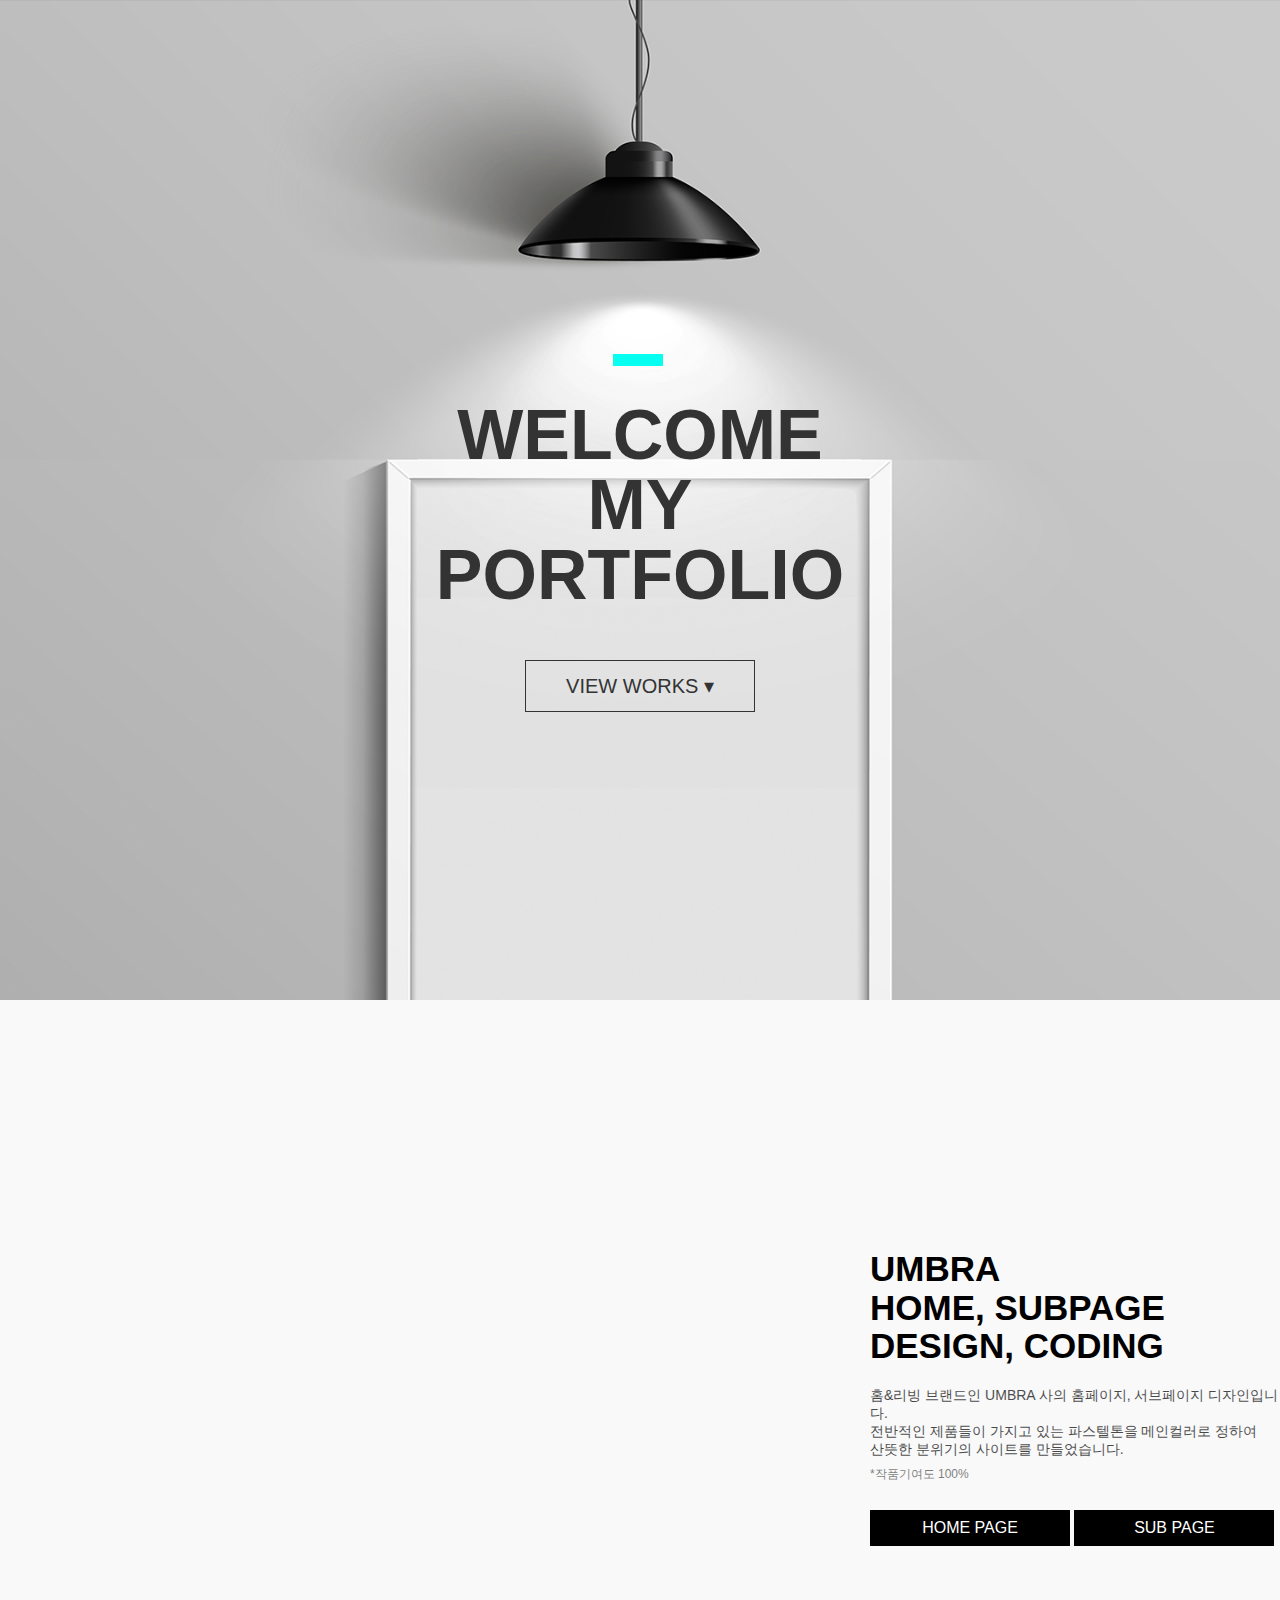
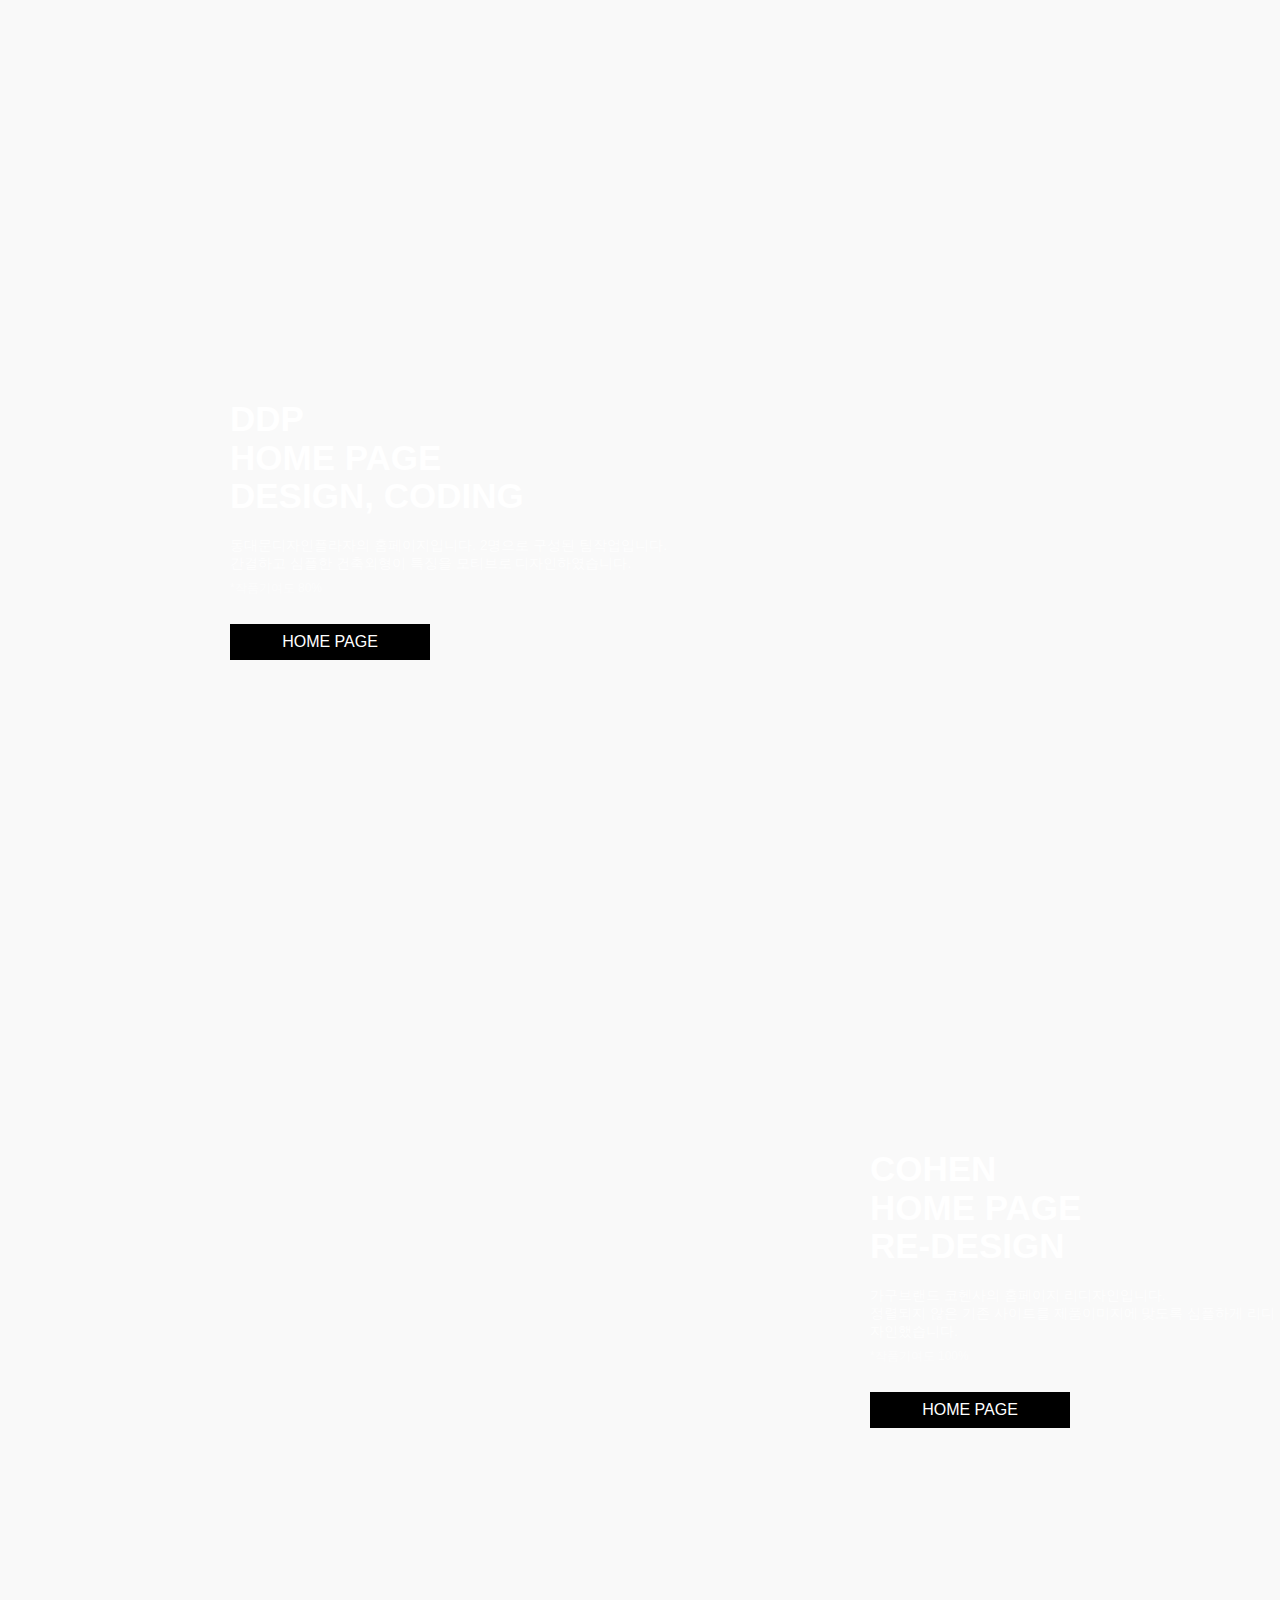
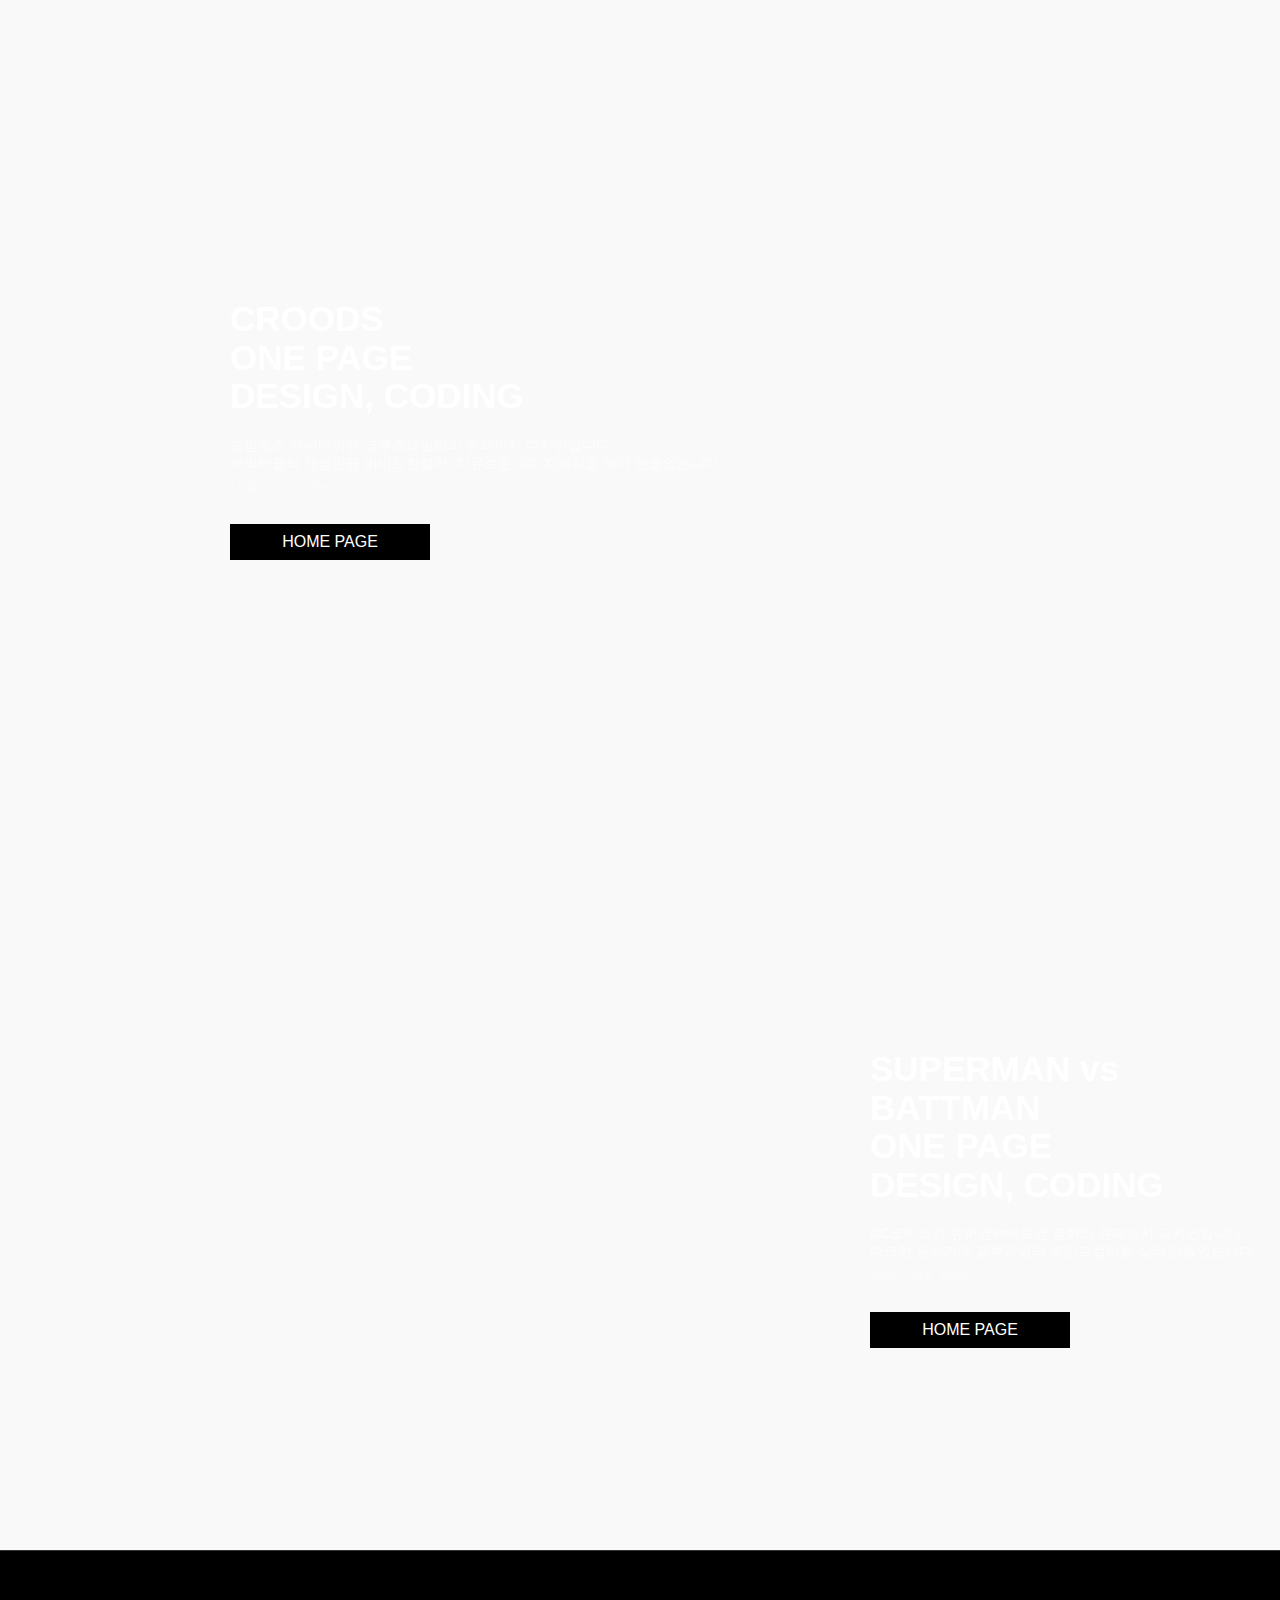
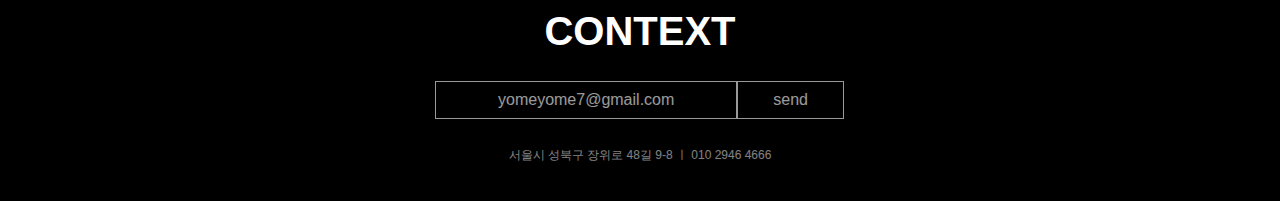
<file: index.html>
<!DOCTYPE html>
<html>
    <head>
        <meta charset="utf-8">
        <link rel="stylesheet" href="portfolio.css">
  
    </head>
	
	
	
	
    <body>
    <header>  
		<section class="main">
			<h1>WEL<span>C</span>OME<br>MY<br>PORTFOLIO</h1>
				<a href="#" class="main_more">VIEW WORKS ▾</a>
		</section>
	</header>
		
		
		<section class="content01">
			<div class="con_text_box1">
				<p class="con_title1">
					UMBRA<br> HOME, SUBPAGE<br>DESIGN, CODING</p>
				<p class="con_txt1">
					홈&리빙 브랜드인 UMBRA 사의 홈페이지, 서브페이지 디자인입니다.<br>
					전반적인 제품들이 가지고 있는 파스텔톤을 메인컬러로 정하여<br>
					산뜻한 분위기의 사이트를 만들었습니다.</p>
				<p class="work1">*작품기여도 100%</p>
				
				<div class="more_box">
					<a href="umbra/main/index1.html" class="more">HOME PAGE</a>
					<a href="umbra/sub/sub.html" class="more">SUB PAGE</a>
				</div>
			</div>
		</section>
		
		<section class="content02">
			<div class="con_text_box2">
				<p class="con_title">
					DDP<br> HOME PAGE<br>DESIGN, CODING</p>
				<p class="con_txt">
					동대문디자인플라자의 홈페이지입니다. 2명으로 구성된 팀작업입니다.<br>
					간결하고 심플한 건축외형이 특징을 모티브로 디자인하였습니다.</p>
				<p class="work">*작품기여도 80%</p>	
				
				
				<a href="ddp/ddp.html" class="more">HOME PAGE</a>
			</div>
		</section>
		
		<section class="content03">
			<div class="con_text_box1">
				<p class="con_title">
					COHEN<br> HOME PAGE<br>RE-DESIGN</p>
				<p class="con_txt">
					가구브랜드 코헨사의 홈페이지 리디자인입니다.<br>
					정렬되지 않은 기존 사이트를 제품이미지에 맞도록 심플하게 리디자인했습니다.</p>
				<p class="work">*작품기여도 100%</p>
				<a href="cohen/cohen.html" class="more">HOME PAGE</a>
			</div>
		</section>
		
		<section class="content04">
			<div class="con_text_box2">
				<p class="con_title">
					CROODS<br>ONE PAGE<br>DESIGN, CODING</p>
				<p class="con_txt">
					드림웍스 애니매이션 크루즈패밀리의 원페이지 디자인입니다.<br>
					캐릭터들의 개성만큼 비비드한컬러, 자유로운 이미지배치를 하여 만들었습니다.</p>
				<p class="work">*작품기여도 100%</p>
				<a href="croods/croods.html" class="more">HOME PAGE</a>
			</div>
		</section>
		
		<section class="content05">
			<div class="con_text_box1">
				<p class="con_title">
					SUPERMAN vs BATTMAN<br>ONE PAGE<br>DESIGN, CODING</p>
				<p class="con_txt">
					DC코믹스의 슈퍼맨vs배트맨 영화의 원페이지 디자인입니다.<br>
					다크한 분위기에 블루계열의 포인트컬러를 살려 만들었습니다.</p>
				<p class="work">*작품기여도 100%</p>
				<a href="Superman/superman.html" class="more">HOME PAGE</a>
			</div>
		</section>
	
		
		
		<footer>
			<div class="footer_box">
				<h3>CONTEXT</h3>
				<div class="email clearfixafter">
					<p class="e1">yomeyome7@gmail.com</p>
					<a href="http://www.yomeyome7@gmail.com" class="e2">send</a>
				</div>
				<p class="my">서울시 성북구 장위로 48길 9-8  ㅣ  010 2946 4666</p>
			</div>
		</footer>
    </body>    
        
</html>
</file>
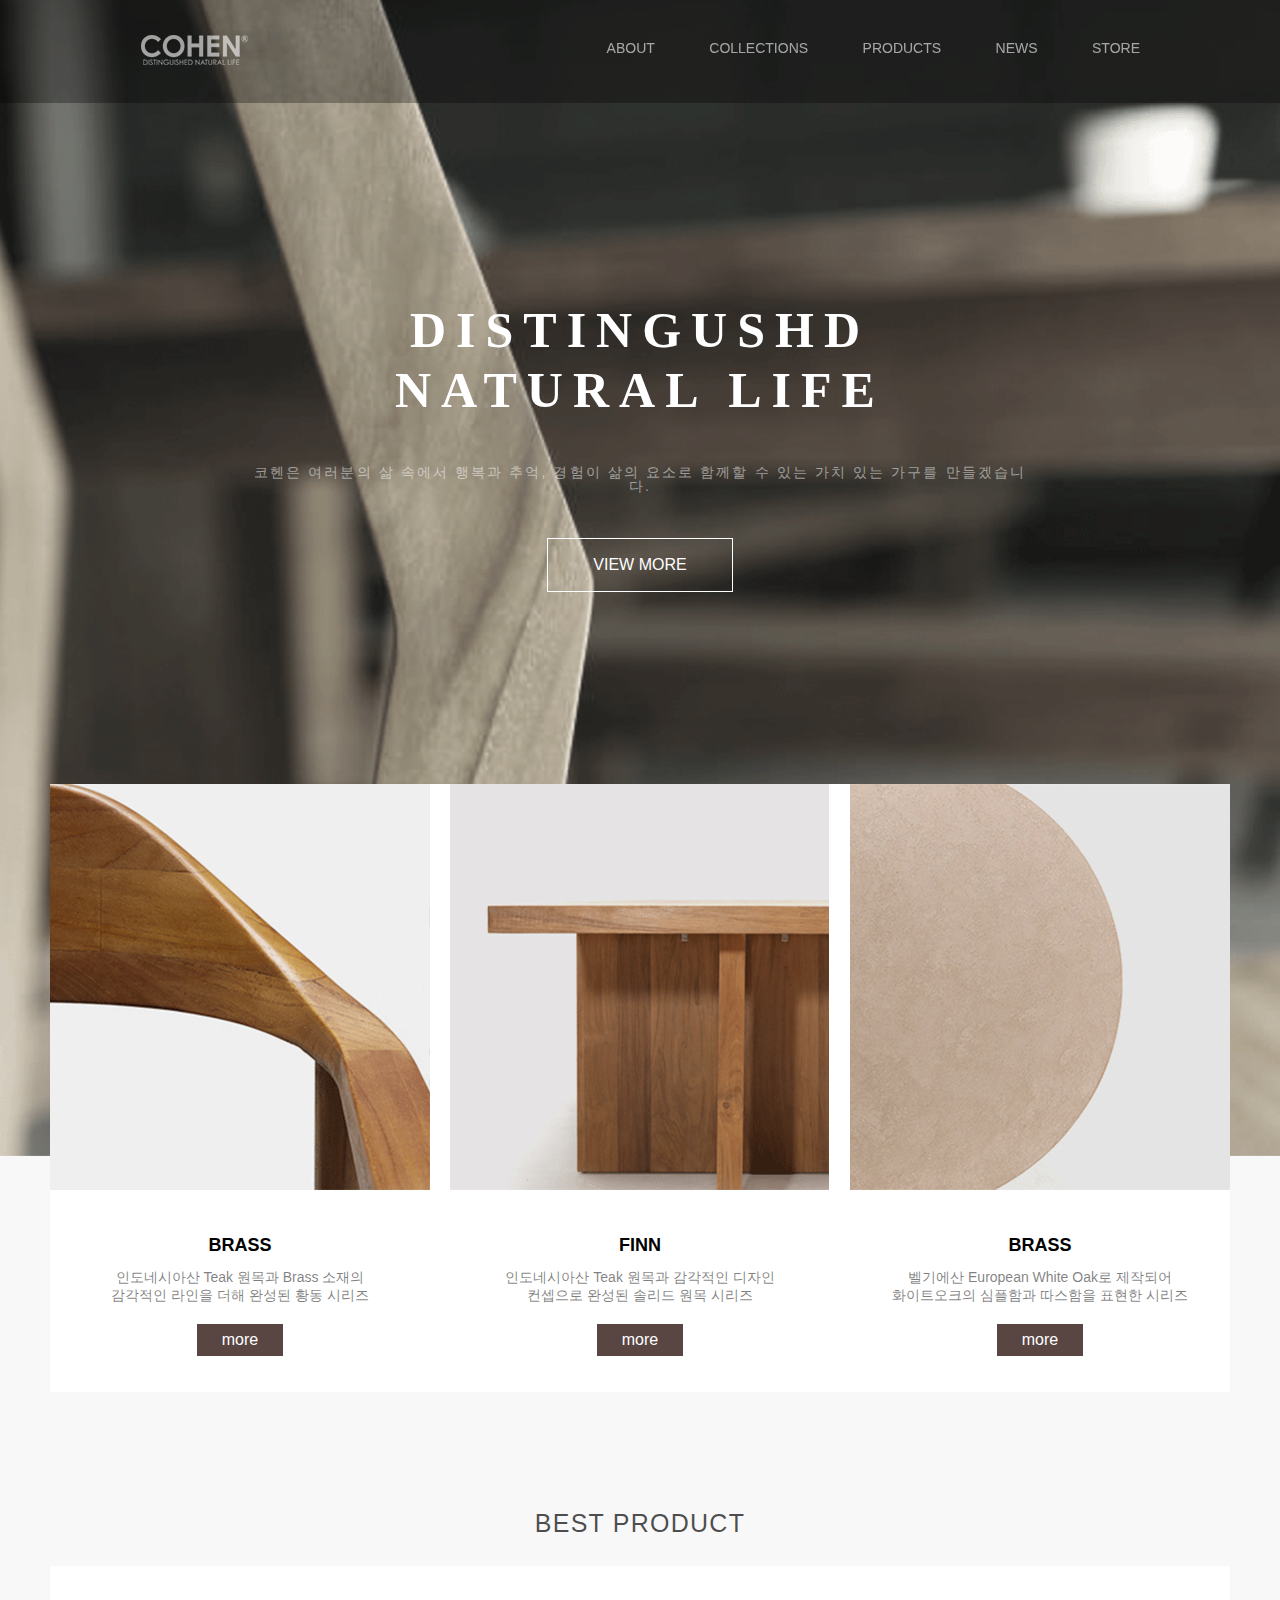
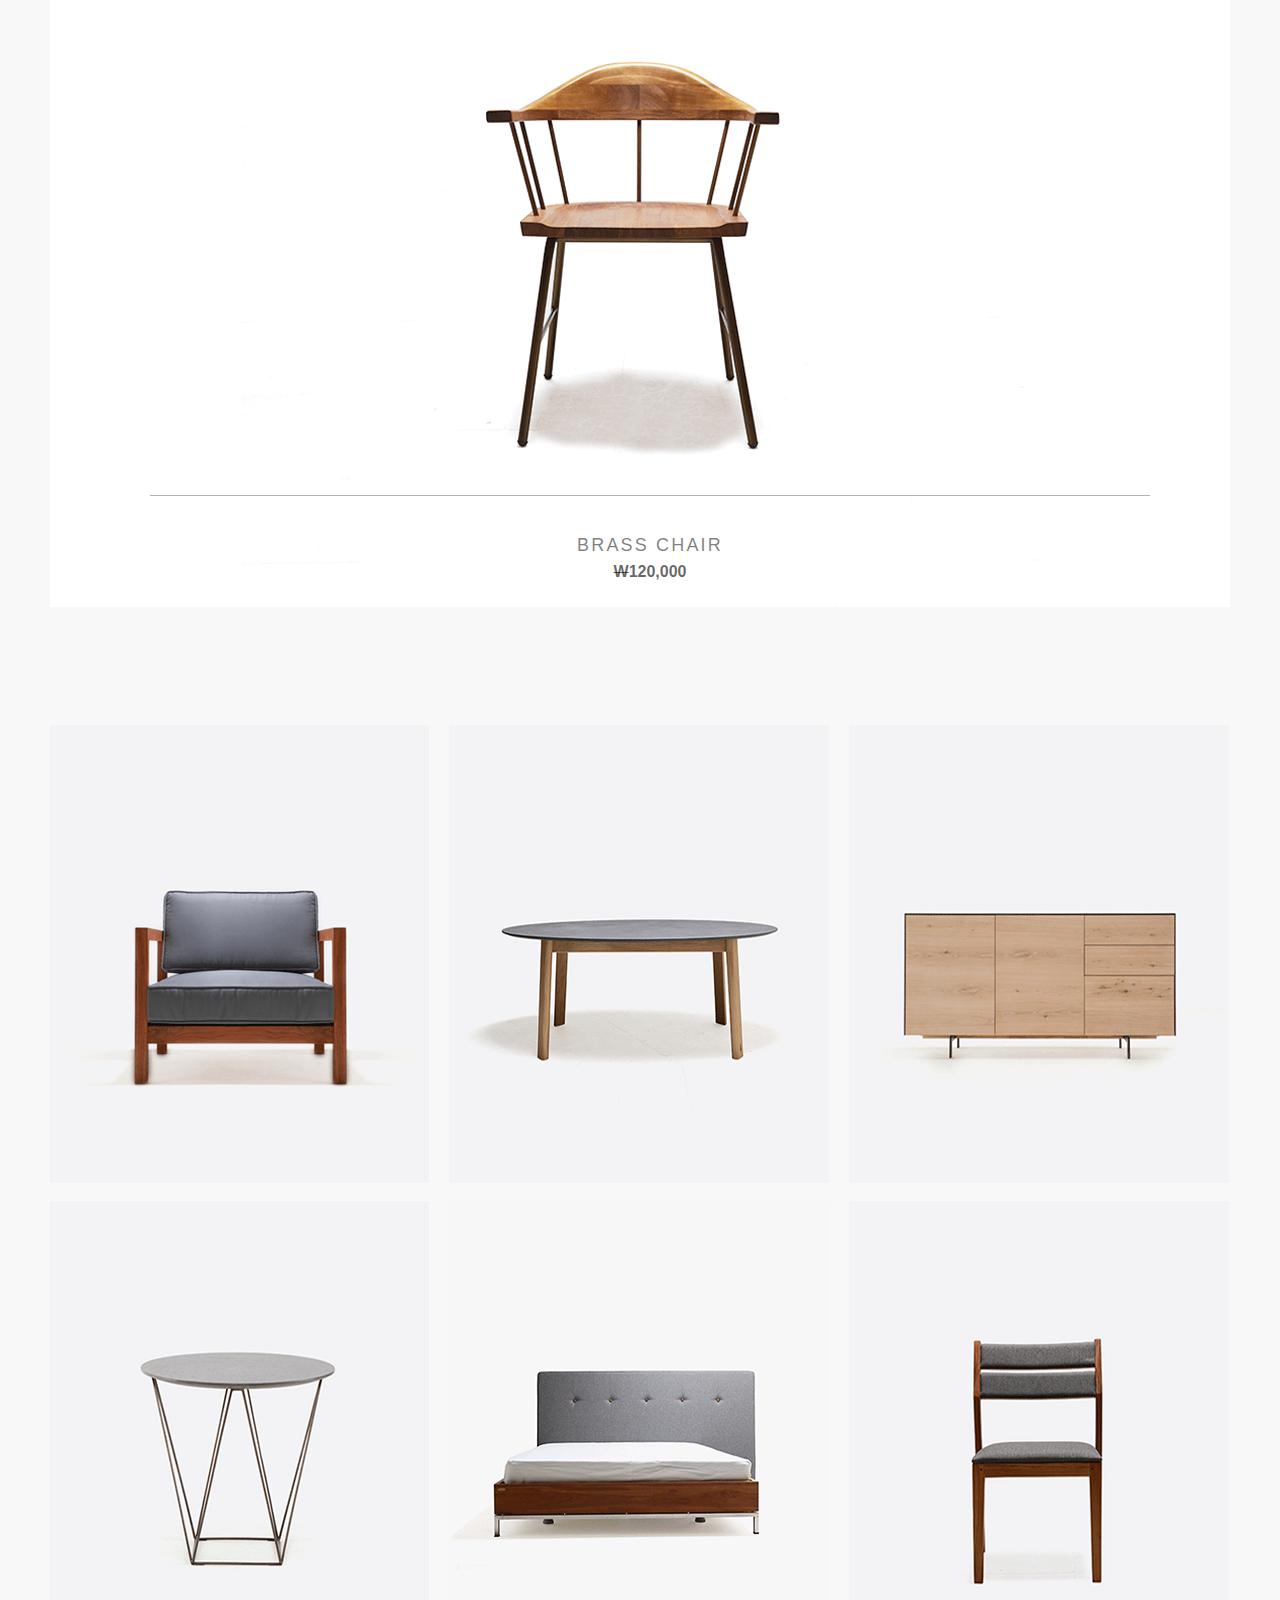
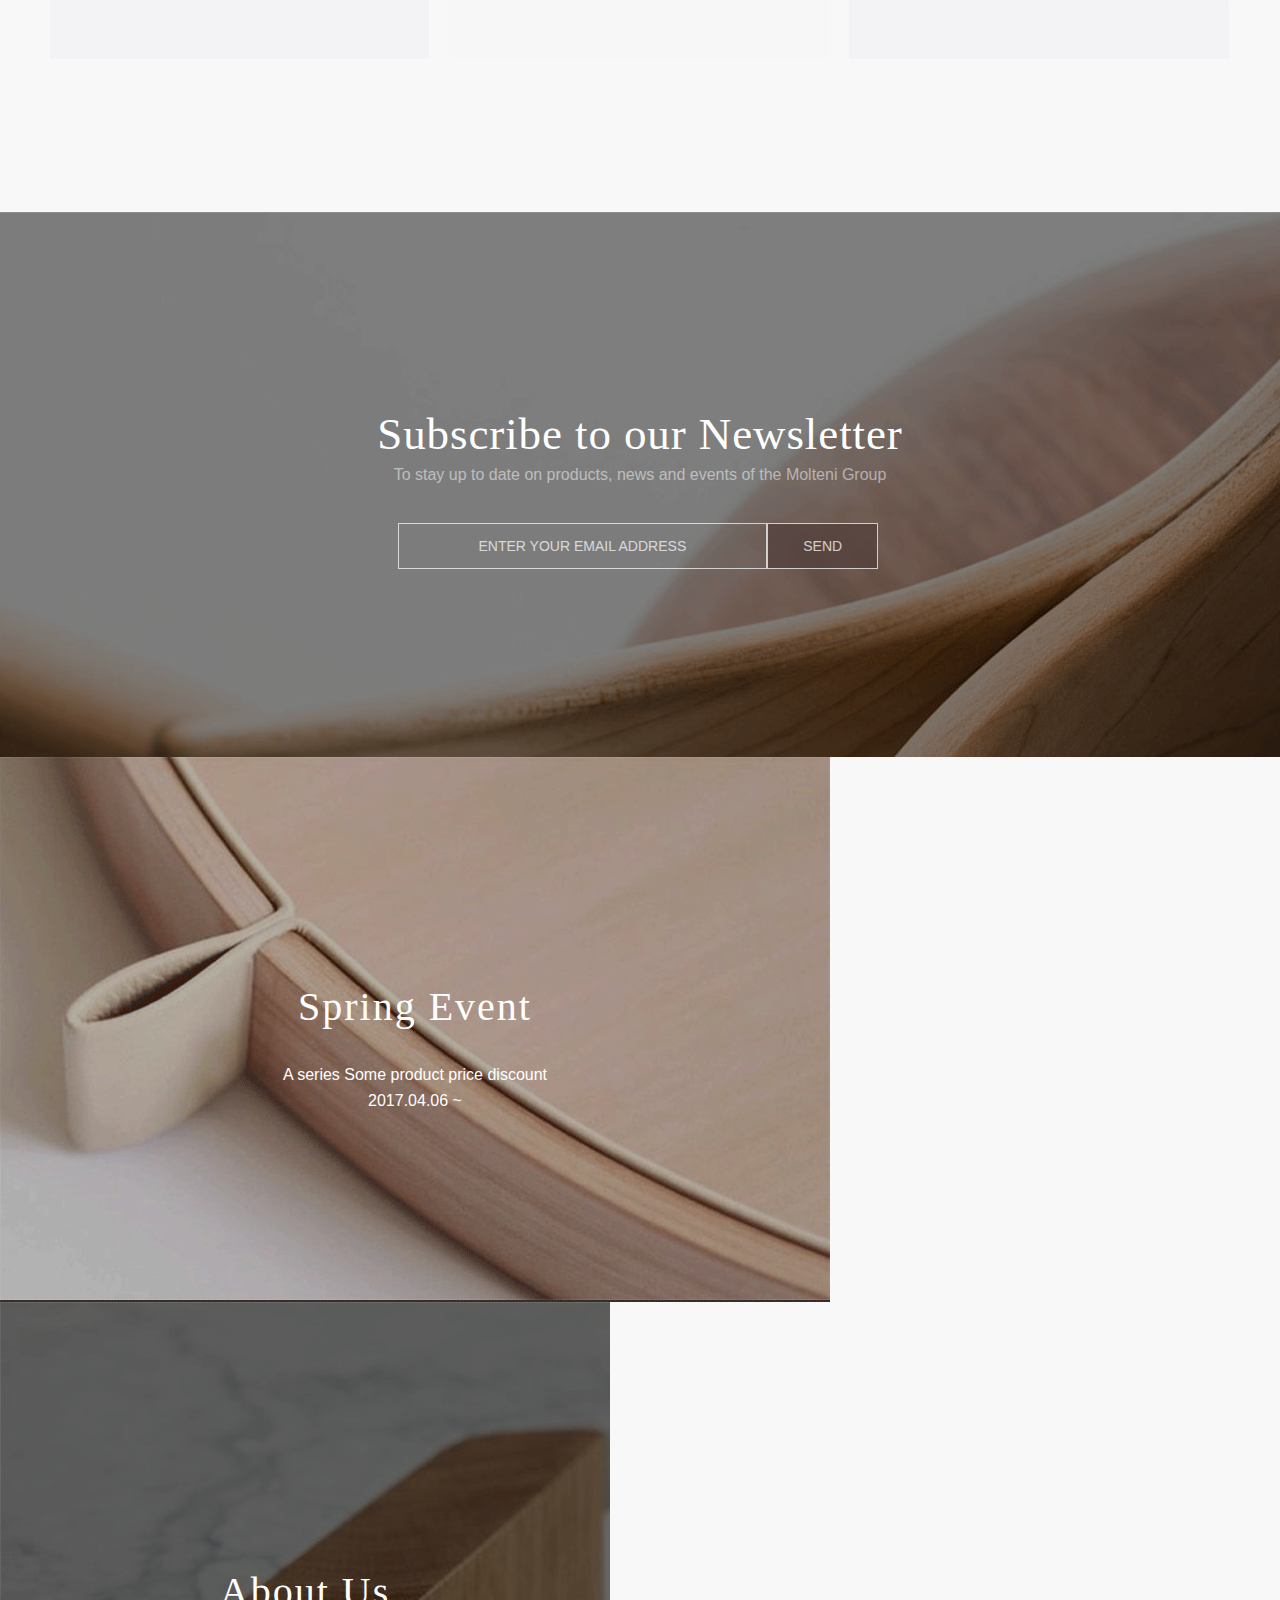
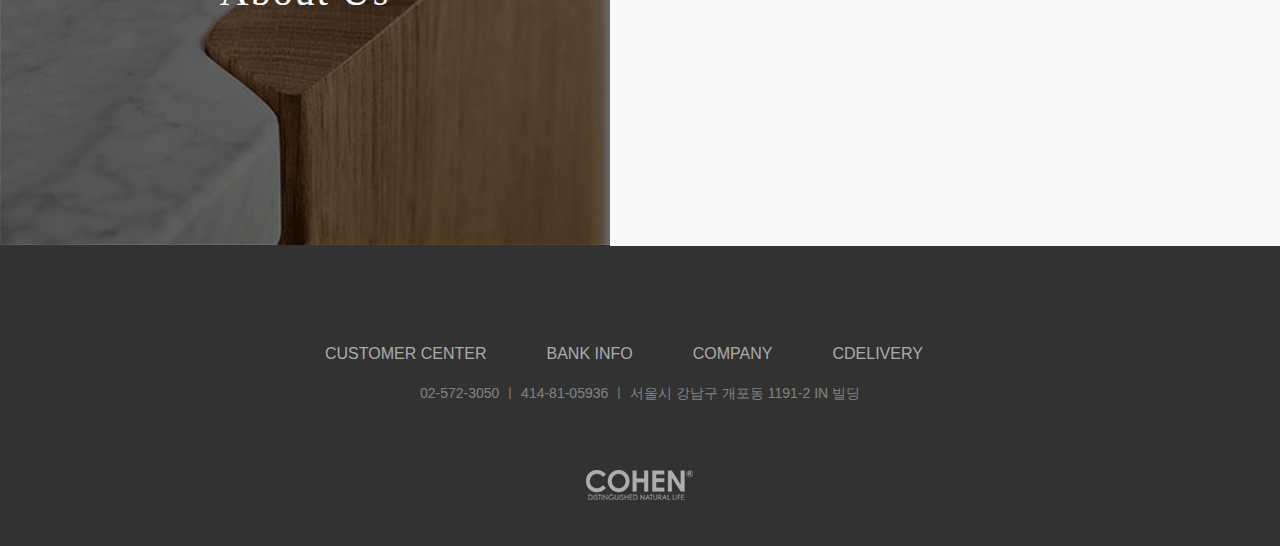
<file: cohen/cohen.html>
<!DOCTYPE html>
<html>
    <head>
        <meta charset="utf-8">
        <link rel="stylesheet" href="cohen.css">

    </head>
    
    <body>
		
        <header>
			<nav class="clearfixafter">
                <a href="#" class="logo"><img src="images/logo.png"></a>
                <ul>
                    <li><a href="#"><p>ABOUT</p></a></li>
                    <li><a href="#"><p>COLLECTIONS</p></a></li>
                    <li><a href="#"><P>PRODUCTS</P></a></li>
                    <li><a href="#"><P>NEWS</P></a></li>
					<li><a href="#"><P>STORE</P></a></li>
                 </ul>    
            </nav>
		</header>
		
		<section class="main_wrap">
			<div class="main_box">
				<h1>DISTINGUSHD<br>NATURAL LIFE</h1>
				<p>코헨은 여러분의 삶 속에서 행복과 추억, 경험이 삶의 요소로 함께할 수 있는 가치    있는 가구를 만들겠습니다.</p>
				<a href="#" class="main_more">VIEW MORE</a>
			</div>
			
			
			
			<div class="banner_wrap clearfixafter">
				<div class="con1">
					<img src="images/banner1.png">
					<p class="banner_txt"> <span>BRASS</span><br>
						인도네시아산 Teak 원목과 Brass 소재의<br>
						감각적인 라인을 더해 완성된 황동 시리즈</p>
					<a href="#">more</a>
				</div>
				
				<div class="con2">
						<img src="images/banner2.png">
					<p class="banner_txt"><span>FINN</span><br>
					인도네시아산 Teak 원목과 감각적인 디자인<br>	
					컨셉으로 완성된 솔리드 원목 시리즈</p>
					<a href="#">more</a>
				</div>
				
				<div class="con3">
					<img src="images/banner3.png">
					<p class="banner_txt"><span>BRASS</span><br>
					벨기에산 European White Oak로 제작되어<br>
					화이트오크의 심플함과 따스함을 표현한 시리즈</p>
					<a href="#">more</a>
				</div>
			</div>
		</section>
		
		
		
		<h2>BEST PRODUCT</h2>
		
		<section class="best_box">
				<img src="images/product.png">
				<div class="best_txt">
					<p class="b1">BRASS CHAIR</p>
					<p class="b2"><span>W</span>120,000</p>
				</div>
		</section>
		
		

		
		<section class="product_wrap">
			
			<a href="#">
			<img  width="380" height="458" src="images/pro1.png" 	 			onMouseOver="this.src='images/pro1-1.png'"
				onMouseOut="this.src='images/pro1.png'"
				class="pro1"></a>
			
			<a href="#">
			<img  width="380" height="458" src="images/pro2.png" 	 			onMouseOver="this.src='images/pro2-1.png'"
				onMouseOut="this.src='images/pro2.png'"
				 class="pro2"></a>
			
			<a href="#">
			<img  width="380" height="458" src="images/pro3.png" 	 			onMouseOver="this.src='images/pro3-1.png'"
				onMouseOut="this.src='images/pro3.png'"
				class="pro3"> </a>
			
			<a href="#">
			<img  width="380" height="458" src="images/pro4.png" 	 			onMouseOver="this.src='images/pro4-1.png'"
				onMouseOut="this.src='images/pro4.png'"
				class="pro4"></a>
			
			<a href="#">
			<img  width="380" height="458" src="images/pro5.png" 	 			onMouseOver="this.src='images/pro5-1.png'"
				onMouseOut="this.src='images/pro5.png'"
				class="pro5"></a>
			
			<a href="#">
			<img  width="380" height="458" src="images/pro6.png" 	 			onMouseOver="this.src='images/pro6-1.png'"
				onMouseOut="this.src='images/pro6.png'"
				class="pro6"></a>
		</section>
		
		
		
		
		<section class="foot_img_wrap clearfixafter">
		
		<div class="foot1">
		<img src="images/footer1.png">
			<div class="foot1_txt">
				<p class="f1">Subscribe to our Newsletter</p>
				<p class="f1-1">To stay up to date on products, 
					news and events of the Molteni Group</p>
				<div class="email_box">
				<p class="email">ENTER YOUR EMAIL ADDRESS</p>
				<a href="#" class="send">SEND</a>
				</div>
			</div>
		</div>
			
		<div class="foot2">
			<img src="images/footer2.png">
			<div class="foot2_box">
				<p class="f2_t">Spring Event</p>
				<p class="f2_t1">A series Some product price discount<br>
				<span>2017.04.06 ~</span></p>
			</div>
		</div>
			
		<div class="foot3">
			<img src="images/footer3.png">
				<p class="f3">About Us</p>
		</div>
		</section>
		
		
		
		<footer>
			<ul>
				<a href="#"><li>CUSTOMER CENTER</li></a>
				<a href="#"><li>BANK INFO</li></a>
				<a href="#"><li>COMPANY</li></a>
				<a href="#"><li>CDELIVERY</li></a>
				<p class="li_txt">02-572-3050  ㅣ  414-81-05936  ㅣ  서울시 강남구 개포동 1191-2 IN 빌딩</p>
			</ul>
		
			<img src="images/logo.png">
		</footer>
</file>
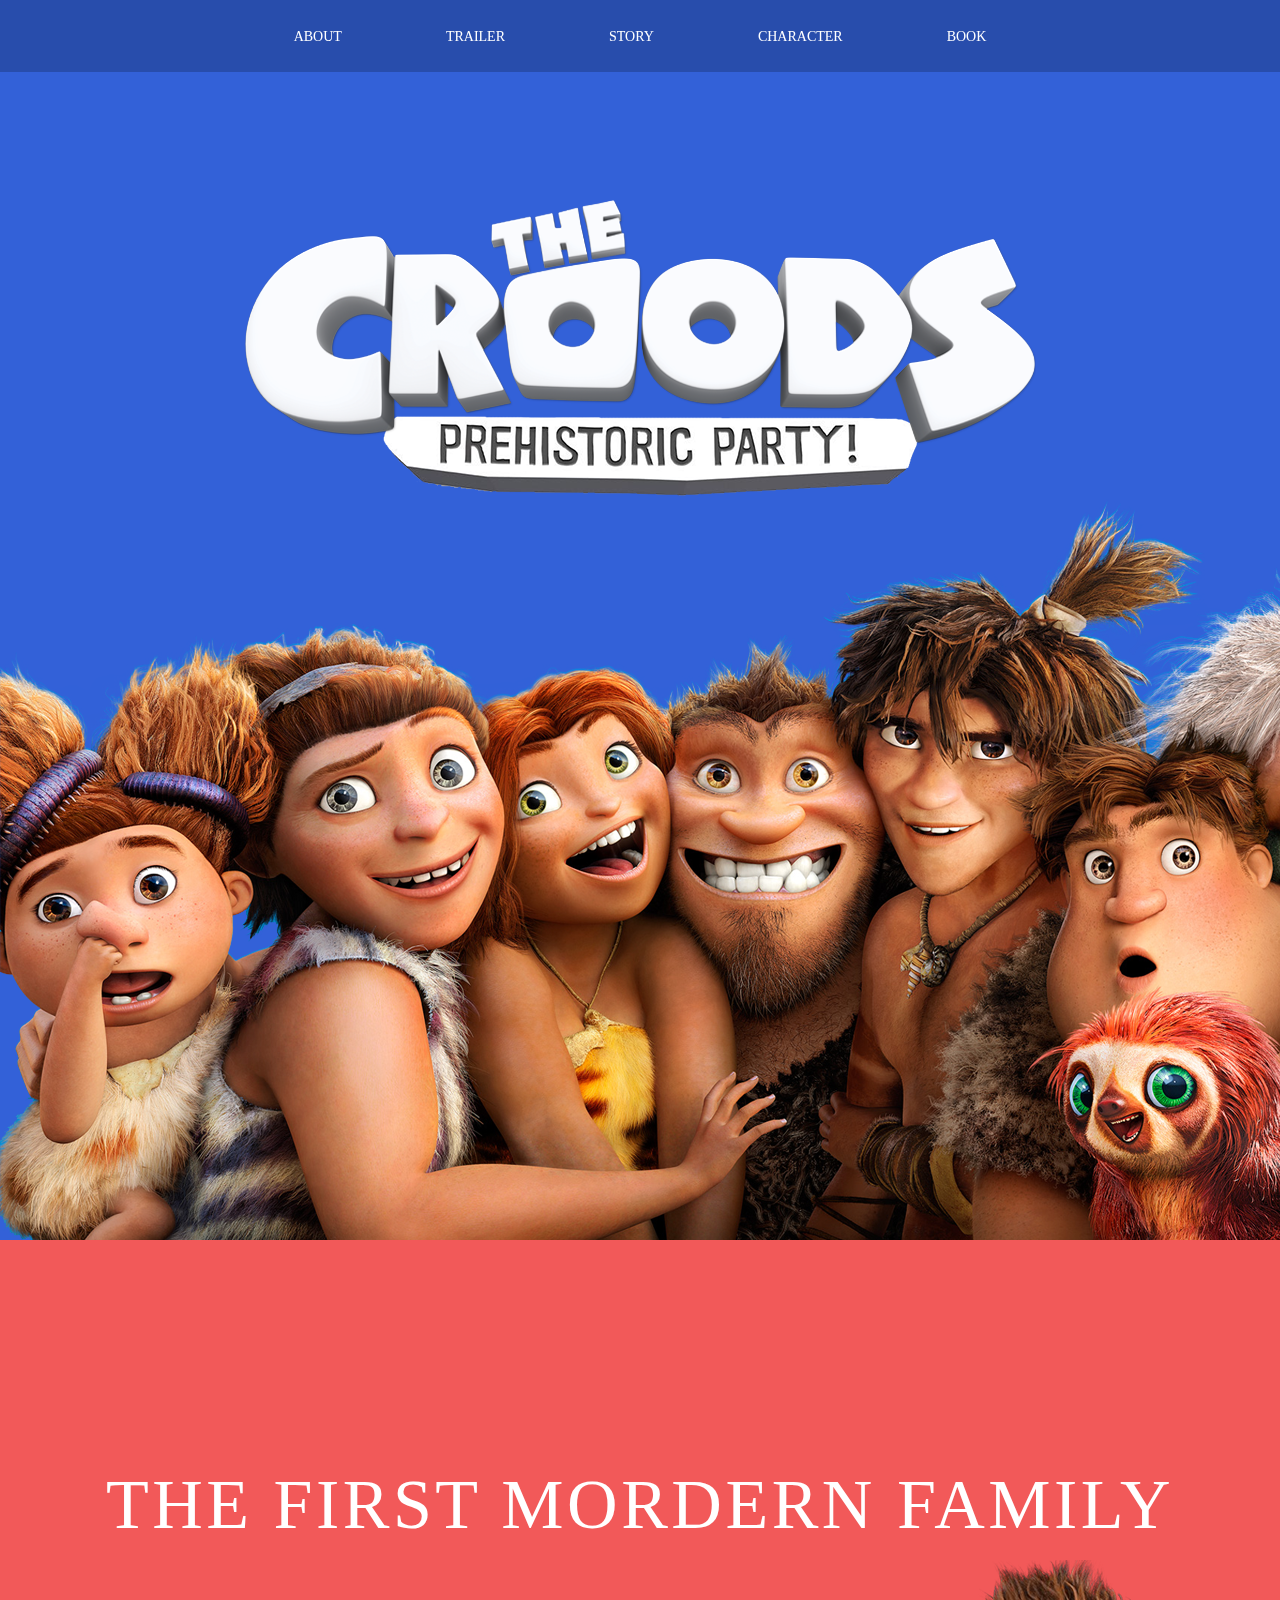
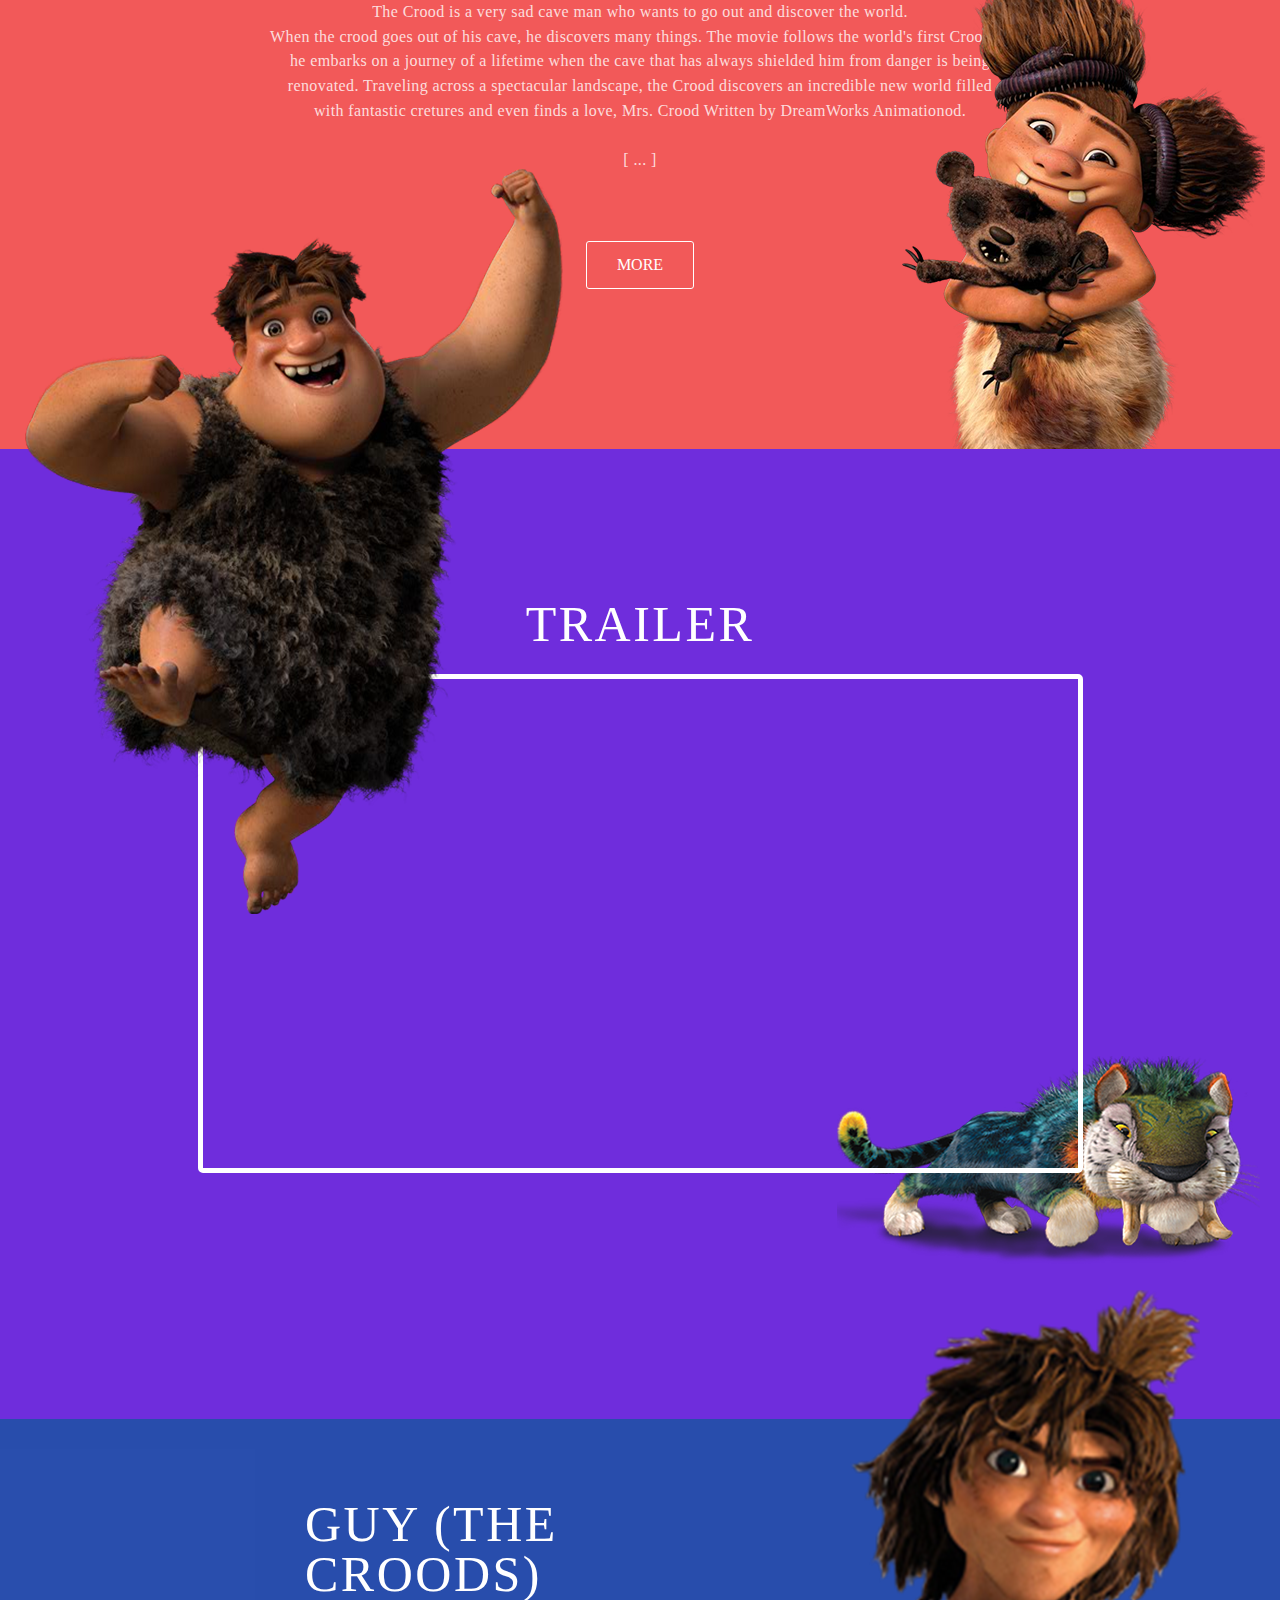
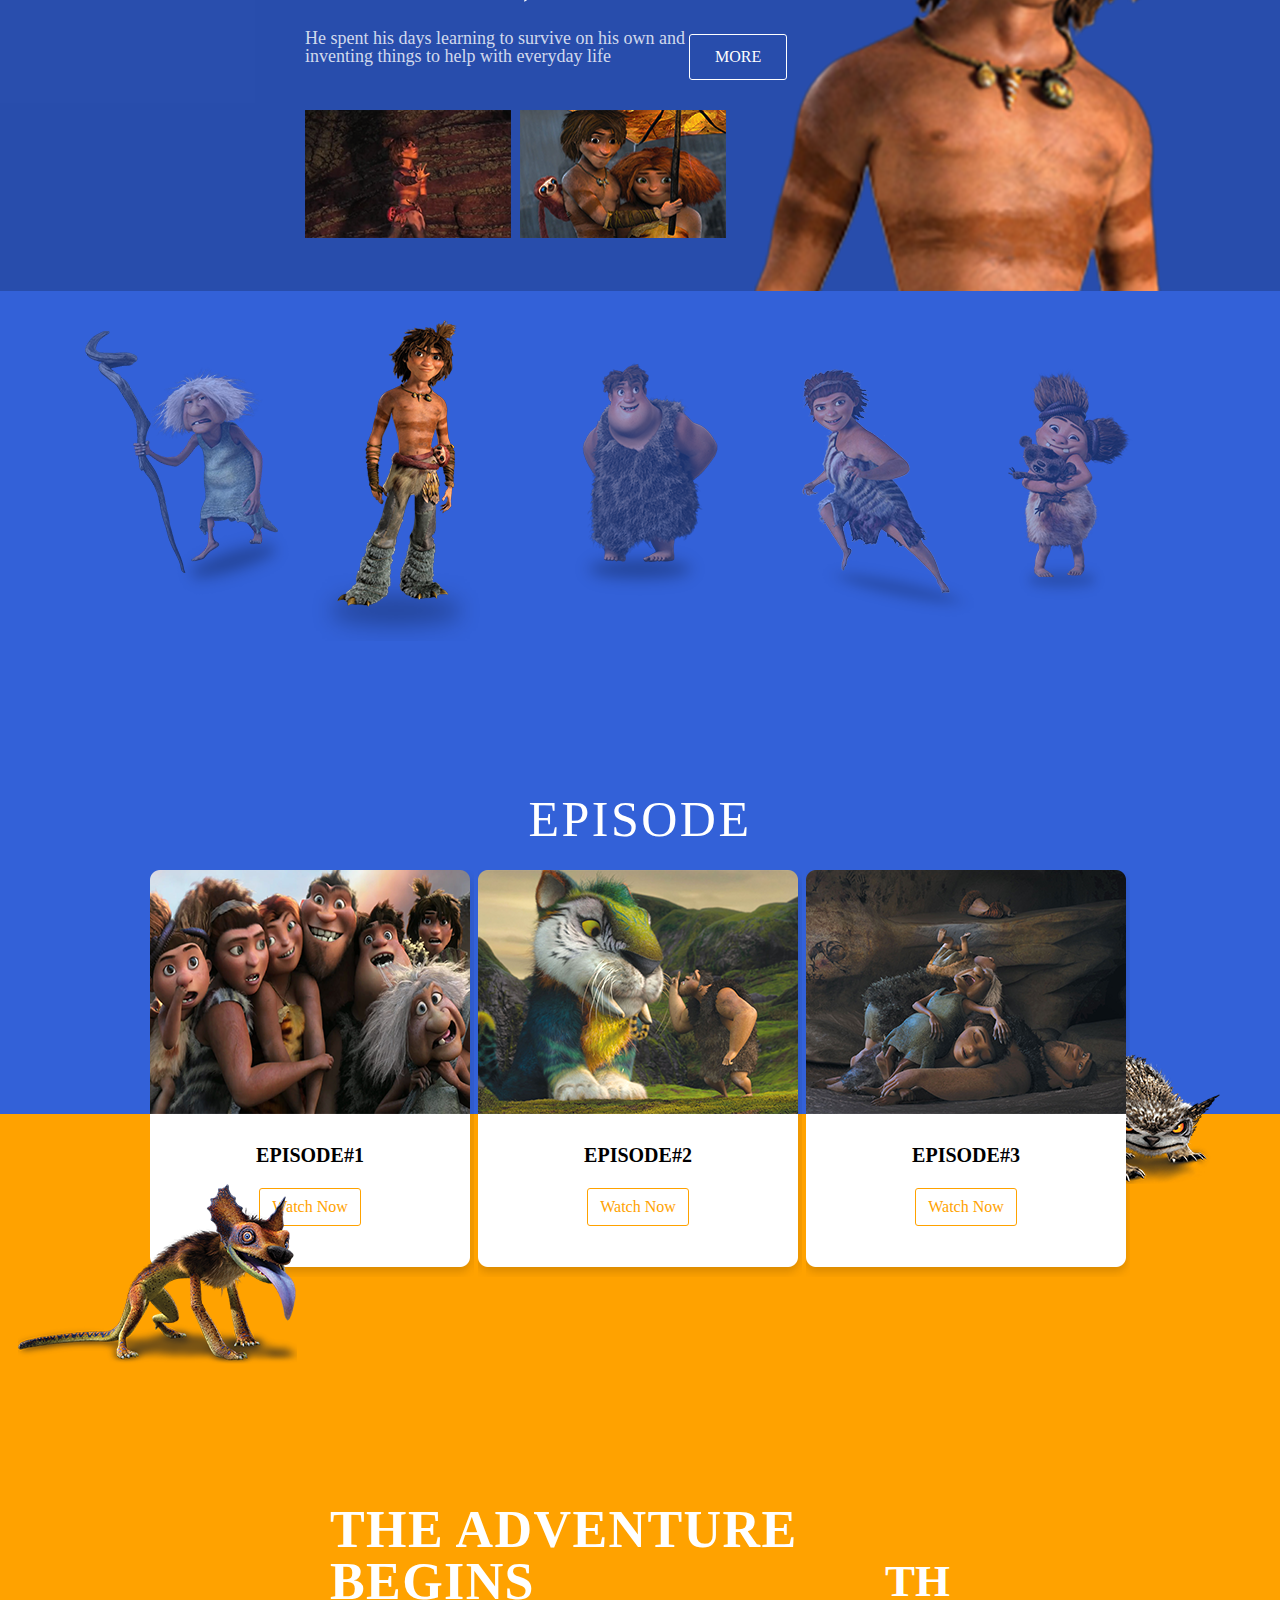
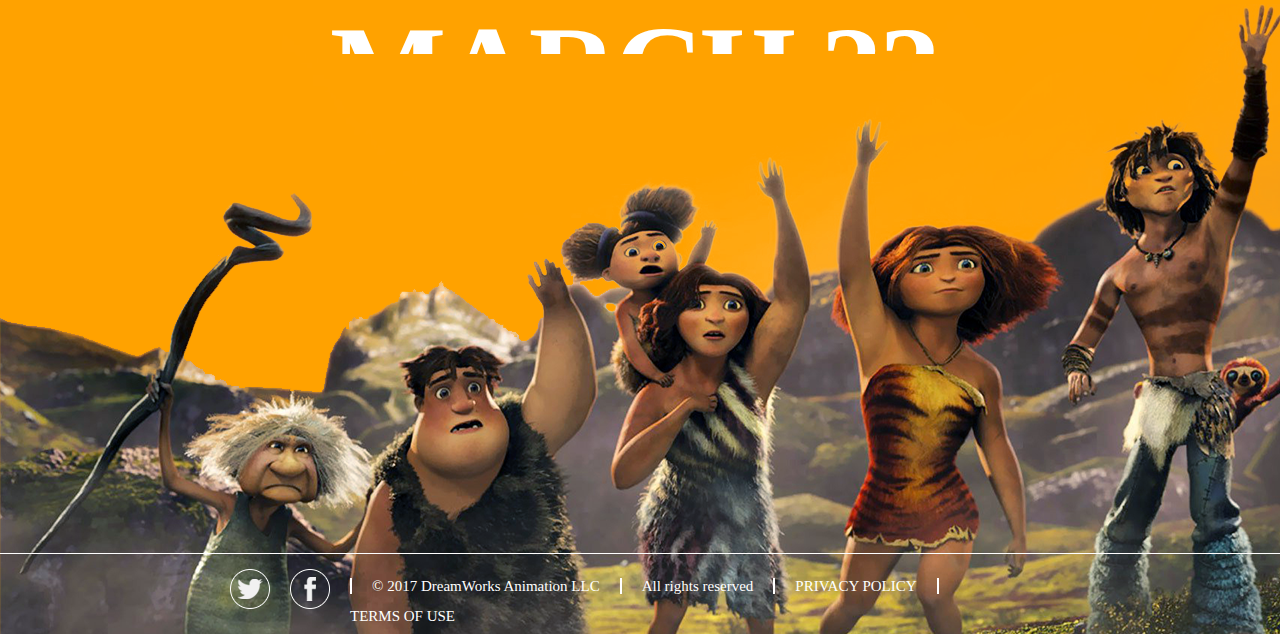
<file: croods/croods.html>
<!DOCTYPE html>
<html>
    <head>
        <meta charset="utf-8">
        <link rel="stylesheet" href="croods.css">
        <link href='https://fonts.googleapis.com/css?family=Roboto+Condensed:400,300,700' rel='stylesheet' type='text/css'>

    </head>
    
    
    <body>
       <header>
          <nav>
             <ul>
				<li><a href="#">ABOUT</a></li>
				<li><a href="#">TRAILER</a></li>
                <li><a href="#">STORY</a></li>
                <li><a href="#">CHARACTER</a></li>
                <li><a href="#">BOOK</a></li>
             </ul>    
           </nav>
        </header>
       
	
		
		

		
		<div class="title_box">
			<img src="images/logo.png" class="logo">
			<img src="images/title_img.png" class="title_img">
		</div>
		
		
		
		
		<div class="story_box"> 
			<p class="story_title"> THE FIRST MORDERN FAMILY</p>
			<p class="story_txt">
				The Crood is a very sad cave man who wants to go out and discover the world. <br>
				When the crood goes out of his cave, he discovers many things. The movie follows the world's first Crood as <br>
				he embarks on a journey of a lifetime when the cave that has always shielded him from danger is being <br>
				renovated. Traveling across a spectacular landscape, the Crood discovers an incredible new world filled <br>
				with fantastic cretures  and even finds a love, Mrs. Crood Written by DreamWorks Animationod.
				<br><br>[ ... ]
			</p>
			<a href="#" class="story_more">MORE</a>
			<img src="images/story_01.png" class="story_img">
		</div>
		
		
		
		
		
		<div class="trailer_box">
			<div class="move">
				<iframe src="https://player.vimeo.com/video/80294222" width="875" height="489" frameborder="0" webkitallowfullscreen mozallowfullscreen allowfullscreen></iframe>
			</div>
			<p>TRAILER</p>
				<img src="images/trailer_01.png" class="trailer_01">
				<img src="images/trailer_02.png" class="trailer_02"> 
			
		</div>
			

		
		<div class="character_box">
	
			<span class="character_title_box">
				<p class="character_title">GUY (THE CROODS)</p>
				<p class="character_txt">
					He spent his days learning to survive on his own and
					<br>inventing things to help with everyday life</p>
				<p class="character_more">MORE</p>
	
				<span class="character_img_box">
					<img src="images/croods_01.png" class="croods_01">
					<img src="images/croods_02.png" class="croods_02">
				</span>	
			</span>
			
			<img src="images/croods.png" class="croods_img">
		</div>
		
		
		
		
		
		<div class="people_box">
		     <ul>
				<li><a href="#"><img src="images/character_01.png"></a></li>
				<li><a href="#"><img src="images/character_02.png"\></a></li>
				<li><a href="#"><img src="images/character_03.png"\></a></li>
				<li><a href="#"><img src="images/character_04.png"\></a></li>
				<li><a href="#"><img src="images/character_05.png"\></a></li>
             </ul>  
		</div>
		
		
		
		
		<p class="episode">EPISODE</p>
		
		
			<div class="footer_box"> 
				<div class="episode_box">
					<ul>
						<li>
							<a href="#"><img src="images/episode_01.png"></a>
							<div class="epi_wapper">
								<p class="episode_title">EPISODE#1</p>
								<p class="episode_btn">Watch Now</p>
							</div>
						</li>
						
						<li><a href="#"><img src="images/episode_02.png"></a>
							<div class="epi_wapper">
								<p class="episode_title">EPISODE#2</p>
								<p class="episode_btn">Watch Now</p>
							</div>
						</li>
						<li><a href="#"><img src="images/episode_03.png"></a>
							<div class="epi_wapper">
								<p class="episode_title">EPISODE#3</p>
								<p class="episode_btn">Watch Now</p>
							</div>
						</li>		
				</ul>
				</div>
				
				<img src="images/cat.png" class="cat">
				<img src="images/fox.png" class="fox">
			
				
				<div class="footer_wapper">
					<div class="footer_txt_box">
						<p class="txt_1">THE ADVENTURE BEGINS</p>
						<p class="txt_2">MARCH 22</p>
						<p class="txt_3">TH</p>
					</div>	
				</div>
				
			</div>


				
	
        <footer>    
			<img src="images/footer.png" class="footer_back_img">
			
			<div class="footer_menu_box">
				<div class="footer-wrapper clearfixafter">
					<div class="follow-img">
						<a href="#"><img src="images/twitter.png"></a>
						<a href="#"><img src="images/facebook.png"></a>
					</div>

				<ul class="footer-txt">
					<li class="footer-txt-1">
						<a href="#">© 2017 DreamWorks Animation LLC</a></li>
					<li class="footer-txt-2"><a href="#">All rights reserved</a></li>
					<li class="footer-txt-3"><a href="#">PRIVACY POLICY</a></li>
					<li><a href="#">TERMS OF USE</a></li>
				</ul>
				</div>
			</div>
			
        </footer>
		
    </body>
<html>
</file>
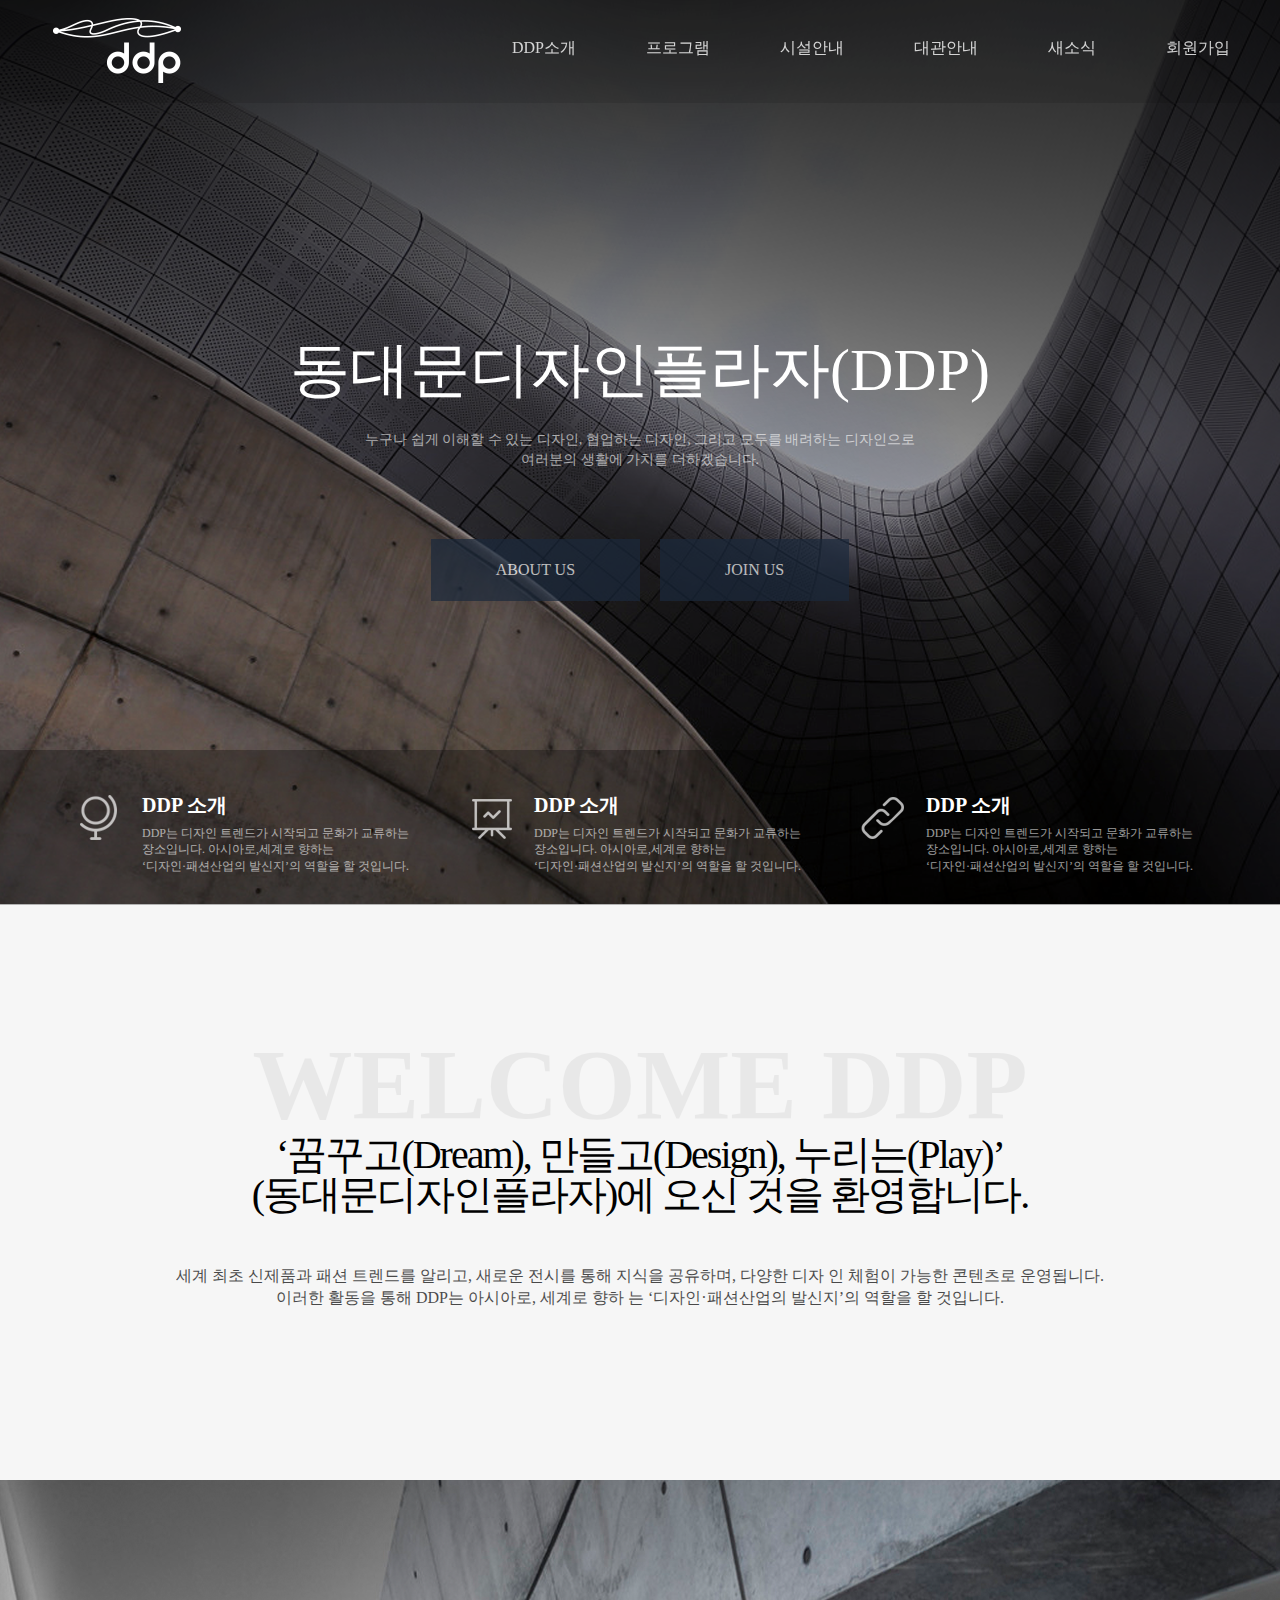
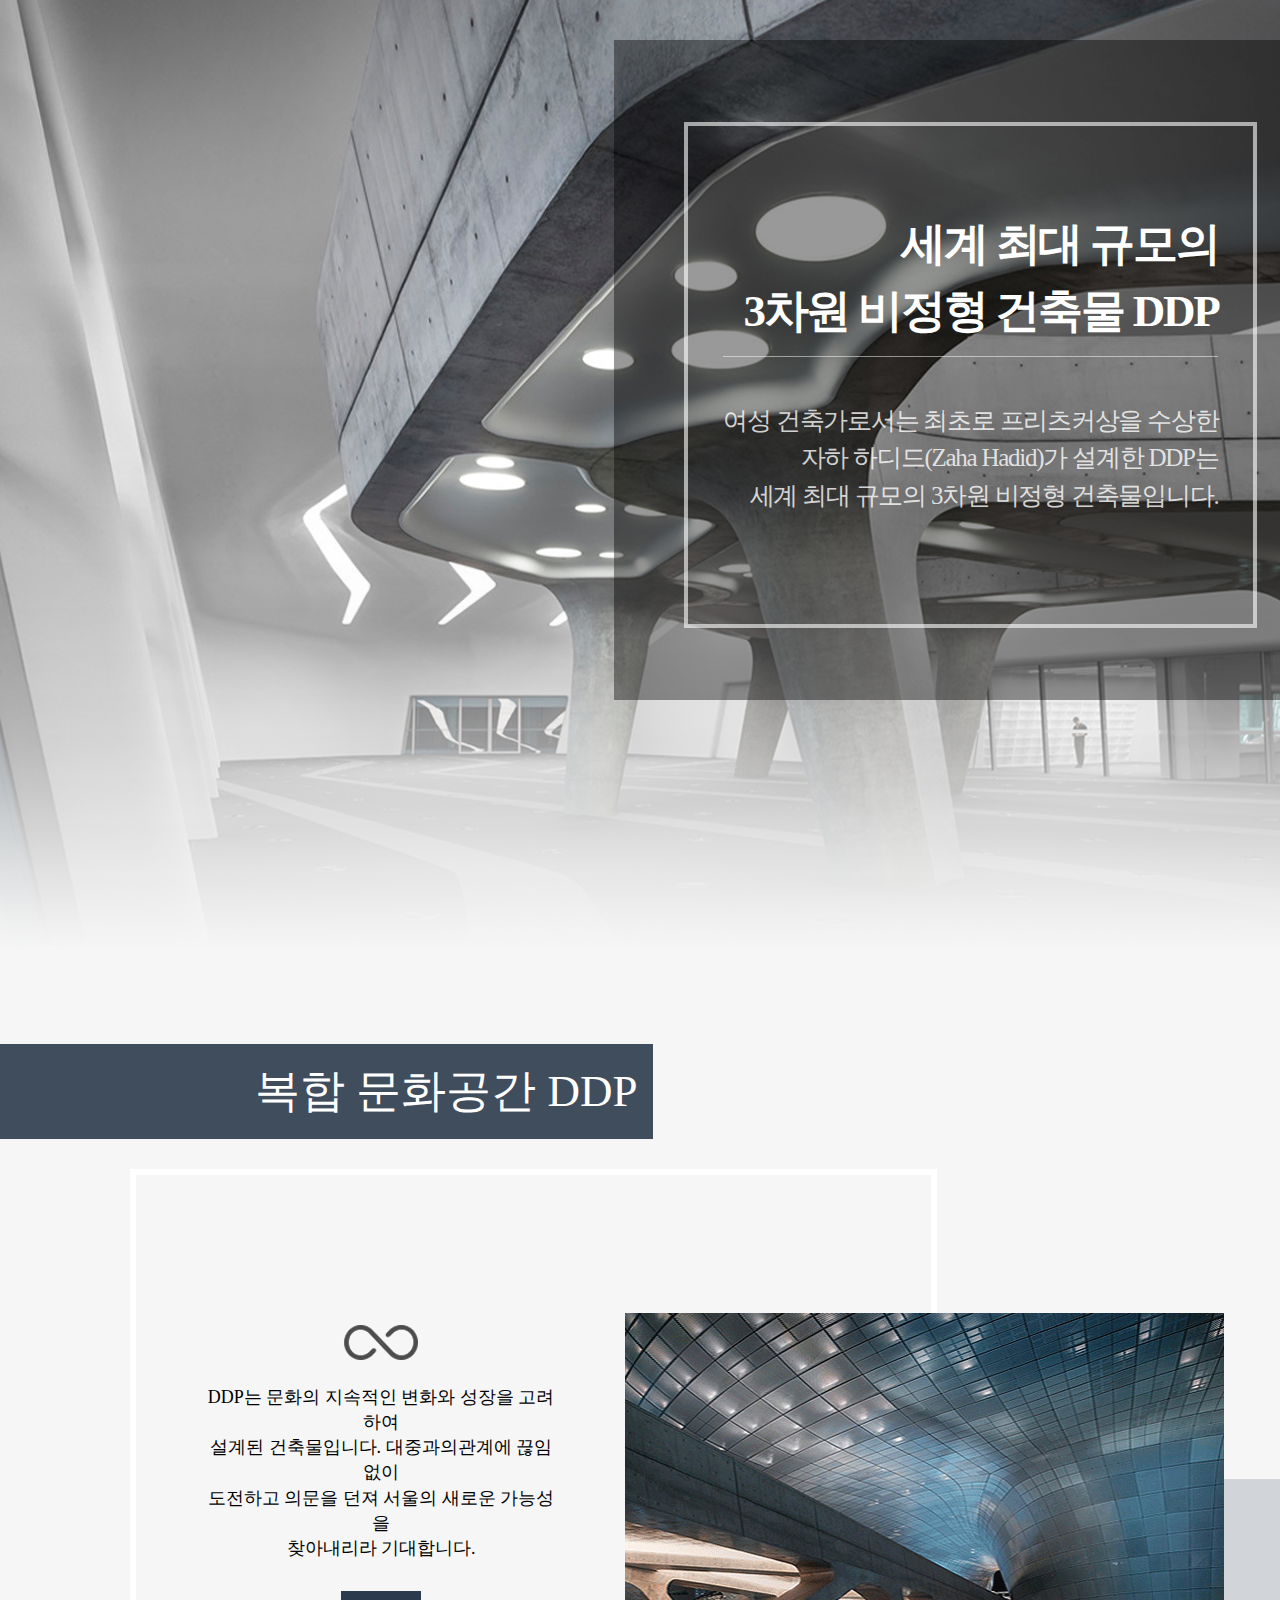
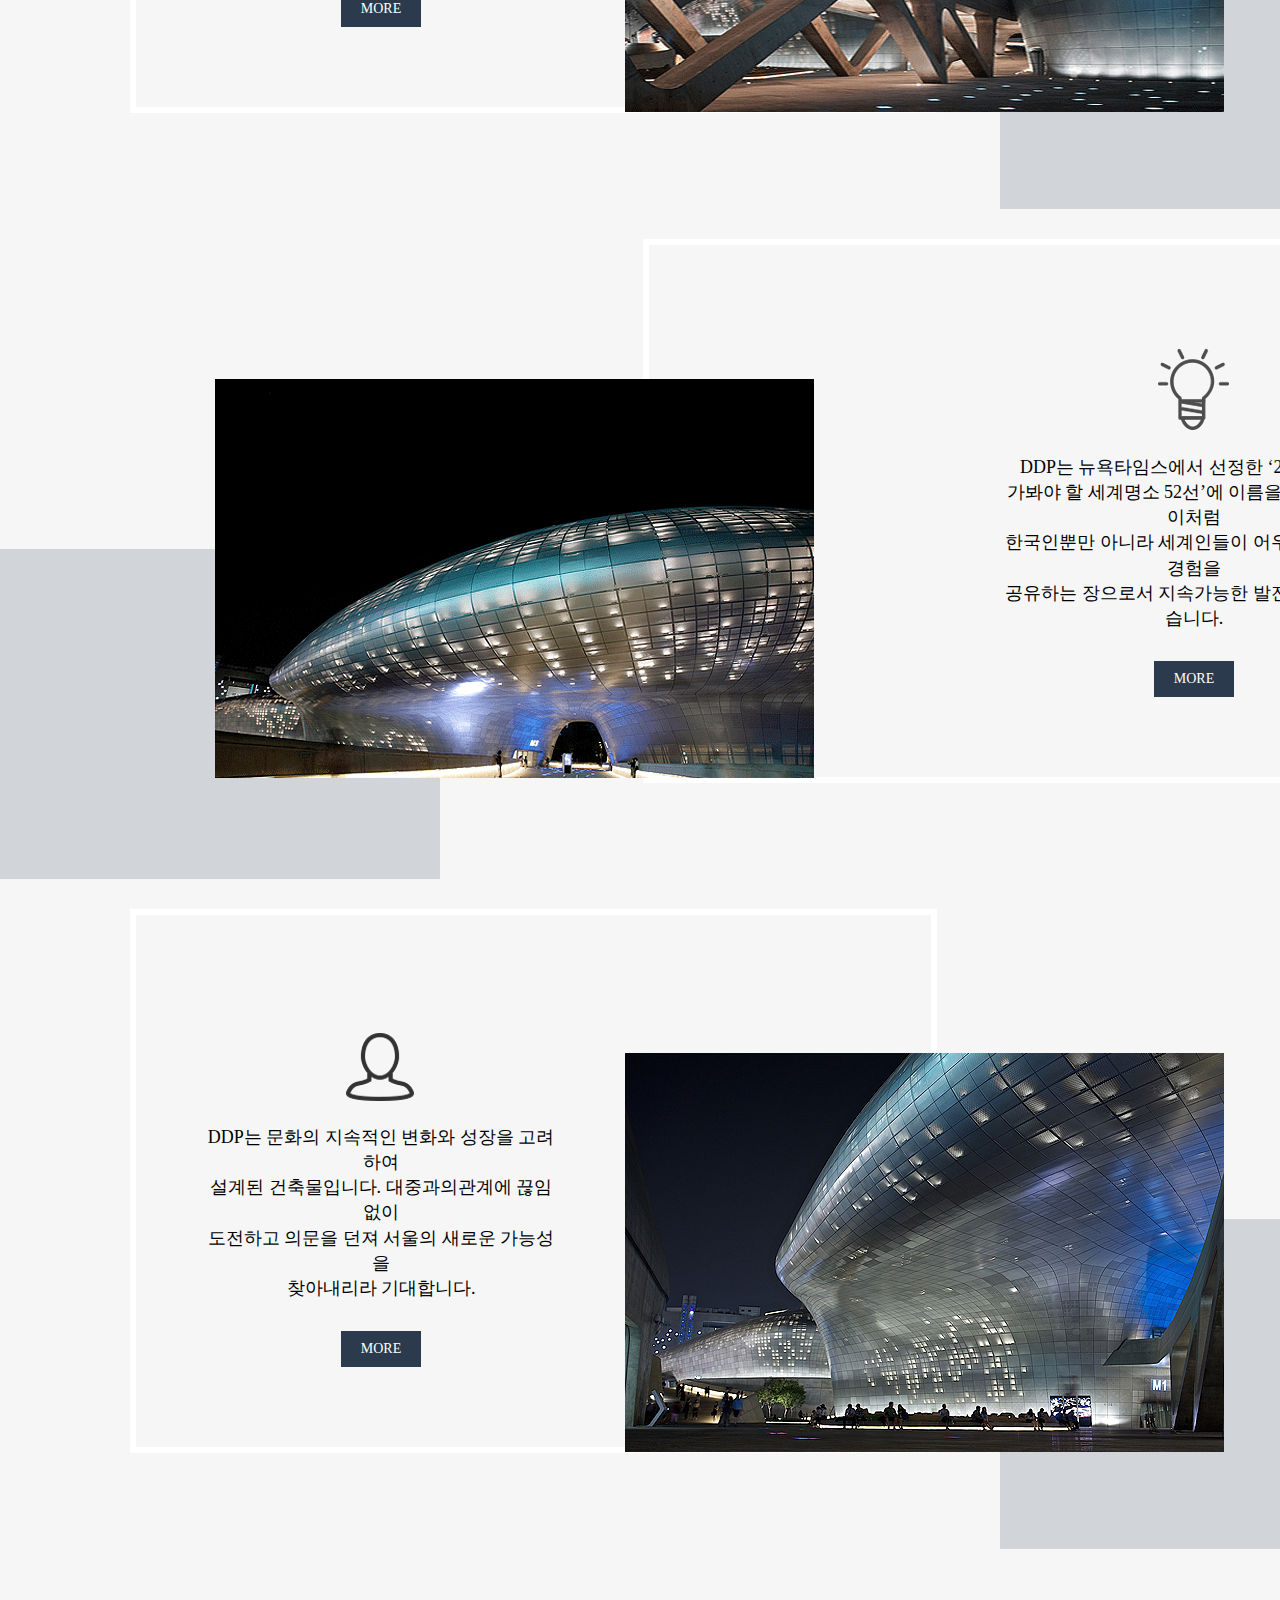
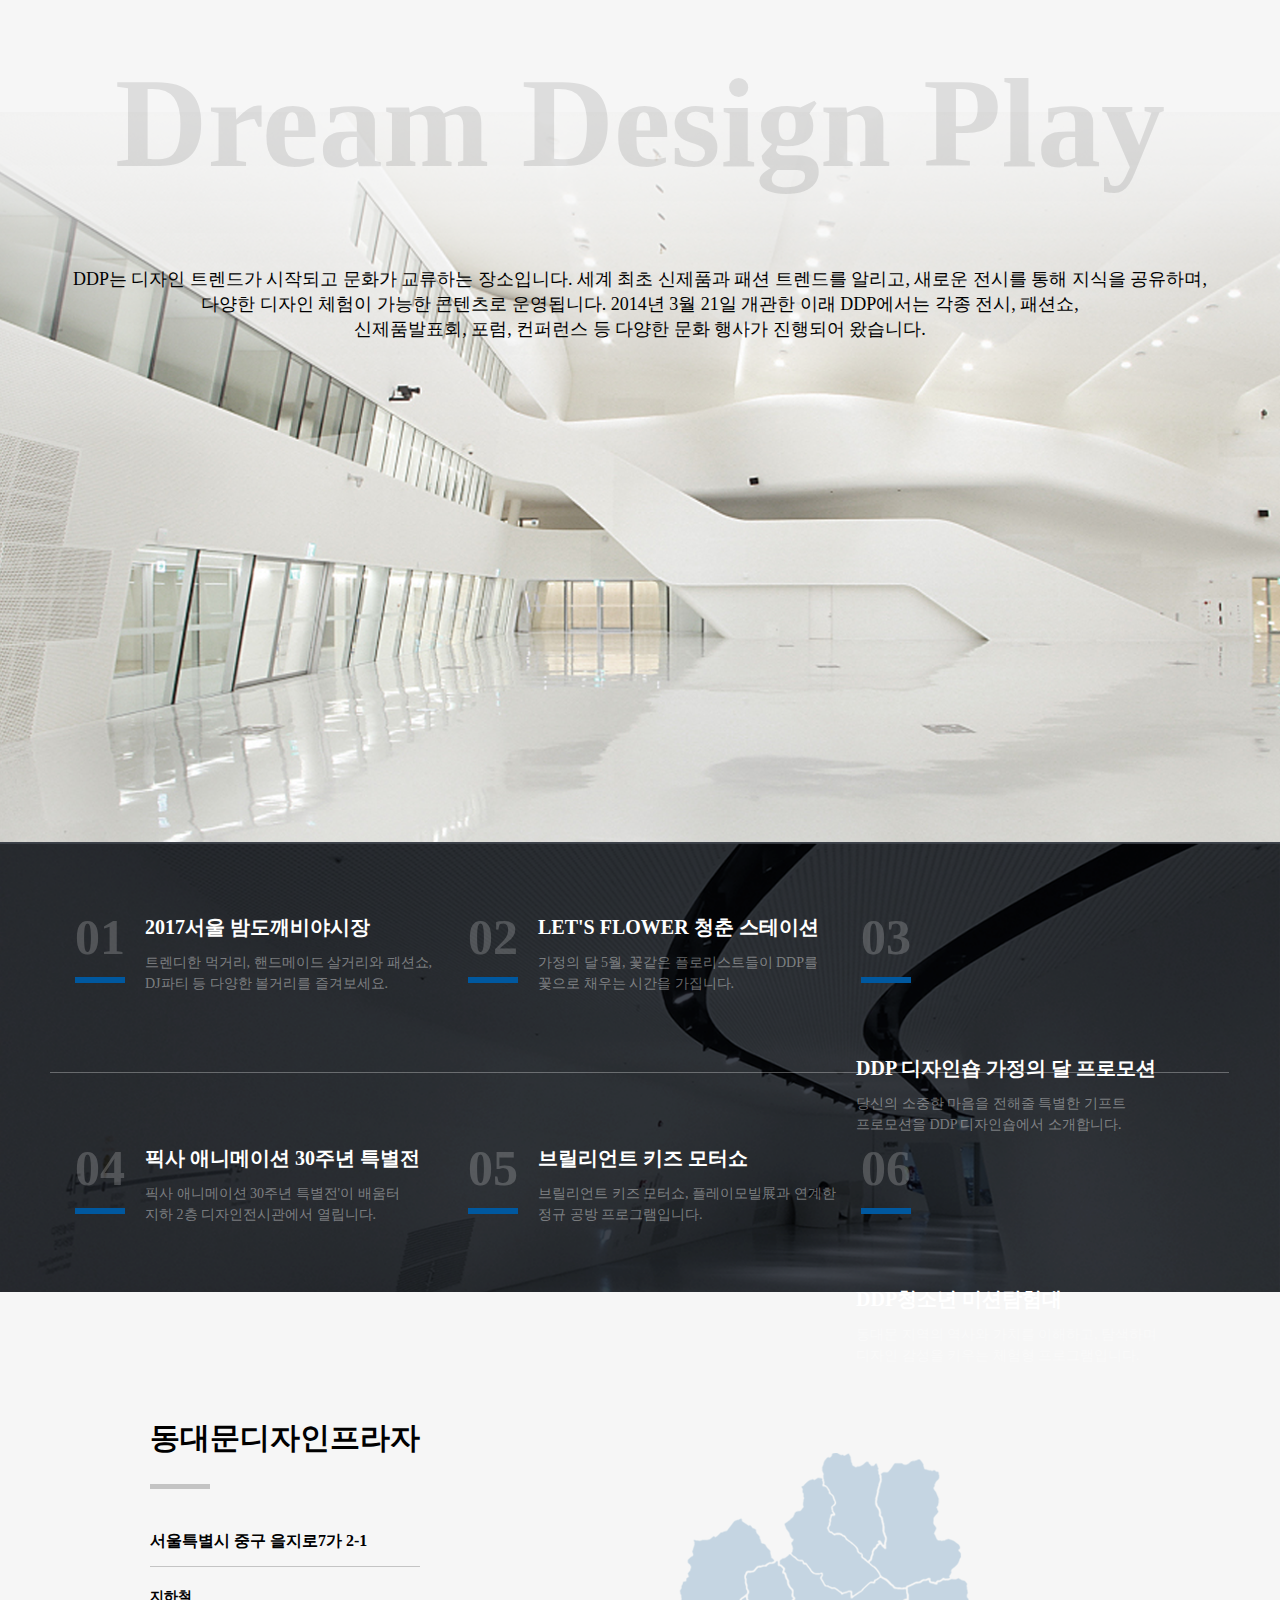
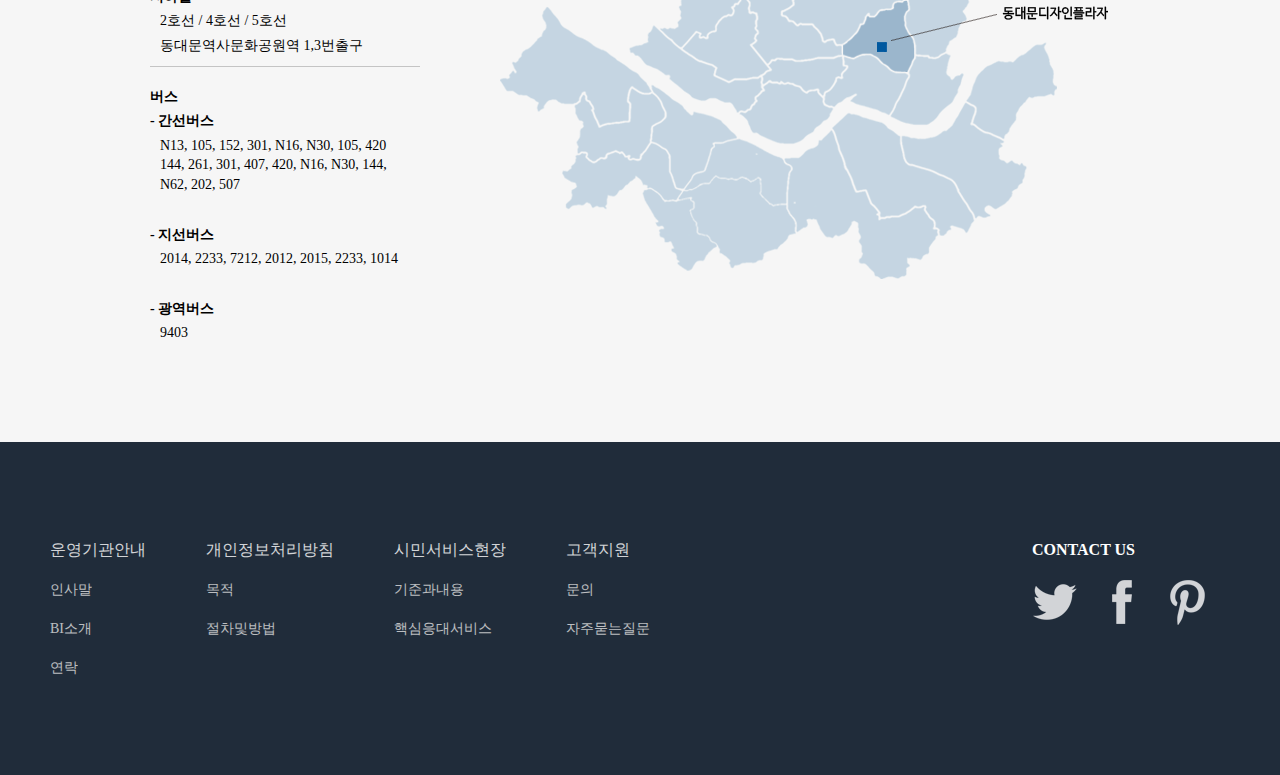
<file: ddp/ddp.html>
<!DOCTYPE html>
<html>
    <head>
        <meta charset="utf-8">
        <link rel="stylesheet" href="ddp.css">
  

    </head>
    <body>
        
		<header>
			<nav class="clearfixafter">
					<a class="logo" href="#"> 
						<img src="images/logo_img.png"> </a>
				
				<ul class="nav clearfixafter">
					<li><a href="#">DDP소개</a></li>
					<li><a href="#">프로그램</a></li>
					<li><a href="#">시설안내</a></li>
					<li><a href="#">대관안내</a></li>
					<li><a href="#">새소식</a></li>
					<li><a href="#">회원가입</a></li>
				</ul>    
			</nav>
		</header>
        
		
		
		<div class="main_box">
			<p class="main_title">동대문디자인플라자(DDP)</p>
			<p class="main_txt">누구나 쉽게 이해할 수 있는 디자인, 협업하는 디자인, 그리고 모두를 배려하는 디자인으로<br>여러분의 생활에 가치를 더하겠습니다.</p>
	
			
			<div class="main_btn" clearfixafter>
				<a href="#"><p>ABOUT US</p></a>
				<a href="#"><p>JOIN US</p></a>
			</div>	
			
			
		
			<div class="menu_box">
				
				<div class="menu_wrapper clearfixafter">
					
					<a href="#" class="menu1">
						<img src="images/menu_01.png">
						<div class="menu_txt_box">
							<p class="menu_title">DDP 소개
							<p class="menu_txt">DDP는 디자인 트렌드가 시작되고 문화가 교류하는<br>장소입니다. 아시아로,세계로 향하는<br>‘디자인·패션산업의 발신지’의 역할을 할 것입니다.
							</p>
						</div>	
					</a>
					
					<a href="#" class="menu2">
						<img src="images/menu_02.png">
						<div class="menu_txt_box">
							<p class="menu_title">DDP 소개</p>
							<p class="menu_txt">DDP는 디자인 트렌드가 시작되고 문화가 교류하는<br>장소입니다. 아시아로,세계로 향하는<br>‘디자인·패션산업의 발신지’의 역할을 할 것입니다.
							</p>
						</div>	
					</a>
					
					<a href="#" class="menu3">
						<img src="images/menu_03.png">
						<div class="menu_txt_box">
							<p class="menu_title">DDP 소개</p>
							<p class="menu_txt">DDP는 디자인 트렌드가 시작되고 문화가 교류하는<br>장소입니다. 아시아로,세계로 향하는<br>‘디자인·패션산업의 발신지’의 역할을 할 것입니다.
							</p>
						</div>
					</a>
					
				</div>
			</div>
		</div>
		
		
		
		
		
		<div class="welcome_box">
			<p class="welcome">WELCOME DDP</p>
			<p class="welcome_txt1">‘꿈꾸고(Dream), 만들고(Design), 누리는(Play)’<br>
				(동대문디자인플라자)에 오신 것을 환영합니다.</p>
			<p class="welcome_txt2">세계 최초 신제품과 패션 트렌드를 알리고, 새로운 전시를 통해 지식을 공유하며, 다양한 디자	 인 체험이 가능한 콘텐츠로 운영됩니다.<br>이러한 활동을 통해 DDP는 아시아로, 세계로 향하	 는 ‘디자인·패션산업의 발신지’의 역할을 할 것입니다.</p>
		</div>	
		
		
		
		
		<div class="contents_wrapper">
			<div class="con_box clearfixafter">
				<div class="con_txt_box">
					<p class="con_title">세계 최대 규모의<br>3차원 비정형 건축물 DDP</p>
					<p class="con_txt">
						여성 건축가로서는 최초로 프리츠커상을 수상한<br> 
						자하 하디드(Zaha Hadid)가 설계한 DDP는<br> 
						세계 최대 규모의 3차원 비정형 건축물입니다.</p>
				</div>
			</div>
		</div>
		
		
		
		
		<p class="meddle_title">복합 문화공간 DDP </p>
		
		<div class="middle1">
			<div class="middle1_1">
				<img src="images/middle_icon1.png">
				<p>DDP는 문화의 지속적인 변화와 성장을 고려하여 <br>
					설계된 건축물입니다. 대중과의관계에 끊임없이 <br>
					도전하고 의문을 던져 서울의 새로운 가능성을 <br>
					찾아내리라 기대합니다.<br>
					<a href="#">MORE</a>
				</p>
			</div>
			<img src="images/middle_01.png" class="middle1_2">
			<div class="middle1_3"> </div> 
		</div>

		
		
		
			
		<div class="middle2">
			<img src="images/middle_02.png" class="middle2_2">
			<div class="middle2_1">
				<img src="images/middle_icon2.png">
				<p> DDP는 뉴욕타임스에서 선정한 ‘2015년에 꼭<br> 
					가봐야 할 세계명소 52선’에 이름을 올렸습니다. 이처럼 <br>
					한국인뿐만 아니라 세계인들이 어우러져 지식과 경험을 <br>
					공유하는 장으로서 지속가능한 발전을 이어가겠습니다.<br>
					<a href="#">MORE</a>
				</p>
			</div>
			<div class="middle2_3"> </div> 
		</div>
		
		
		
		
		
		<div class="middle3">
			<div class="middle3_1">
				<img src="images/middle_icon3.png">
				<p>DDP는 문화의 지속적인 변화와 성장을 고려하여 <br>
					설계된 건축물입니다. 대중과의관계에 끊임없이 <br>
					도전하고 의문을 던져 서울의 새로운 가능성을 <br>
					찾아내리라 기대합니다.<br>
					<a href="#">MORE</a>
				</p>
			</div>
			<img src="images/middle_03.png" class="middle3_2">
			<div class="middle3_3"> </div> 
		</div>
		
		
		
		
		<div class="dream_box">
			<p class="dream_title">Dream Design Play</p>
			<p class="dream_txt">DDP는 디자인 트렌드가 시작되고 문화가 교류하는 장소입니다. 세계 최초 신제품과 패션 트렌드를 알리고, 새로운 전시를 통해 지식을 공유하며, <br>
			다양한 디자인 체험이 가능한 콘텐츠로 운영됩니다. 2014년 3월 21일 개관한 이래 DDP에서는 각종 전시, 패션쇼, <br>
			신제품발표회, 포럼, 컨퍼런스 등 다양한 문화 행사가 진행되어 왔습니다.</p>
		</div>
     
		
		
		
		
		
		<div class="program_wrapper">
			<div class="program_box">
				
				<a href="#" class="program_txt_1 clearfixafter">
					<p class="number">01</p>
					<div class="txt">
						<p class="txt1">2017서울 밤도깨비야시장</p>
						<p class="txt2">트렌디한 먹거리, 핸드메이드 살거리와 패션쇼,<br> 
											DJ파티 등 다양한 볼거리를 즐겨보세요.</p>
					</div>
				</a>
				
				<a href="#" class="program_txt_1 clearfixafter">
					<p class="number">02</p>
					<div class="txt">
						<p class="txt1">LET'S FLOWER 청춘 스테이션</p>
						<p class="txt2">가정의 달 5월, 꽃같은 플로리스트들이 DDP를<br>
										꽃으로 채우는 시간을 가집니다.</p>
					</div>
				</a>
				
				<a href="#" class="program_txt_1 clearfixafter">
					<p class="number">03</p>
					<div class="txt">
						<p class="txt1">DDP 디자인숍 가정의 달 프로모션</p>
						<p class="txt2">당신의 소중한 마음을 전해줄 특별한 기프트<br>
										프로모션을 DDP 디자인숍에서 소개합니다.</p>
					</div>
				</a>
				
				
				
				<a href="#" class="program_txt_2 clearfixafter">
					<p class="number">04</p>
					<div class="txt">
						<p class="txt1">픽사 애니메이션 30주년 특별전</p>
						<p class="txt2">픽사 애니메이션 30주년 특별전'이 배움터 <br>
										지하 2층 디자인전시관에서 열립니다.</p>
					</div>
				</a>
				
				
				<a href="#" class="program_txt_2 clearfixafter">
					<p class="number">05</p>
					<div class="txt">
						<p class="txt1">브릴리언트 키즈 모터쇼</p>
						<p class="txt2">브릴리언트 키즈 모터쇼, 플레이모빌展과 연계한 <br>
										정규 공방 프로그램입니다.</p>
					</div>
				</a>

				
				<a href="#" class="program_txt_2 clearfixafter">
					<p class="number">06</p>
					<div class="txt">
						<p class="txt1">DDP청소년 미션탐험대</p>
						<p class="txt2">동대문 지역의 역사와 가치를 이해하고, 탐색하며<br>
										디자인 감성을 키우는 체험형 프로그램입니다.</p>
					</div>
				</a>
			
			</div>
		</div>

		
		
		
		<div class="map_wrap">
				<div class="map_wrap2">
				<div class="map_box1">	
					<div class="info">
						<p class="info_title"> <span>동대</span>문디자인프라자</p>
						<p class="info_txt">서울특별시 중구 을지로7가 2-1</p>
					</div>

					<ul class="info01">
						<li><span>지하철</span></li>
						<li>2호선  /  4호선  /  5호선</li>
						<li>동대문역사문화공원역 1,3번출구</li>
					</ul>


					<ul class="info02">
						<li><span>버스</span></li>
						<li><span>- 간선버스</span></li>
						<li>N13, 105, 152, 301, N16, N30, 105, 420<br>
							144, 261, 301, 407, 420, N16, N30, 144,<br>
							N62, 202, 507</li>
					</ul>

					<ul class="info03">
						<li><span>- 지선버스</span></li>
						<li>2014, 2233, 7212, 2012, 2015, 2233, 1014</li>
					</ul>

					<ul class="info04">
						<li><span>- 광역버스</span></li>
						<li>9403</li>
					</ul>
				</div>
		</div>
			
			
			
			<div class="map_box2">
				<img src="images/map.png">
			</div>
		</div>
		
		
		
		
		
		
		
		
		
        <footer class="footer-wrapper clearfixafter">
        
			<div class="footer-cover">

			<ul class="footer-wrap">
				<li><a href="#"><span>운영기관안내</span></a></li>
				<li><a href="#"><p>인사말</p></a></li>
				<li><a href="#"><p>BI소개</p></a></li>
				<li><a href="#"><p>연락</p></a></li>
			</ul>


			<ul class="footer-wrap2">
				<li><a href="#"><span>개인정보처리방침</span></a></li>
				<li><a href="#"><p>목적</p></a></li>
				<li><a href="#"><p>절차및방법</p></a></li>
			</ul>

			<ul class="footer-wrap3">
				<li><a href="#"><span>시민서비스현장</span></a></li>
				<li><a href="#"><p>기준과내용</p></a></li>
				<li><a href="#"><p>핵심응대서비스</p></a></li>
			</ul>

			<ul class="footer-wrap4">
				<li><a href="#"><span>고객지원</span></a></li>
				<li><a href="#"><p>문의</p></a></li>
				<li><a href="#"><p>자주묻는질문</p></a></li>
			</ul>



			<div class="footer-contect">  

			<ul class="footer-wrap5 clearfixafter">
				<a href="#"><p>CONTACT US</p></a>
				<li><a href="#"><img src="images/sns_icon01.png"></a></li>
				<li><a href="#"><img src="images/sns_icon02.png"></a></li>
				<li><a href="#"><img src="images/sns_icon03.png"></a></li>
			</ul>   
			</div>
			</div>
    
 		</footer>
    </body>    
        
</html>
</file>
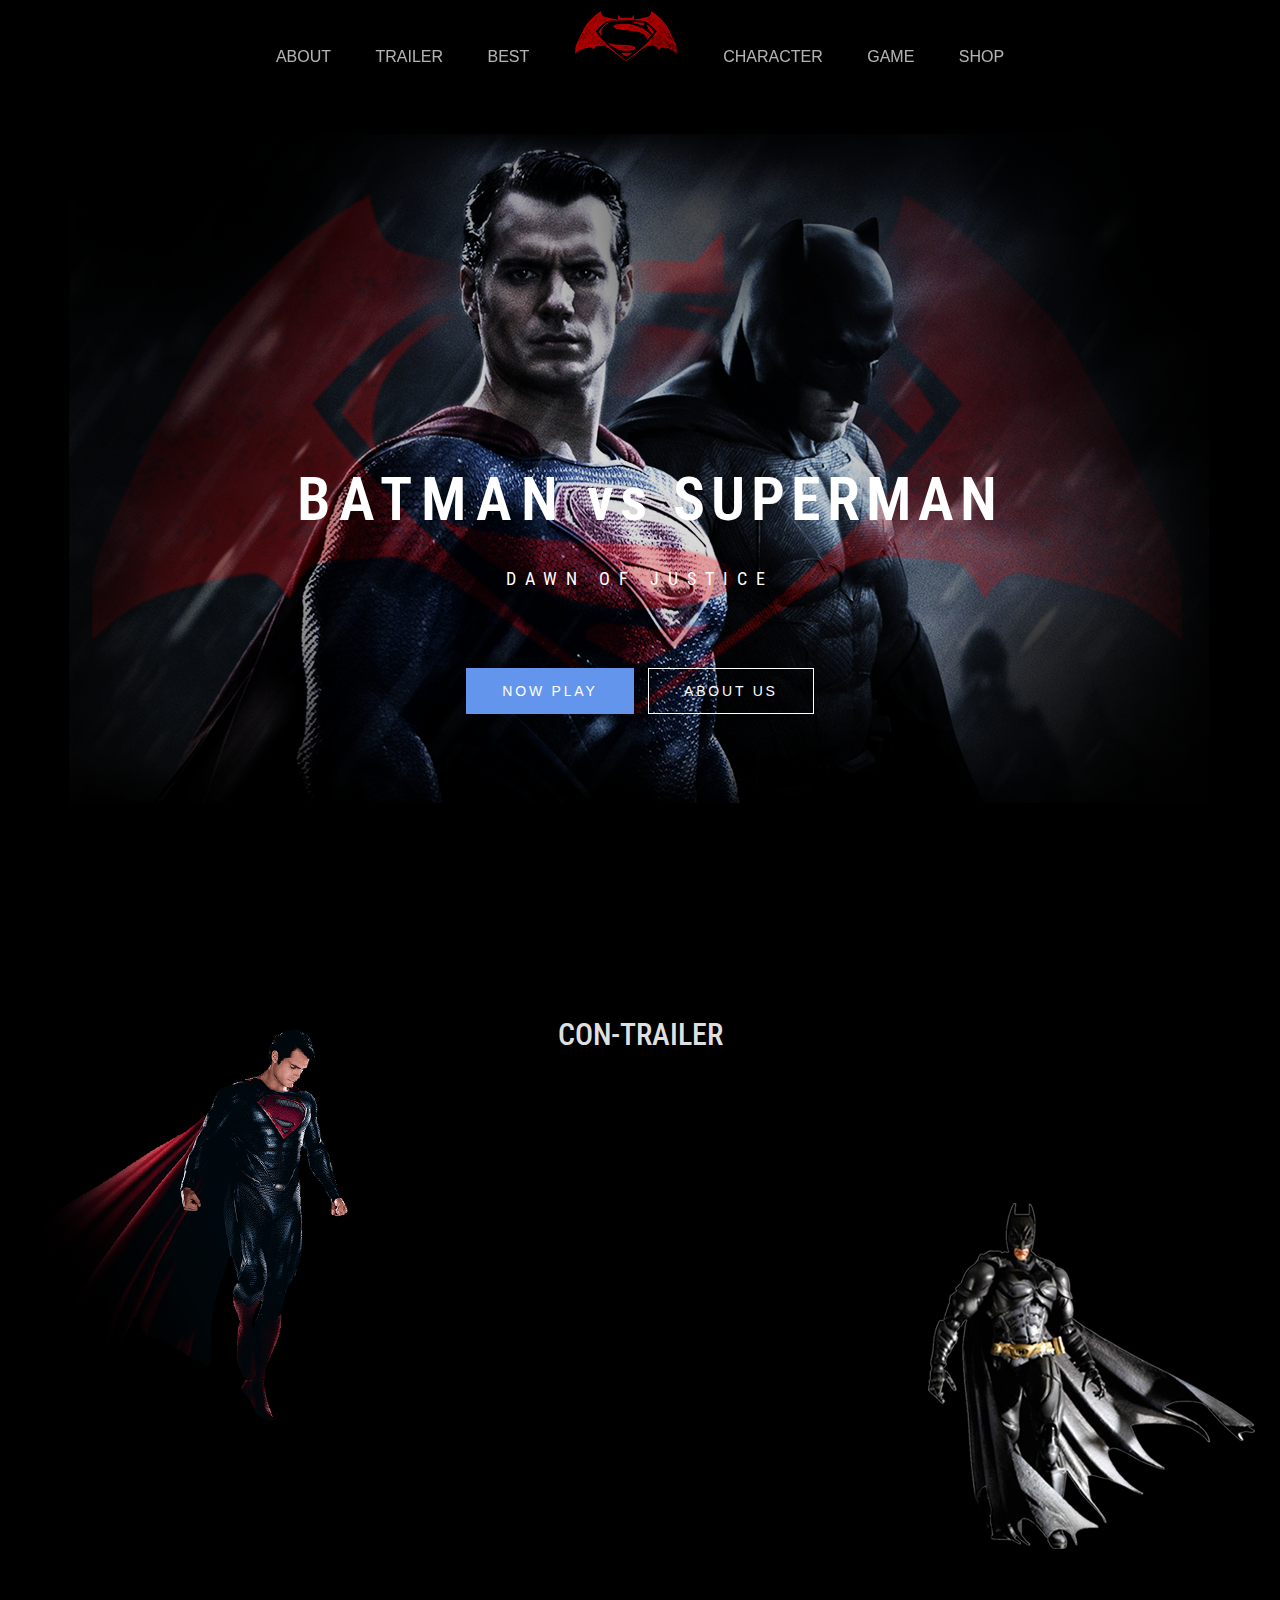
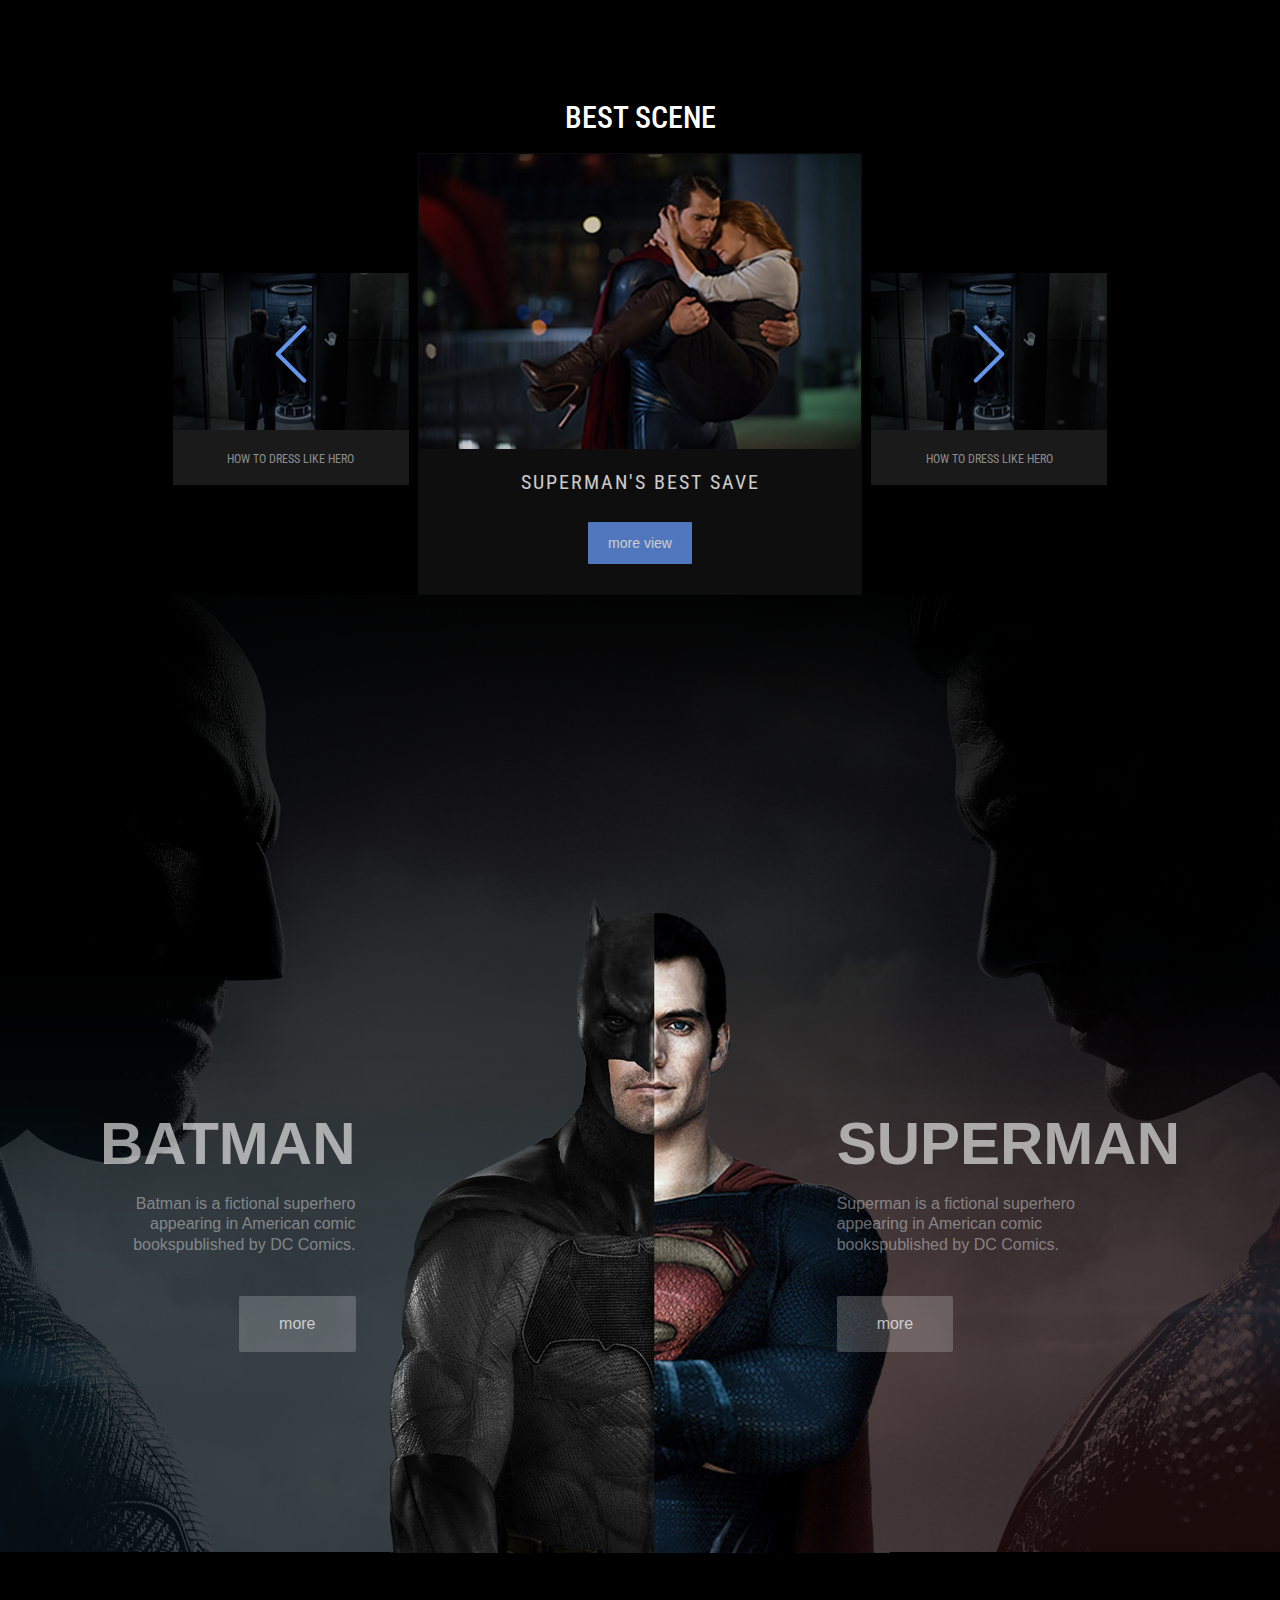
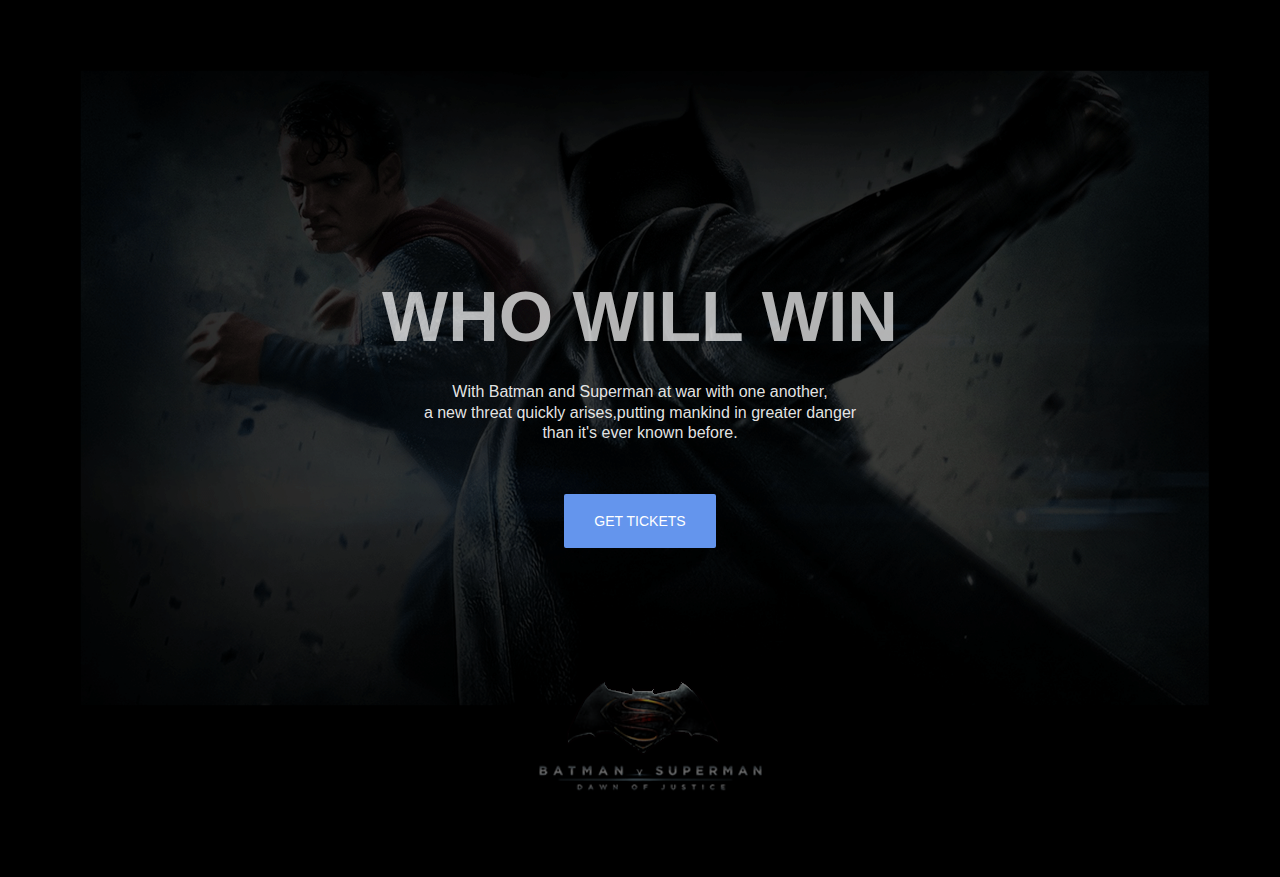
<file: Superman/superman.html>
<!DOCTYPE html>
<html>
    <head>
        <meta charset="utf-8">
        <link rel="stylesheet" href="superman.css">
        <link href='https://fonts.googleapis.com/css?family=Roboto+Condensed:400,300,700' rel='stylesheet' type='text/css'>

    </head>
    
    
    <body>
        <header>
            <nav>
                <ul>
					<li><a href="#banner">ABOUT</a></li>
                   <li><a href="#trailer">TRAILER</a></li>
                   <li><a href="#best">BEST</a></li>
                    <li class="logo"><a href="#"><img src="./image/logo.png"></a></li>
                    <li><a href="#">CHARACTER</a></li>
                    <li><a href="#">GAME</a></li>
                    <li><a href="#">SHOP</a></li>
                </ul>    
            </nav>
        </header>
        
        
            <div id="banner"></div>
			<div id="trailer"></div>
			<div id="best"></div>
			<div id="trailer"></div>
			<div id="trailer"></div>

        
        
        
        
        <aside class="banner"> 
            <wraper class="title-text"> 


                <h2 class="title">
					<span>BATMAN</span> vs SUPERMAN
					<p>DAWN OF JUSTICE</p>
                </h2>
           
                <div class="header-m">
					<a href="#"><p class="header-more">NOW PLAY</p></a>
					<a href="#"><p class="header-more2">ABOUT US</p></a>
				</div>
			</wraper>
        </aside>
        
        
		<p class="con-trailer">CON-TRAILER</p>
		
		
        <aside class="trailer"> 
            <a href="#"><iframe width="750" height="430" src="https://www.youtube.com/embed/NhWg7AQLI_8" frameborder="0" allowfullscreen></iframe></a>
            
            <div class="super">
                <img src="./image/super.png"></div>
            <div class="bat"><img src="./image/bat.png"></div>
        </aside>
  
		
		
		
		
		
		
        
        <aside class="back2">
            
			<p class="best-txt">BEST SCENE</p>
			
			<aside class="best">
				<div class="veiw-box1">
					<a href="#"> <img src="image/view1.png" class=veiw1></a> 
				
					<a href="#"> <img src="image/botm1.png" class=botm1></a>
				
                <p>HOW TO DRESS LIKE HERO</p>
				</div>
            
			
				<div class="veiw-box2">
					<a href="#"> <img src=./image/view2.png class="veiw2"> </a>
					<p>SUPERMAN'S BEST SAVE</p>
				
					<div class="veiw-more">more view</div>
				</div>
            
			
            	<div class="veiw-box3">
					<a href="#"> <img src=./image/view3.png class="veiw3"> </a>
				
					<a href="#"> <img src="./image/botm2.png" class="botm2"></a>
				
					<p>HOW TO DRESS LIKE HERO</p>
				</div>
			</aside>
        </aside>
        
      
  
        <div class="vs-wrap">
			
			<img src="./image/vs-center.png" class="vs-center">
			
			<div class="batman-box">
				<p class="vs-batman">BATMAN</p>
				<p class="batman-txt">Batman is a fictional superhero<br>
					appearing in American comic<br>
					bookspublished by DC Comics.</p>
				<a href="#" class="batman-more"><p>more</p></a>
			</div>
		
			<div class="superman-box claearfixafter">
				<p class="vs-superman">SUPERMAN</p>
				<p class="superman-txt">Superman is a fictional superhero
					<br>appearing in American comic<br>bookspublished by DC Comics.</p>
				<a href="#" class="superman-more">more</a>
			</div>	
		</div>
        
		
		
		
		<footer>
			<div class="footer-banner"> 
				<img src="./image/bottom-img.png">

				<div class="footer-txt-box">
					<p class="footer-title">WHO WILL WIN</p>
					<p class="footer-txt">With Batman and Superman at war with one another,<br>a new threat quickly arises,putting mankind in greater danger<br>than it's ever known before.</p>
					<a href="#"><P class="ticket">GET TICKETS</P></a>
				</div>
				
				<div class="footer_logo">
						<img src="image/logo2.png">
				</div>
					
			</div>
			
		
		</footer>
    </body>
<html>
</file>
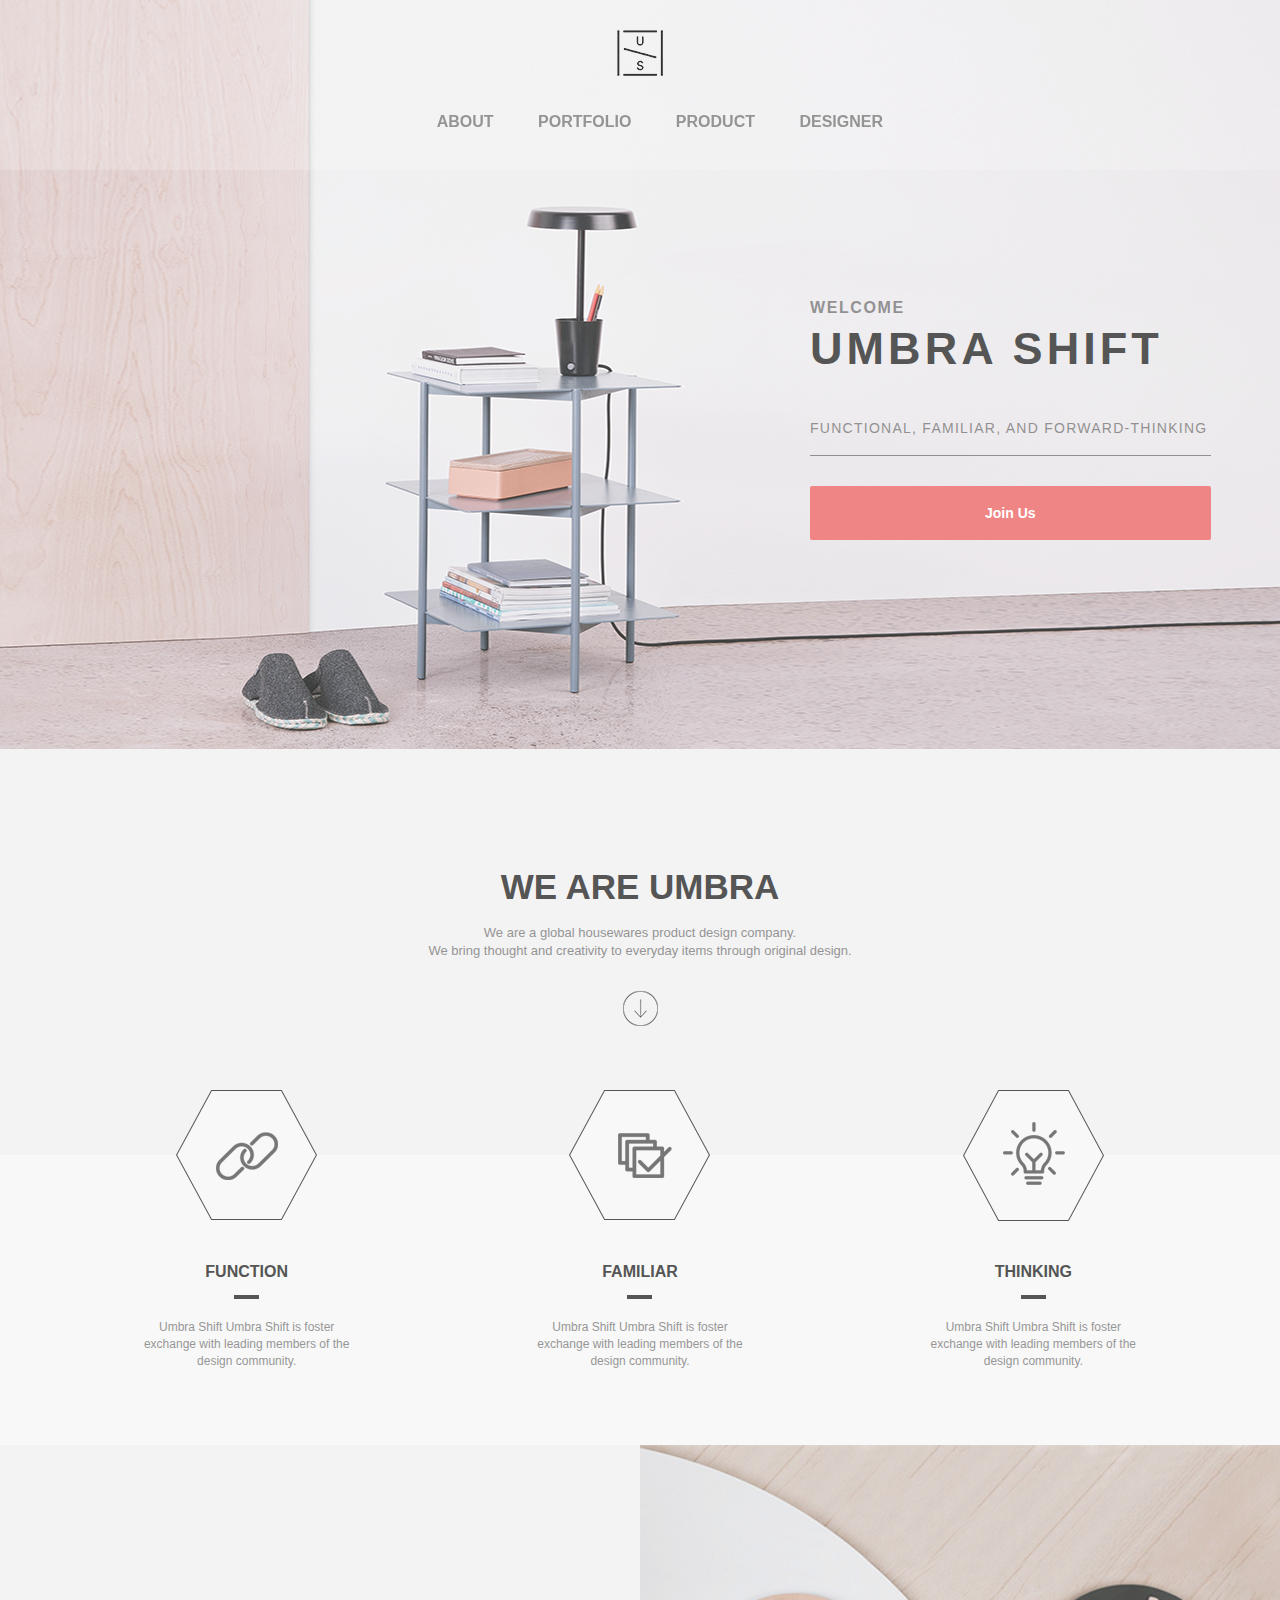
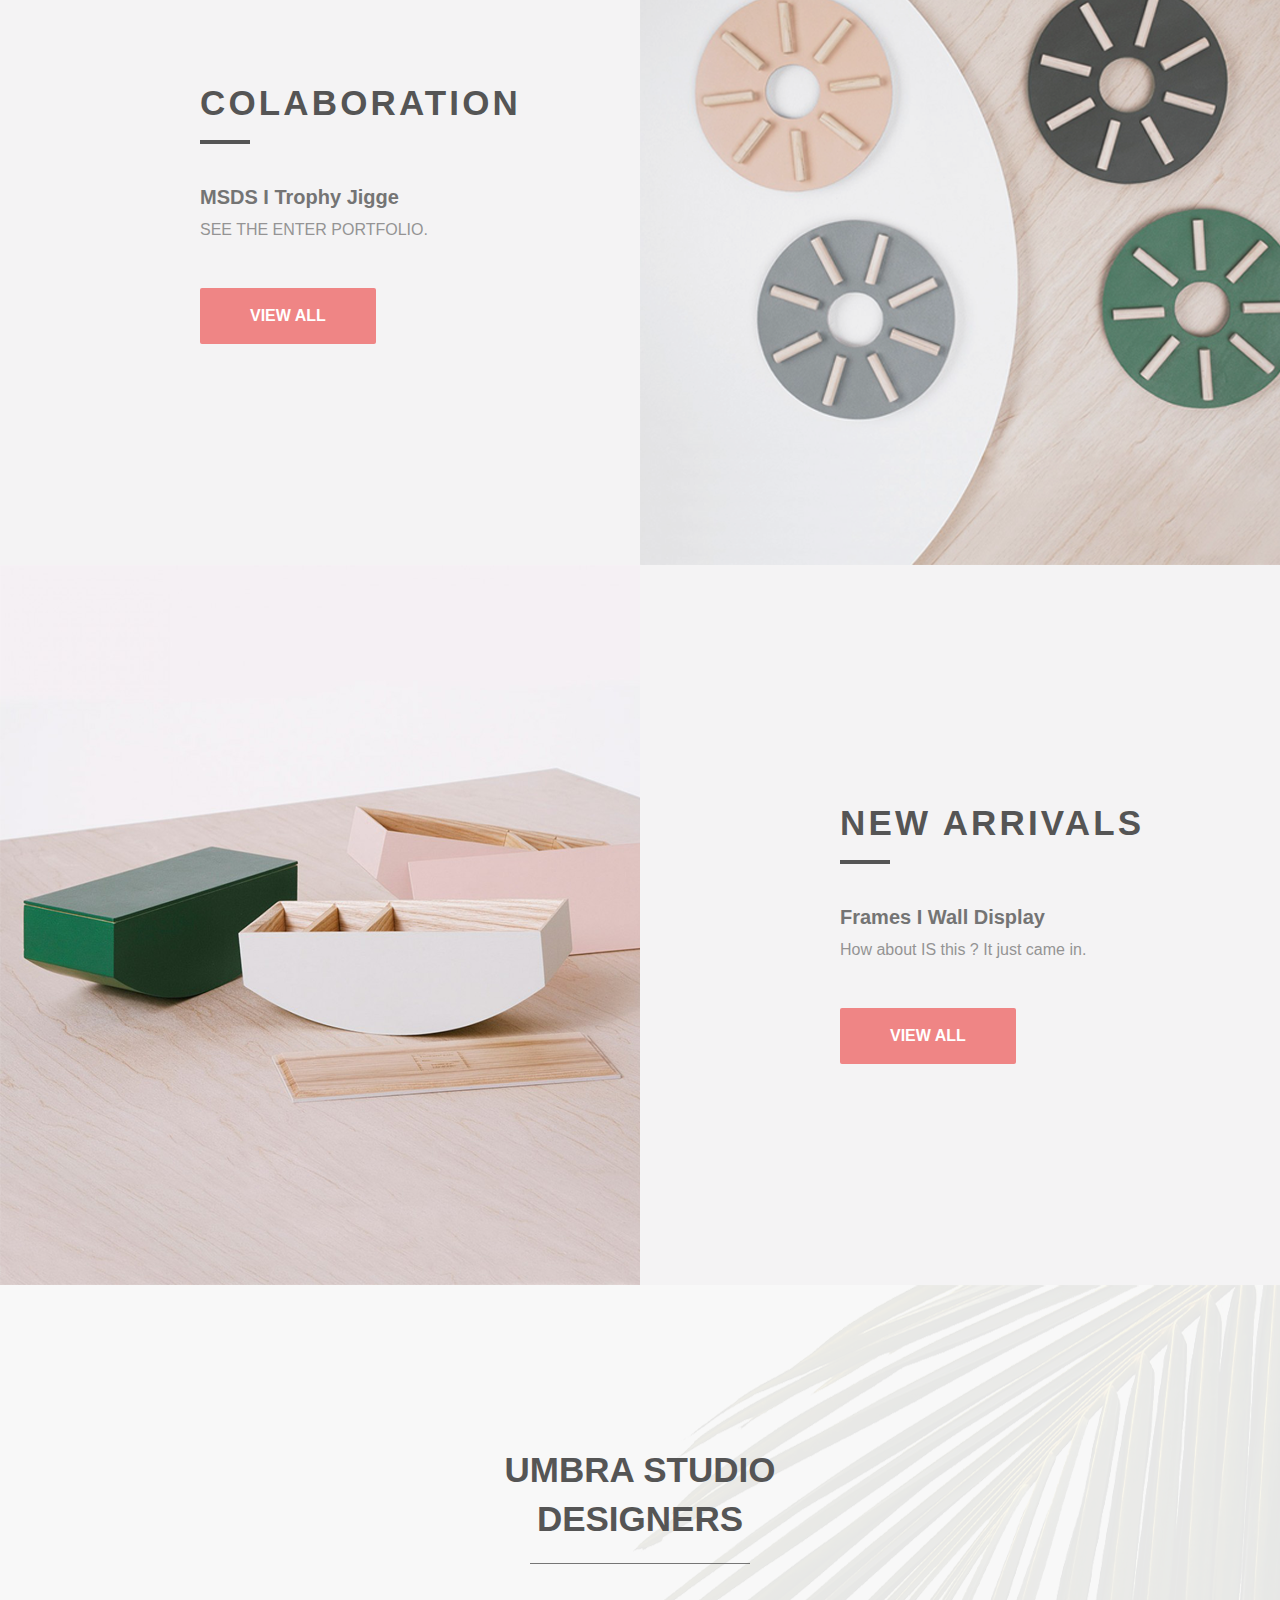
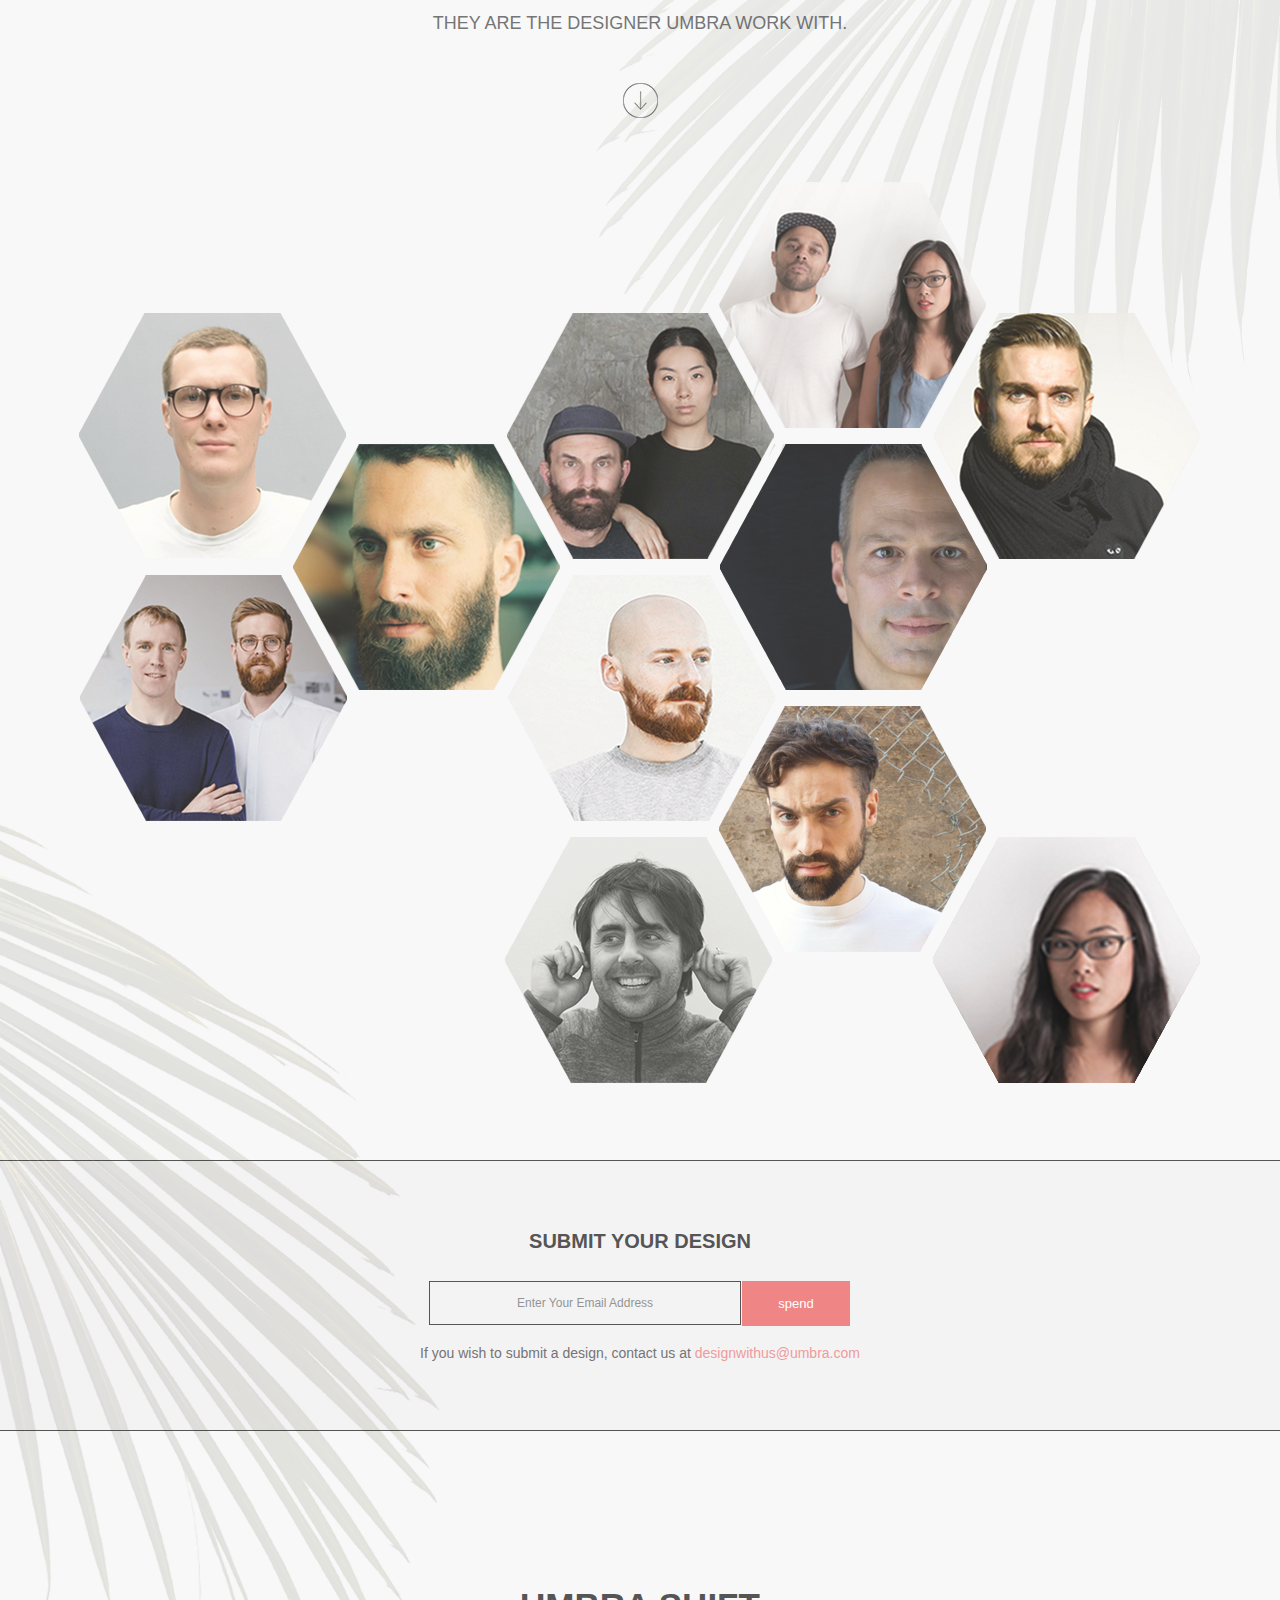
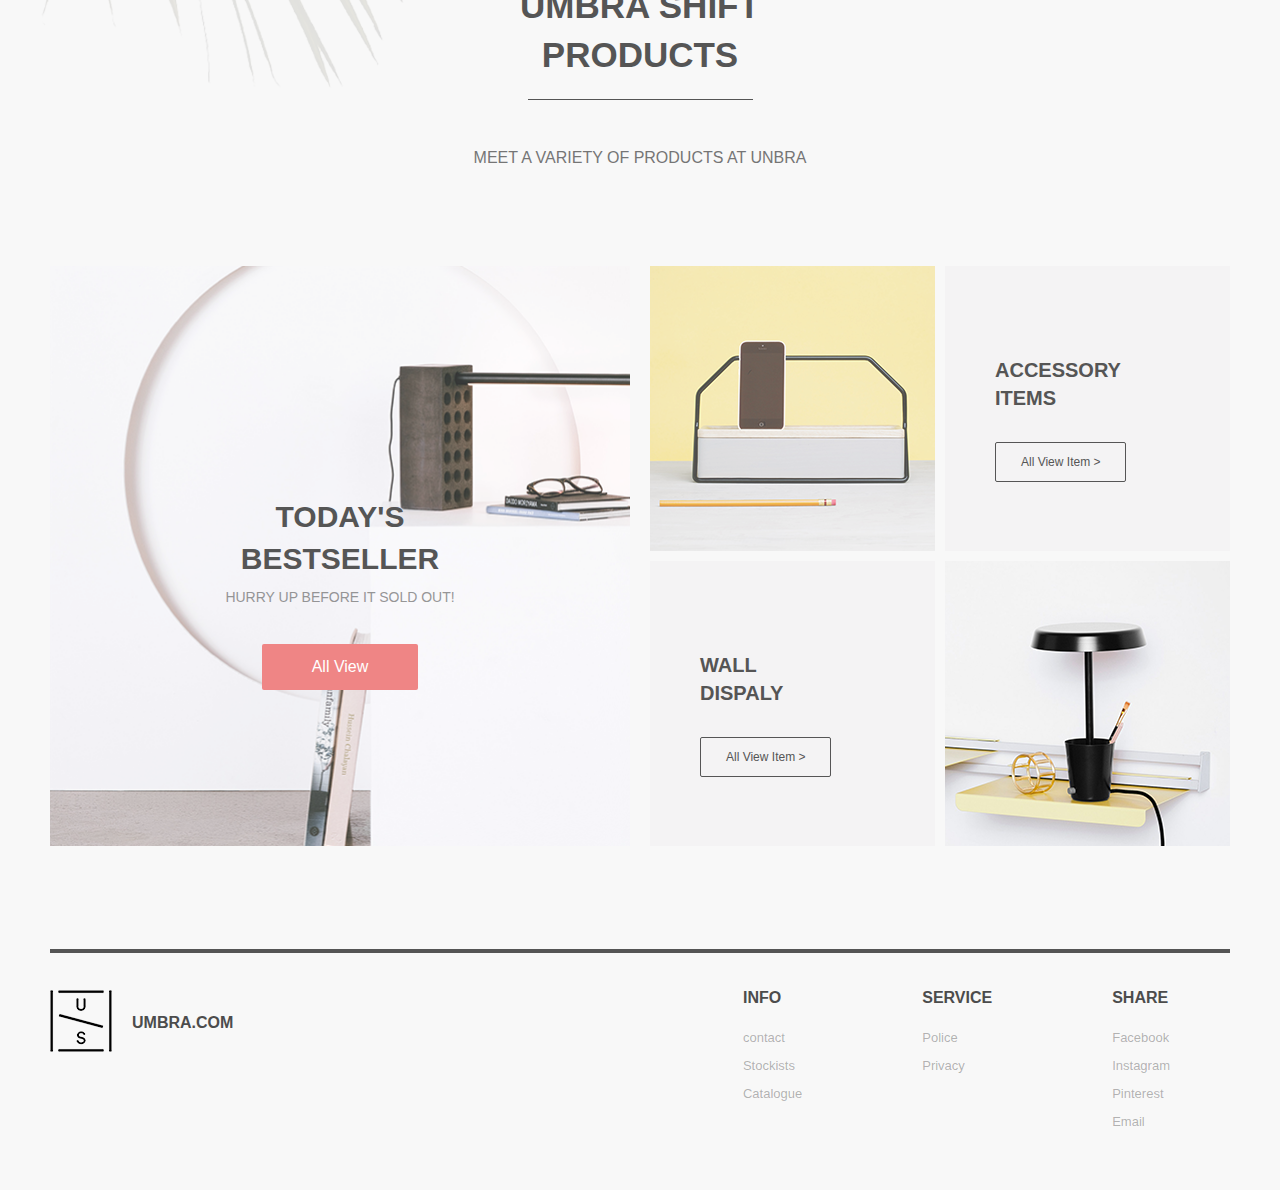
<file: umbra/main/index1.html>
<!DOCTYPE html>
<html>
    <head>
        <meta charset="utf-8">
        <meta name="viewport" content="width=device-width,initial-scale=1,minimum-scale=1,maximum-scale=1">
        <link rel="stylesheet" href="style1.css">

    </head>
    
    <body>
		
        <header>
			<nav class="clearfixafter">
                <a href="#" class="logo"><img src="./imgs/logo.png"></a>
                <ul>
                    <li><a href="#"><p>ABOUT</p></a></li>
                    <li><a href="#"><p>	PORTFOLIO</p></a></li>
                    <li><a href="#"><P>PRODUCT</P></a></li>
                    <li><a href="#"><P>DESIGNER</P></a></li>
                 </ul>    
            </nav>
		</header>
		
		
		
		
		<aside class="main">
			<div class="main-text-box">
				<p class="welcome">WELCOME</p>
				<p class="main-title">UMBRA SHIFT</p>
				<p class="main-txt">FUNCTIONAL, FAMILIAR, AND FORWARD-THINKING</p>
				<a href="#" class="join"><p>Join Us</p></a>
			</div>
		</aside>
		
		
		
		
		
		<aside class="title-wrap">
			<p class="title">WE ARE UMBRA</p>
			<p class="title-txt">
				We are a global housewares product design company.<br>
				We bring thought and creativity to everyday items through original design.</p>
			<a href="#" class="arrow"><img src="imgs/arrow.png"></a>
		</aside>
		

		
		
			
		<div class="concept">
            <ul class="clearfixafter">
                
                <li class="con1">
					<a class="icon1"><img src="imgs/icon1.png"></a>
					<h3>FUNCTION</h3>
					<div class="con-line"></div>
					<p class="icon-txt">Umbra Shift Umbra Shift is foster
						<br>exchange with leading members of the
						<br>design community.</p>
                </li> 
			
				
				
				<li class="con2">
					<a class="icon1"><img src="imgs/icon2.png"></a>
					<h3>FAMILIAR</h3>
					<div class="con-line"></div>
					<p class="icon-txt">Umbra Shift Umbra Shift is foster
						<br>exchange with leading members of the
						<br>design community.</p>
                </li> 
				
				
				<li class="con3">
					<a class="icon1"><img src="imgs/icon3.png"></a>
					<h3>THINKING</h3>
					<div class="con-line"></div>
					<p class="icon-txt">Umbra Shift Umbra Shift is foster
						<br>exchange with leading members of the
						<br>design community.</p>
                </li> 
            </ul>
		</div>
	
		
		
		
		
		
		
		<aside class="colabo-wrap" "clearfixafter">
			<div class="colabo-1">
				<div class="colabo-1-txt">
					<p class="colabo-title">COLABORATION</p>
					<div class="colabo-line"></div>
					<p class="colabo-txt1">MSDS I Trophy Jigge</p>
					<p class="colabo-txt2">SEE THE ENTER PORTFOLIO.</p>
					<a href="#" class="colabo-btn"><p>VIEW ALL</p></a>
				</div>
			</div>
			<div class="colabo2"></div>
		</aside>
		
		
			
		<aside class="new-wrap" "clearfixafter">
			<div class="new-1"></div>
			<div class="new-2">
				<div class="new-2-txt">
					<p class="new-title">NEW ARRIVALS</p>
					<div class="new-line"></div>
					<p class="new-txt1">Frames  I  Wall Display </p>
					<p class="new-txt2">How about IS this ? It just came in.</p>
					<a href="#" class="new-btn"><p>VIEW ALL</p></a>
				</div>
			</div>
		</aside>
		
		
		
			

		<aside class="back-box1">
			<img src="imgs/leaf1.png" class="leaf1">
			
			
			<div class="designer-box">
					<p class="designer-title">UMBRA STUDIO<br>DESIGNERS</p>
					<div class="designer-line"></div>
					<p class="designer-txt">THEY ARE THE DESIGNER UMBRA WORK WITH.</p>
					<div class="arrow2"><img src="imgs/arrow2.png"></div>
			
				
				<aside class="designer-img">
					<a href="#"><img src="./imgs/design1.png" class="design1"></a>
					
					<div class="design2">
						<a href="#"><img src="./imgs/design2-1.png" class="design2-1"></a>
						<a href="#"><img src="./imgs/design2-2.png" class="design2-2"></a>
						<a href="#"><img src="./imgs/design2-3.png" class="design2-3"></a>
					</div>
					
					<div class="design3">
						<a href="#"><img src="./imgs/design3-1.png" class="design3-1"></a>
						<a href="#"><img src="./imgs/design3-2.png" class="design3-2"></a>
					</div>
					
					<div class="design4">
						<a href="#"><img src="./imgs/design4-1.png" class="design4-1"></a>
						<a href="#"><img src="./imgs/design4-2.png" class="design4-2"></a>
					</div>
					
					<a href="#"><img src="./imgs/design5.png" class="design5"></a>
					
					<div class="design6">
						<a href="#"><img src="./imgs/design6-1.png" class="design6-1"></a>
						<a href="#"><img src="./imgs/design6-2.png" class="design6-2"></a>
			        </div>
					
				</aside>
			</div>
		</aside>
		
		
		
		
		

		<div class="submit-wrap">
			<img src="imgs/leaf2.png" class="leaf2">
			<p class="submit-title">SUBMIT YOUR DESIGN</p>
			
			<div class="search-bar">
				<a href="#" class="enter"><p>Enter Your Email Address</p></a>
				<a href="#" class="spend clearfixafter"><p>spend</p></a>
			</div>
			
			<p class="submit-txt">
				If you wish to submit a design, contact us at <span>designwithus@umbra.com</span></p>
		</div>
		
		
		
		
		
		
		
		
		<aside class="product-wrap">
			<p class="product-title">UMBRA SHIFT<br>PRODUCTS</p>
			<div class="product-line"></div>
			<p class="product-txt">MEET A VARIETY OF PRODUCTS AT UNBRA</p>
		</aside>
		
		<aside class="product-img-box">
			<div class="product-img-wrap">
				
				<div class="pro-img1">
					<p class="bestseller-title">TODAY'S<br>BESTSELLER</p>
					<p class="bestseller-txt">HURRY UP BEFORE IT SOLD OUT!</p>
					<a href="#" class="best-btn">All View</a>
				</div>
				
				<img src="imgs/accessory.png" class="accessory">
				<div class="imgboox1">
					<p class="accessory-title">ACCESSORY<br>ITEMS</p>
					<div class="accessory-line"></div>
					<a href="#"class="accessory-btn">All View Item  ></a>
				</div>
				
				<div class="imgboox2">
					<p class="accessory-title">WALL<br>DISPALY</p>
					<div class="accessory-line"></div>
					<a href="#"class="accessory-btn">All View Item ></a>
				</div>
				<img src="imgs/wall.png">
			</div>
		</aside>
				
		
		
		
		
		
			

	
		<footer>
			<div class="footer-line"> 
			</div>

			
			<aside class="footer-txt">
				<div class="logo-2">
					<a href="#"><img src="imgs/logo-bottom.png"></a>
					<a href="#"><p>UMBRA.COM</p></a>
				</div>
				
			
				<div class="footer2">
				
					<div class="footer-1">
						<ul>
							<li><a href="#"><span>INFO</span></a></li>
							<li><a href="#"><p>contact</p></a></li>
							<li><a href="#"><p>Stockists</p></a></li>
							<li><a href="#"><p>Catalogue</p></a></li>
						</ul>
					</div>

					<div class="footer-2">
						<ul>
							<li><a href="#"><span>SERVICE</span></a></li>
							<li><a href="#"><p>Police</p></a></li>
							<li><a href="#"><p>Privacy</p></a></li>
						</ul>
					</div>

					<div class="footer-3">
						<ul>
							<li><a href="#"><span>SHARE</span></a></li>
							<li><a href="#"><p>Facebook</p></a></li>
							<li><a href="#"><p>Instagram</p></a></li>
							<li><a href="#"><p>Pinterest</p></a></li>
							<li><a href="#"><p>Email</p></a></li>
						</ul>
					</div>
				</div>
			</aside>
	
		</footer>

        
        
        <!-- jQuery library (served from Google) -->
        <script src="http://ajax.googleapis.com/ajax/libs/jquery/1.8.2/jquery.min.js"></script>
        <script>
        
        $(window).scroll(function() {
            if ($(this).scrollTop() > 1){  
                $('header').addClass("sticky");
            }
            else{
                $('header').removeClass("sticky");
            }
        });

        </script>
        
	</body>
<html>
</file>
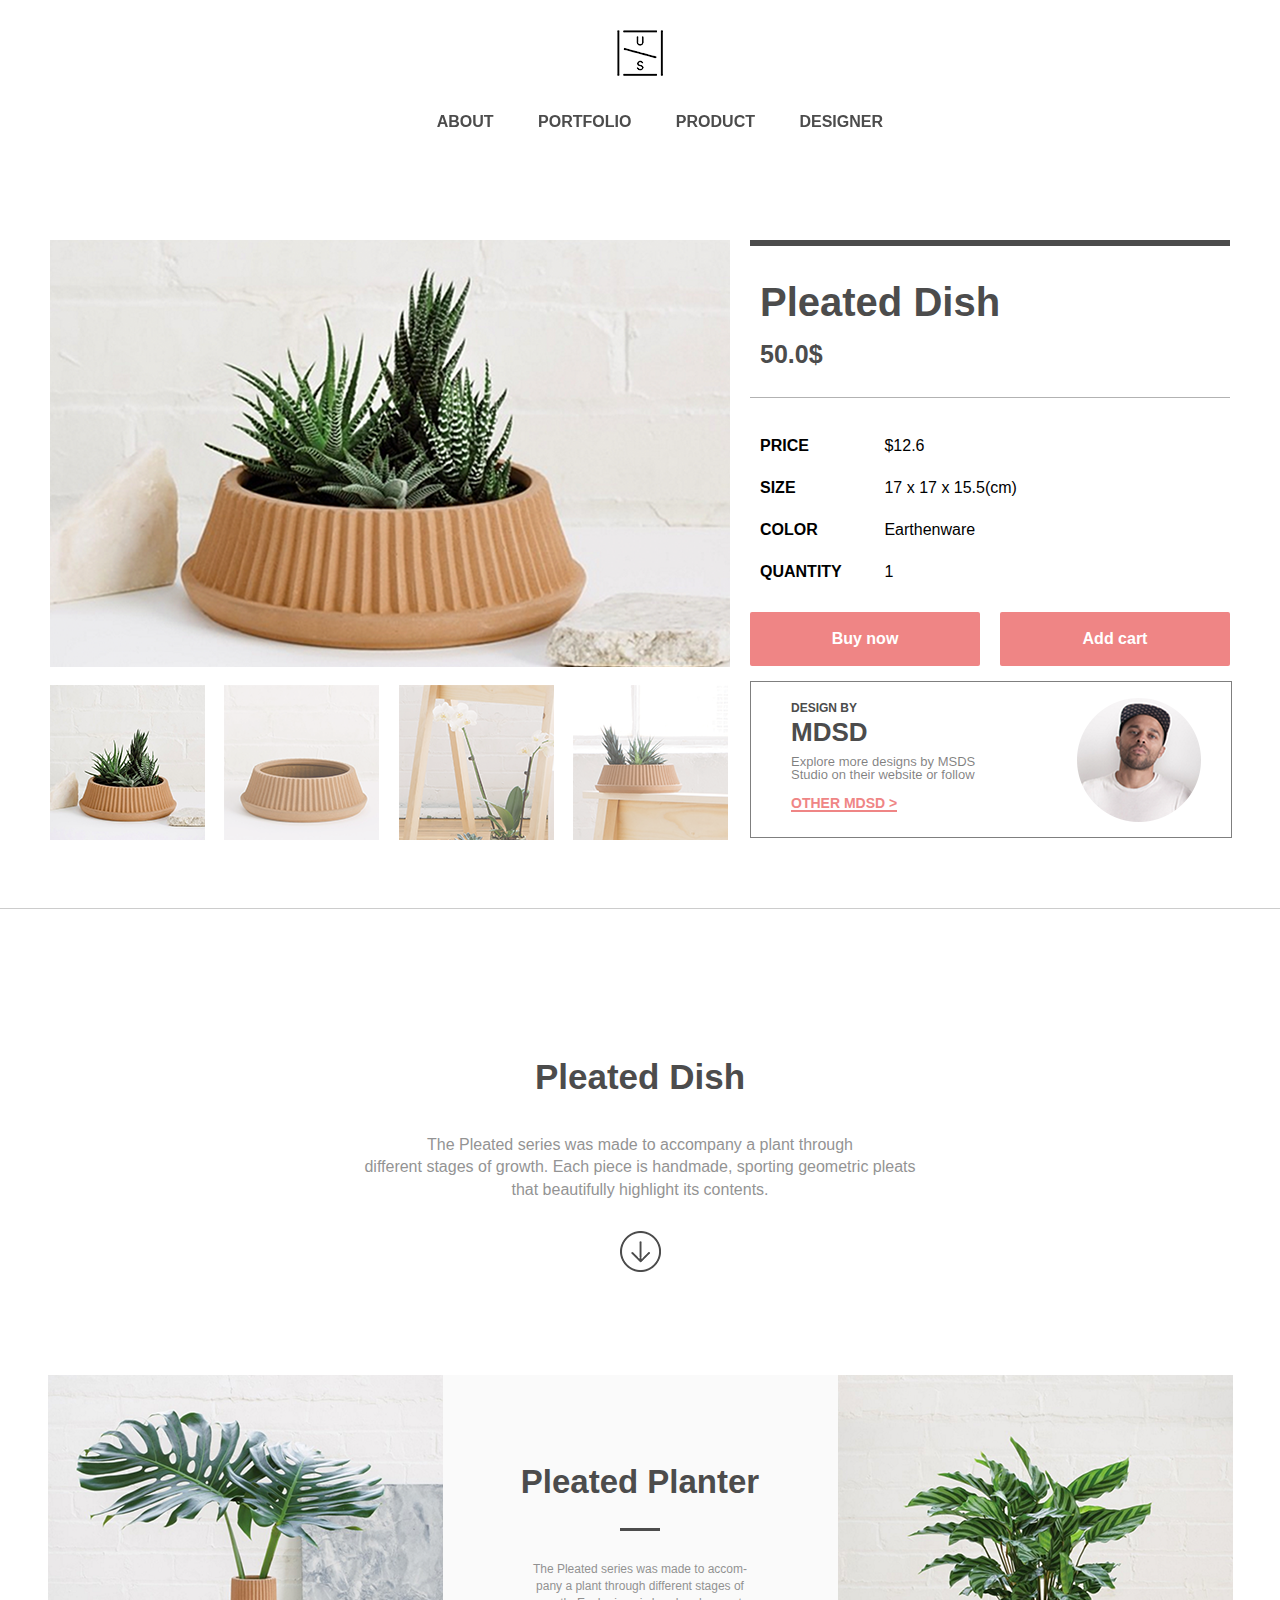
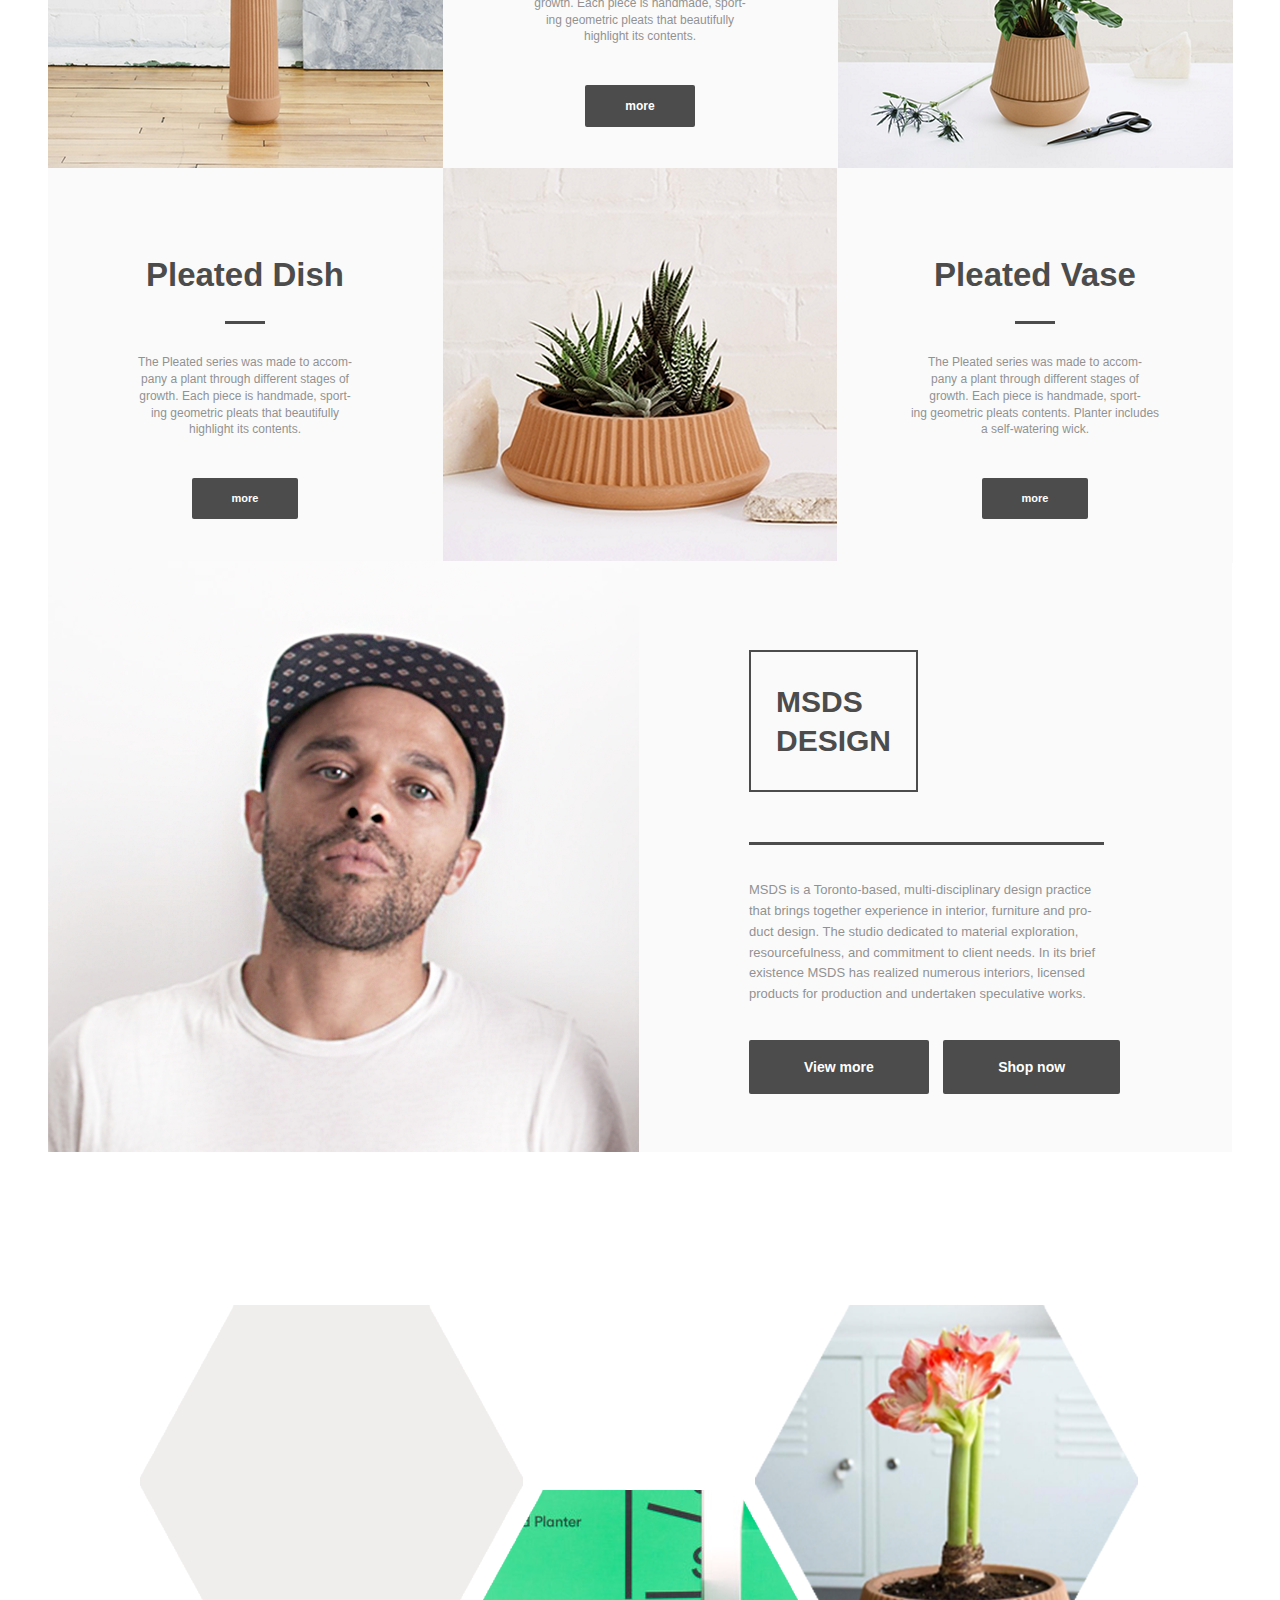
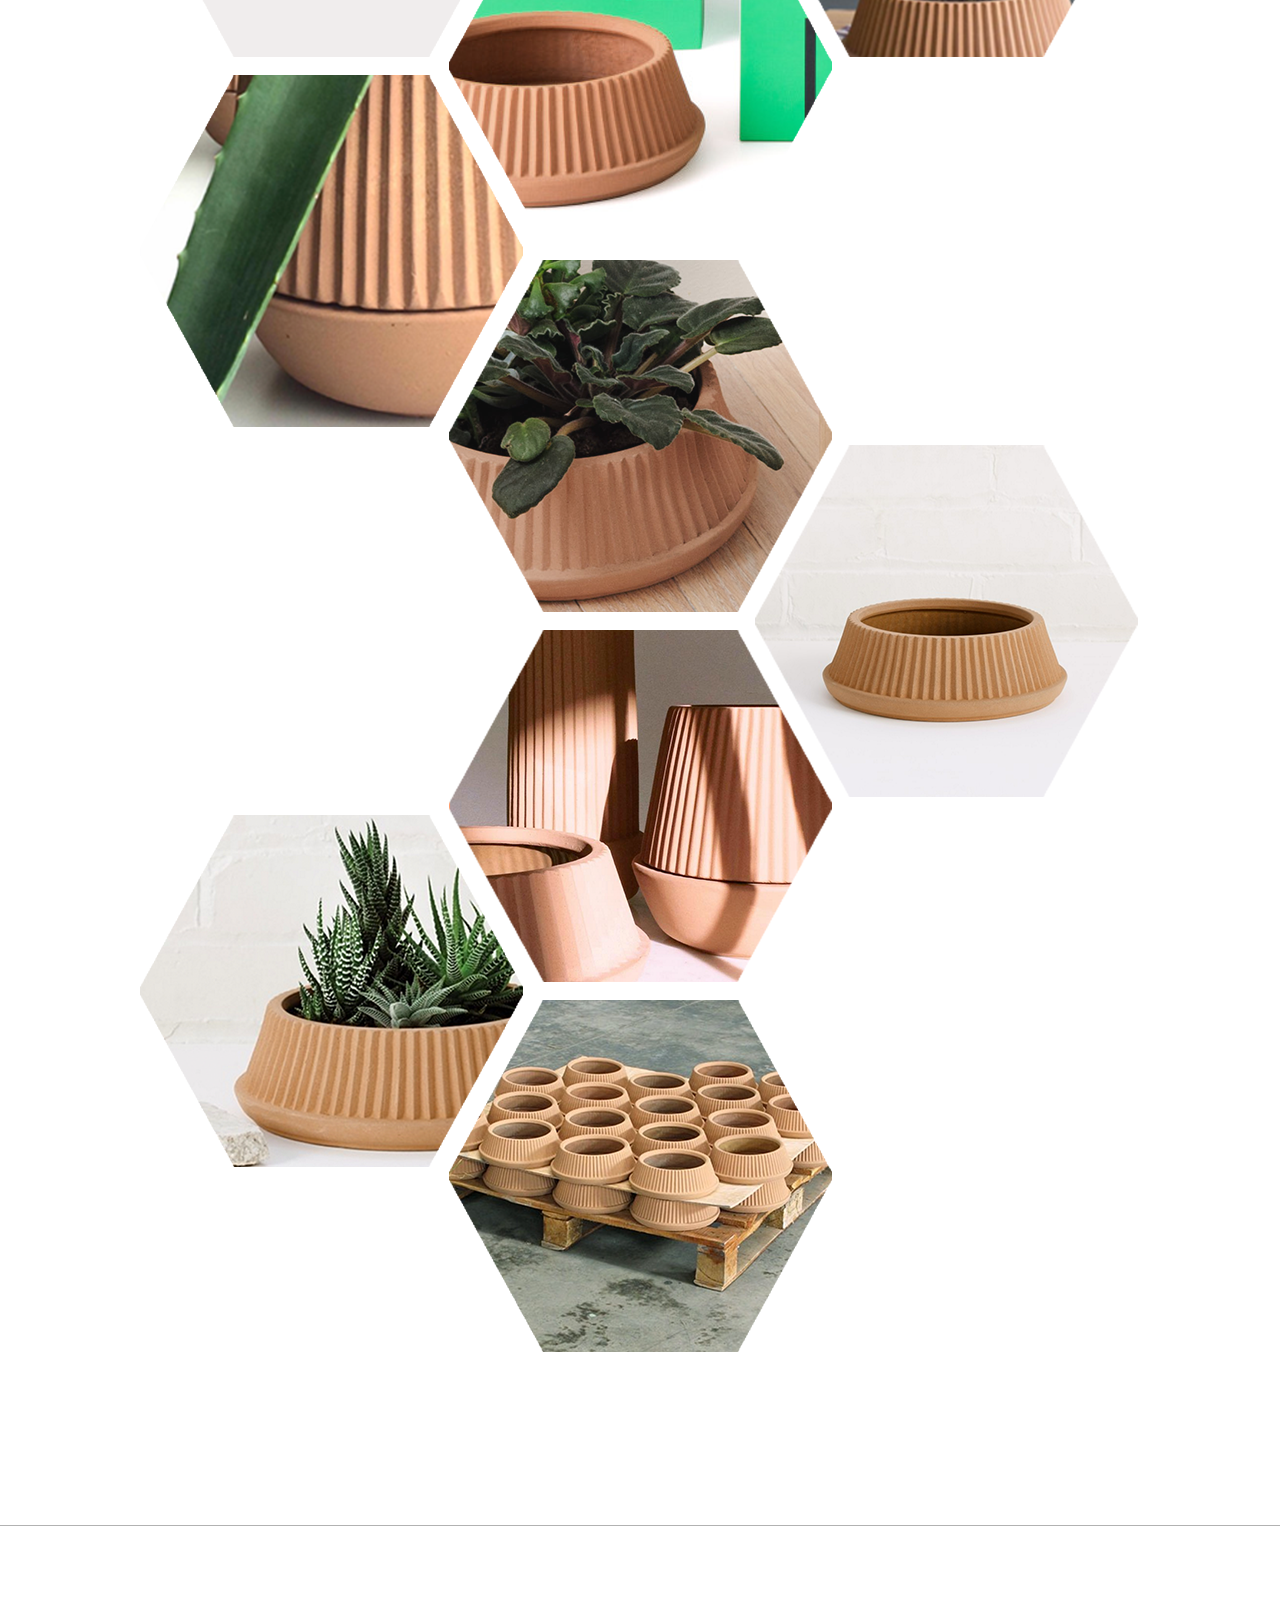
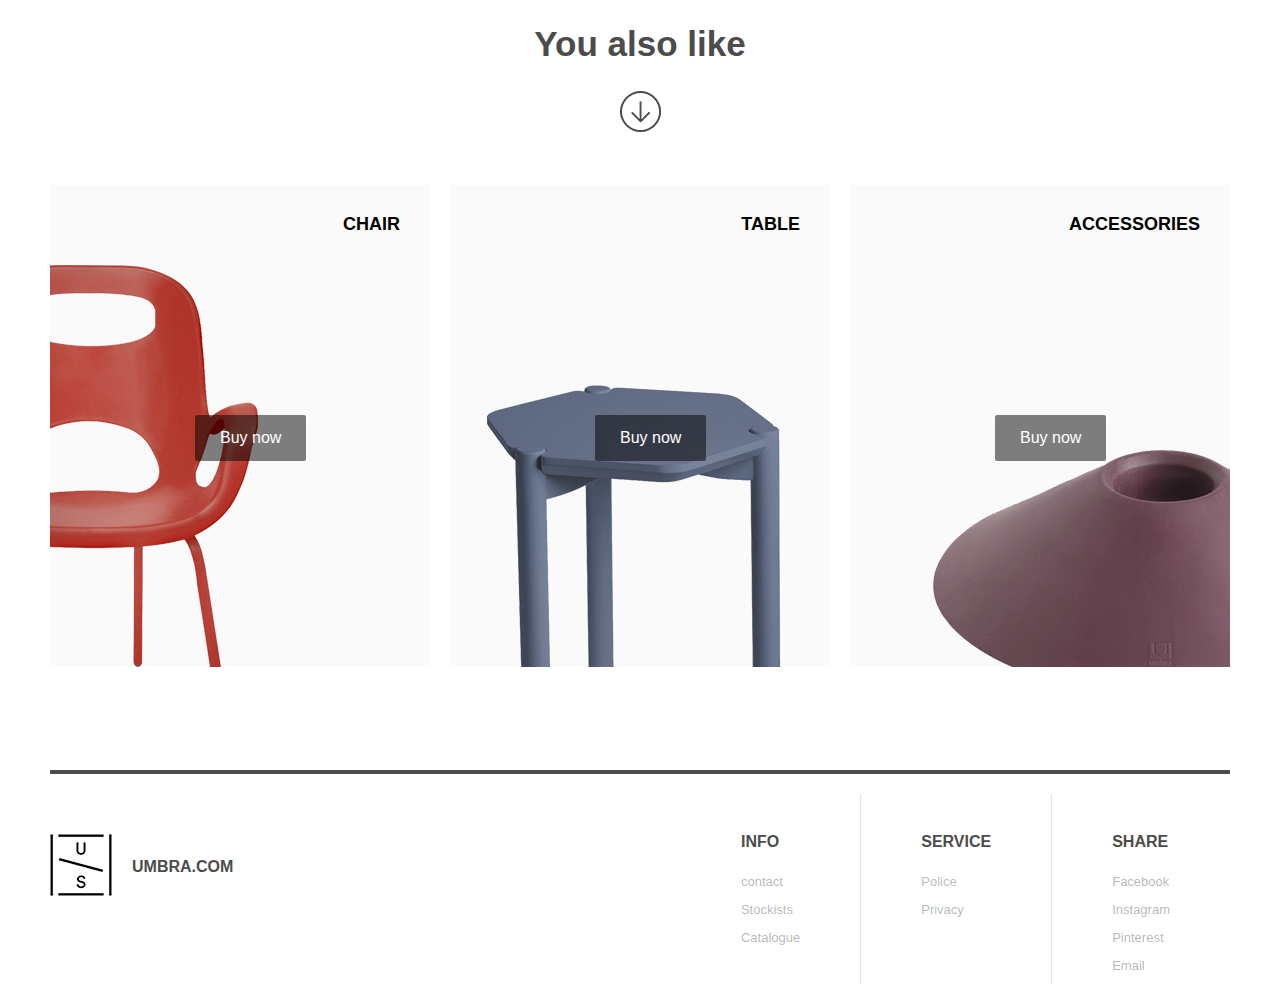
<file: umbra/sub/sub.html>
<!DOCTYPE html>
<html>
    <head>
        <meta charset="utf-8">
        <link rel="stylesheet" href="sub.css">
    </head>
    
    <body>
		
        <header>
			<nav>
				<a href="#" class="logo"><img src="./image/logo.png"></a>
            <ul>
				<li><a href="#"><p>ABOUT</p></a></li>
                <li><a href="#"><p>	PORTFOLIO</p></a></li>
                <li><a href="#"><P>PRODUCT</P></a></li>
				<li><a href="#"><P>DESIGNER</P></a></li>
             </ul>    
            </nav>
        </header>
		
		
		
		
		<aside class="product clearfixafter">
			
			<div class="part1">
				<a href="#"><img src="./image/product.png" class="pro0"></a>
				
				<div class="part1-1">
				<a href="#"><img src="./image/product1.png" class="pro1"></a>
				<a href="#"><img src="./image/product2.png" class="pro2"></a>
				<a href="#"><img src="./image/product3.png" class="pro3"></a>
				<a href="#"><img src="./image/product4.png" class="pro4"></a>
				</div>
			</div>

			
			
		
			<div class="part2">
				
				<div class="dish-title">
					<p class="dish">Pleated Dish</p>
					<p class="price">50.0$</p>
				</div>
				
				<ul class="item-vlaue">
					<li><strong>PRICE</strong> $12.6</li>
					<li><strong>SIZE</strong> 17 x 17 x 15.5(cm)</li>
					<li><strong>COLOR</strong> Earthenware</li>
					<li><strong>QUANTITY</strong> 1</li>
				</ul>
			
				
				<a href="#"><input type="submit" value="Buy now" class="buy"></a>
				<a href="#"><input type="button" value="Add cart" class="cart"></a>
				
			
				<div class="design-box clearfixafter">
					<div class="design-wrap">
						<p class="design-by"><span>DESIGN BY</span></p>
						<p class="mdsd"> MDSD</p>
						<p class="mdsd-txt">Explore more designs by MSDS<br>
						Studio on their website or follow</p>
						<a href="#"><p class="other">OTHER MDSD ></p></a>
					</div>
					<a href="#" class="msds-img" ><img src="./image/msds.png"></a>
				</div>
		
			</div>
		</aside>
			
		
		
		
		
		
		
		
		
		<aside class="txt">
			<p class="pleated-dish-title">Pleated Dish</p>
			<p class="pleated-dish-txt">
				The Pleated series was made to accompany a plant through<br> 
				different stages of growth. Each piece is handmade, sporting geometric pleats<br>that beautifully highlight its contents.</p>
			<img src="./image/arrow.png">
		</aside>
		
		
		
		
		
		
		
		
		
	
		<aside class="pleated-wrap">
			<div class="pleated-box clearfixafter">
				<div class="pleated1">
					<a href="#"><img src="./image/pleated1.png"></a>
				</div>

				<div class="pleated1-1">
					<p class="pleated-title">Pleated Planter</p>
					<div class="pleated-line"></div>
					<p class="pleated-txt">The Pleated series was made to accom-<br>pany 	a plant through different stages of<br>growth. Each piece is 	      handmade, sport-<br>ing geometric pleats that beautifully <br>highlight its contents.</p>
					<a href="#"><p>more</p></a>
				</div>

				
				
				
				
				<div class="pleated2">
					<a href="#"><img src="./image/pleated2.png"></a>
				</div>

				<div class="pleated2-1">
					<p class="pleated-title">Pleated Dish</p>
					<div class="pleated-line"></div>
					<p class="pleated-txt">The Pleated series was made to accom-<br>pany   	a plant through different stages of<br>growth. Each piece is 		handmade, sport-<br>ing geometric pleats that 						beautifully<br>highlight its contents.</p>
					<a href="#"><p>more</p></a>
				</div>
				
				
				
				

				<div class="pleated3">
					<a href="#"><img src="./image/pleated3.png"></a>
				</div>

				<div class="pleated3-1">
					<p class="pleated-title">Pleated Vase</p>
					<div class="pleated-line"></div>
					<p class="pleated-txt">The Pleated series was made to accom-<br>pany 	a plant through different stages of<br>growth. Each piece is 		handmade, sport-<br>ing geometric pleats contents. Planter 			includes<br>a self-watering wick.</p>
					<a href="#"><p>more</p></a>
				</div>
				
				
				
				
				
				
				
				<div class="pleated-msds-img">
					<a href="#"><img src="./image/pleated-msds.png"></a>
				</div>
				
				<div class="pleated-msds-txt clearfixafter">
					<p class="msds-design">MSDS<br>DESIGN</p>
					<div class="msds-line"></div>
					<p class="msds-design-txt">MSDS is a Toronto-based, multi-disciplinary design practice<br>that brings together experience in interior, furniture and pro-<br>duct design. The studio dedicated to material exploration,<br>resourcefulness, and commitment to client needs. In its brief<br>existence MSDS has realized numerous interiors, licensed<br>products for production and undertaken speculative works. </p>	
					
					<div class="msds-btn">
						<a href="#"><p>View more</p></a>
						<a href="#"><p>Shop now</p></a>
					</div>
				</div>
							
			</div>
		</aside>
		
				
				
				
				
				
		<div class="line"></div>
					
		
		
		
		<div class="detail-wrap">
			<div class="detail-wrap01">
		
				<div class="detail01">
					<a href="#"><img src="./image/detail00.png" class="detail01-1"></a>
					<a href="#"><img src="./image/detail01.png" class="detail01-2"></a>
				</div>
				
				
				<div class="detail02">
					<a href="#"><img src="./image/detail02.png" class="detail02-1"></a>
				</div>
				
				
				<div class="detail03">
					<a href="#"><img src="./image/detail03.png" class="detail03-1"></a>
				</div>
				
				
				<div class="detail04">
					<a href="#"><img src="./image/detail04.png" class="detail04-1"></a>
				</div>
				
				
				<div class="detail05">
					<a href="#"><img src="./image/detail05.png" class="detail05-1"></a>
				</div>
				
				
				<div class="detail06">
					<a href="#"><img src="./image/detail06.png" class="detail06-1"></a>
				</div>
				
				
				<div class="detail07">
					<a href="#"><img src="./image/detail07.png" class="detail07-1"></a>
				</div>
				
				
				<div class="detail08">
					<a href="#"><img src="./image/detail08.png" class="detail08-1"></a>
				</div>
	
			</div>
		</div>
		
		
		
		
		
				
		<div class="line2"></div>	
				
				
		
		
		
	
				
		
		<div class="also-wrap">
			<p class="also-title">You also like</p>
			<div class="also-arrow">
				<img src="./image/arrow.png">	
			</div>
		</div>
				
				
				
				
				
		<aside class="like-wrap">
			<div class="like-box clearfixafter">
				<div class="like01">
					<img src="./image/like_img1.png">
					<p class="chair">CHAIR</p>
					<a href="#"><p class="like-buy1">Buy now</p></a>
				</div>

				<div class="like02">
					<img src="./image/like_img2.png">
					<p class="table">TABLE</p>
					<a href="#"><p class="like-buy2">Buy now</p></a>
				</div>

				<div class="like03">
					<img src="./image/like_img3.png">
					<p class="accessories">ACCESSORIES</p>
					<a href="#"><p class="like-buy3">Buy now</p></a>
				</div>
			</div>
		</aside>
	

		
		<footer>
			
			<aside class="footer-txt">
				<div class="logo-2">
					<a href="#"><img src="./image/logo-bottom.png"></a>
					<a href="#"><p>UMBRA.COM</p></a>
				</div>
				
		
			
				<div class="footer2">
				<div class="footer-1">
					<ul>
						<li><a href="#"><span>INFO</span></a></li>
						<li><a href="#"><p>contact</p></a></li>
						<li><a href="#"><p>Stockists</p></a></li>
						<li><a href="#"><p>Catalogue</p></a></li>
					</ul>
				</div>
				
		
					
				<div class="footer-2">
					<ul>
						<li><a href="#"><span>SERVICE</span></a></li>
						<li><a href="#"><p>Police</p></a></li>
						<li><a href="#"><p>Privacy</p></a></li>
					</ul>
				</div>
		
					
					
				<div class="footer-3">
					<ul>
						<li><a href="#"><span>SHARE</span></a></li>
						<li><a href="#"><p>Facebook</p></a></li>
						<li><a href="#"><p>Instagram</p></a></li>
						<li><a href="#"><p>Pinterest</p></a></li>
						<li><a href="#"><p>Email</p></a></li>
					</ul>
				</div>
				</div>
			</aside>
		
		</footer>
	</body>
	
	
	
	
	
	
	
            <!-- jQuery library (served from Google) -->
        <script src="http://ajax.googleapis.com/ajax/libs/jquery/1.8.2/jquery.min.js"></script>
        <script>
        
        $(window).scroll(function() {
            if ($(this).scrollTop() > 1){  
                $('header').addClass("sticky");
            }
            else{
                $('header').removeClass("sticky");
            }
        });

        </script>
	
	
	
</html>
</file>
<file: portfolio.css>
/* CSS RESET */

html, body, div, span, object, iframe,
h1, h2, h3, h4, h5, h6, p, blockquote, pre,
abbr, address, cite, code,
del, dfn, em, img, ins, kbd, q, samp,
small, strong, sub, sup, var,
b, i,
dl, dt, dd, ol, ul, li,
fieldset, form, label, legend,
table, caption, tbody, tfoot, thead, tr, th, td,
article, aside, canvas, details, figcaption, figure, 
footer, header, hgroup, menu, nav, section, summary,
time, mark, audio, video { margin:0; padding:0; border:0; outline:0; font-size:100%; vertical-align:baseline; background:transparent;}
body {line-height:1;}
article,aside,details,figcaption,figure,
footer,header,hgroup,menu,nav,section {display:block;}
li{list-style:none;}
a {margin: 0; padding: 0; border: 0; vertical-align: baseline; background: transparent; text-decoration: none;}


html,body {
    height: 100%;
}


body {
    font-family: “Noto sans”, “Nanum Gothic”, “나눔고딕”, Helvetica, sans-serif;
    background-color: #f9f9f9;
}


.clearfixafter:after {
    content: "";
    display: block;
    clear: both;
}





header{
	background-image: url(images/main_img.png);
	background-repeat: no-repeat;
	background-size: cover;
	background-attachment: fixed;
	height: 1000px;
}

.main{
	width: 100%;
	text-align: center;
	padding: 400px 0 100px 0;
}

h1{
	font-size: 70px;
	font-weight: 800;
	color: #333;
}

h1 span{
	padding-top: 30px;
	border-top: 12px solid #06fff0;
}

.main_more{
	padding: 15px 40px;
	display: inline-block;
	border: 1px solid #333;
	font-size: 20px;
	font-weight: 400;
	color: #333;
	margin-top: 50px;
}

.main_more:hover{
	border: 1px solid #06fff0;
	color: #06fff0;
}





.content01{
	background-image: url(images/con1.png);
	background-repeat: no-repeat;
	background-size: cover;
	background-attachment: fixed;
	height: 750px;
}

.content02{
	background-image: url(images/con2.png);
	background-repeat: no-repeat;
	background-size: cover;
	background-attachment: fixed;
	height: 750px;
	
}

.content03{
	background-image: url(images/con3.png);
	background-repeat: no-repeat;
	background-size: cover;
	background-attachment: fixed;
	height: 750px;
}

.content04{
	background-image: url(images/con4.png);
	background-repeat: no-repeat;
	background-attachment: fixed;
	background-size: cover;
	height: 750px;
}

.content05{
	background-image: url(images/con5.png);
	background-repeat: no-repeat;
	background-size: cover;
	background-attachment: fixed;
	height: 750px;
}



.con_text_box1{
	padding: 250px 0 0 870px;
}

.con_text_box2{
	padding: 250px 0 0 230px;
}

.con_title1{
	font-size: 35px;
	font-weight: 800;
	line-height: 1.1;
	color: #000;
}

.con_txt1{
	font-size: 14px;
	margin-top: 20px;
	color: #000;
	opacity: 0.7;
	line-height: 1.3;
}

.con_title{
	font-size: 35px;
	font-weight: 800;
	line-height: 1.1;
	color: #fff;
}

.con_txt{
	font-size: 14px;
	margin-top: 20px;
	color: #fff;
	opacity: 0.8;
	line-height: 1.3;
}

.work1{
	color: #000;
	font-size: 12px;
	opacity: 0.5;
	margin-top: 10px;
}

.work{
	color: #fff;
	font-size: 12px;
	opacity: 0.5;
	margin-top: 10px;
}

.more{
	display: inline-block;
	width: 200px;
	padding: 10px 0;
	color: #fff;
	background-color: #000;
	margin-top: 30px;
	text-align: center;
}

.more:hover{
	background-color: #06fff0;
	color: #333;
}


footer{
	width: 100%;
	height: 250px;
	background-color: #000;
	border-top: 1px solid rgba(255,255,255,0.2);
	text-align: center;
}

.footer_box{
	width: 410px;
	margin: 0 auto;
	padding-top: 60px;
	color: #fff;
}

h3{
	font-size: 40px;
}

.email{
	margin-top: 30px;
}

.e1{
	float: left;
	padding: 10px 62px;
	border: 1px solid #fff;
	opacity: 0.6;
}

.e2{
	float: left;
	padding: 10px 35px;
	border: 1px solid #fff;
	opacity: 0.6;
	color: #fff;
}

.e2:hover{
	background-color: rgba(255,255,255,0.4);
}

.my{
	font-size: 12px;
	margin-top: 30px;
	opacity: 0.5;
}








@media screen and (min-width : 321px) and (max-width:768px) {
	.content01{
		background-position: center center;
	}
	.content02{
		background-position: center center;
	}
	.content03{
		background-position: center center;
	}
	.content04{
		background-position: center center;
	}
	.content05{
		background-position: center center;
	}
	
	
	.content01 .con_text_box1{
		padding: 210px 0;
		text-align: center;
	}
	
	.content01 .more_box{
		margin-top: 30px;
	}
	.content01 .more{
		display: block;
		margin: 10px auto;
	}
	
	.con_text_box1{
		padding: 235px 0;
		text-align: center;
	}
	
	.con_text_box2{
		padding: 245px 0;
		text-align: center;
		
	}
}
</file>
<file: cohen/cohen.css>
/* CSS RESET */

html, body, div, span, object, iframe,
h1, h2, h3, h4, h5, h6, p, blockquote, pre,
abbr, address, cite, code,
del, dfn, em, img, ins, kbd, q, samp,
small, strong, sub, sup, var,
b, i,
dl, dt, dd, ol, ul, li,
fieldset, form, label, legend,
table, caption, tbody, tfoot, thead, tr, th, td,
article, aside, canvas, details, figcaption, figure, 
footer, header, hgroup, menu, nav, section, summary,
time, mark, audio, video { margin:0; padding:0; border:0; outline:0; font-size:100%; vertical-align:baseline; background:transparent;}
body {line-height:1;}
article,aside,details,figcaption,figure,
footer,header,hgroup,menu,nav,section {display:block;}
li{list-style:none;}
a {margin: 0; padding: 0; border: 0; vertical-align: baseline; background: transparent; text-decoration: none;}

body {
    font-family: “Noto sans”, Helvetica, sans-serif,  “Nanum Gothic”, “나눔고딕”, sans-serif;
    background-color: #f8f8f8;
    line-height: 1;
    min-width: 1280px;
    min-height: 820px;
}

html,body {
    height: 100%;
}

.clearfixafter:after {
    content: "";
    display: block;
    clear: both; 
}


body{
	background-color:#f8f8f8;
	
}

header {
    width: 100%;
    position: fixed;
    top:0;
    background-color: rgba(0,0,0,0.3);
	z-index: 999;
	padding: 35px 0;
}

header nav {
    width: 1000px;
    margin: 0 auto;
}

header .logo{
	float: left;
}

header ul {
    text-align: right;
	float: right;
	margin-top: 5px;
}

header ul li {
	display: inline-block;
	margin-left: 50px;
}

header ul li p {
	color: rgba(255,255,255,0.6);
	font-size: 14px;
}

header ul li p:hover{
	opacity: 0.3;
}


/* STICKY HEADER */


header.sticky {
    padding: 30px;
    box-sizing: border-box;
}
header.sticky .logo {
    width: auto;
    margin: 0;
    transition: all .2s ease-in-out;
}
header.sticky nav{
    width: 100%;
    transition: all .2s ease-in-out;
}





.main_wrap{
	background-image: url(images/main.png);
	background-repeat: no-repeat;
	background-size: cover;
	height: 1156px;
}

.main_box{
	width: 780px;
	margin: 0 auto;
	text-align: center;
}

h1{
	font-family: serif;
	padding-top: 300px;
	color: #fff;
	font-size: 50px;
	text-align: center;
	letter-spacing: 0.2em;
	line-height: 1.2;
}

.main_box p{
	margin-top: 45px;
	color: rgba(255,255,255,0.5);
	font-size: 14px;
	letter-spacing: 0.15em;
}

.main_more{
	margin-top: 45px;
	display: inline-block;
	padding: 18px 45px;
	border: 1px solid #fff;
	color: #fff;
}

.main_more:hover{
	background-color: rgba(255,255,255,0.1);
}




.banner_wrap{
	margin: 192px auto 0 auto;
	width: 1180px;
	height: 608px;
	background-color: #fff;
}

.banner_wrap div{
	float: left;
	text-align: center;
}

.con1, .con2{
	margin-right: 20px;
}

.banner_txt{
	margin-top: 30px;
	font-size: 14px;
	color: rgba(0,0,0,0.5);
	line-height: 1.3;
}

.banner_txt span{
	font-size: 18px;
	font-weight: 800;
	color: #000;
	line-height: 2.5;
}

.banner_wrap div a{
	display: inline-block;
	padding: 8px 25px;
	margin-top: 20px;
	color: #fff;
	background-color: #594643;
}

.banner_wrap div a:hover{
	background-color: rgba(0,0,0,0.2);
}


h2{
	letter-spacing: 0.05em;
	font-size: 25px;
	margin:355px 0 30px 0;
	text-align: center;
	font-weight: 6;
	color: rgba(0,0,0,0.7)
}

.best_box{
	position: relative;
	width: 1180px;
	margin: 0 auto;
}

.best_txt{
	position: absolute;
	margin-left: 100px;
	padding: 40px 0 30px 0;
	width: 1000px;
	text-align: center;
	bottom: 0;
	left: 0;
	border-top:1px solid rgba(0,0,0,0.3);
}

.b1{
	font-size: 18px;
	letter-spacing: 0.12em;
	color: rgba(0,0,0,0.5);
}
	
.b2{
	margin-top: 10px;
	color: rgba(0,0,0,0.6);
	font-weight: 800;
}

.b2 span{
	text-decoration-line: line-through;
}







.product_wrap{
	width: 1180px;
	margin: 100px auto 0 auto;
}

.product_wrap img{
	margin-top: 15px;
}

.pro1, .pro2, .pro4, .pro5{
	margin-right: 15px;
}


.foot_img_wrap{
	margin-top: 150px;
}
.foot1{
	position: relative;
}

.foot1_txt{
	position: absolute;
	width: 100%;
	top: 200px;
	text-align: center;
}

.f1{
	font-family: serif;
	font-size: 45px;
	color: #fff;
	letter-spacing: 0.02em;
}

.f1-1{
	font-weight: 100;
	font-size: 16px;
	color: rgba(255,255,255,0.5);
	margin-top: 10px;
}

.email_box{
	width: 485px;
	margin: 40px auto 0 auto;
	opacity: 0.7;
}

.email{
	float: left;
	padding: 15px 80px;
	font-size: 14px;
	color: #fff;
	border: 1px solid #fff;
}

.send{
	float: left;
	padding: 15px 35px;
	font-size: 14px;
	color: #fff;
	border: 1px solid #fff;
	background-color: #523f3c;
}

.send:hover{
	background-color: rgba(0,0,0,0.5);
}

.foot2{
	float: left;
	position: relative;
	margin-top: -3px;
}

.foot2_box{
	position: absolute;
	width: 830px;
	top: 230px;
	text-align: center;
}

.f2_t{
	font-family: serif;
	font-size: 40px;
	color: #fff;
	letter-spacing: 0.05em;
}

.f2_t1{
	color: #fff;
	font-size: 16px;
	margin-top: 35px;
	line-height: 1.6;
}

.foot3{
	float: left;
	position: relative;
	margin-top: -3px;
}

.f3{
	position: absolute;
	top: 270px;
	width: 100%;
	text-align: center;
	font-family: serif;
	font-size: 40px;
	color: #fff;
	letter-spacing: 0.05em;
}


footer{
	background-color: #323232;
	height: 300px;
	margin-top: -4px;
	text-align: center;
}

footer ul{
	width: 690px;
	margin: 0 auto;
	padding-top: 100px;
}

footer ul li{
	float: left;
	color: rgba(255,255,255,0.6);
	font-size: 16px;
	margin: 0 30px;
}

footer ul li:hover{
	opacity: 0.3;
}

.li_txt{
	color: #fff;
	font-size: 14px;
	font-weight: 100;
	color: rgba(255,255,255,0.4);
	margin-top: 40px;
}

footer img{
	margin-top: 70px;
}
</file>
<file: croods/croods.css>
/* CSS RESET */

html, body, div, span, object, iframe,
h1, h2, h3, h4, h5, h6, p, blockquote, pre,
abbr, address, cite, code,
del, dfn, em, img, ins, kbd, q, samp,
small, strong, sub, sup, var,
b, i,
dl, dt, dd, ol, ul, li,
fieldset, form, label, legend,
table, caption, tbody, tfoot, thead, tr, th, td,
article, aside, canvas, details, figcaption, figure, 
footer, header, hgroup, menu, nav, section, summary,
time, mark, audio, video { margin:0; padding:0; border:0; outline:0; font-size:100%; vertical-align:baseline; background:transparent;}
body {line-height:1;}
article,aside,details,figcaption,figure,
footer,header,hgroup,menu,nav,section {display:block;}
li{list-style:none;}
a {margin: 0; padding: 0; border: 0; vertical-align: baseline; background: transparent; text-decoration: none;}

body {
    font-family: “Noto sans”, “Nanum Gothic”, “나눔고딕”, Helvetica, sans-serif, "Impact",;
    background-color: #3361d8;
    line-height: 1;
    

}

html,body {
    height: 100%;
}

.clearfixafter:after {
    content: "";
    display: block;
    clear: both; 
}





header {
    width: 100%;
    position: fixed;
    top:0;
    z-index: 999;
    
    background-color: rgba(0,0,0,0.2);
}


header nav {
    margin: 0 auto;
}


header ul {
    text-align: center;
}


header ul li {
    display: inline-block;
    margin: 28px 50px;
}


header ul li a {
    font-size: 14px;
    color: rgba(255,255,255,255);
}


header ul li a:hover{
	color: rgba(255,255,255,0.2);
}







.title_box{
	width: 100%;
	height: 1240px;
	text-align: center;
}

.logo{
	margin-top: 200px;
}





.story_box{
	position: relative;
	width: 100%;
	padding-top: 230px;
	padding-bottom: 160px;
	text-align: center;
	background-color: #f25959;

}

.story_title{
	
	font-family: Impact;
	font-size: 70px;
	letter-spacing: 0.05em;
	color: #ffffff;
}

.story_txt{
	padding-top: 60px;
	font-size: 16px;
	color: rgba(255,255,255,0.8);
	letter-spacing: 0.025em;
	line-height: 24.7px;
}

.story_more{
	display: inline-block;
	margin-top: 68px;
	padding: 15px 30px;
	font-size: 16px;
	color: #ffffff;
	border:1px solid #ffffff;
	border-radius: 3px;
}

.story_more:hover{
	opacity: 0.5;
}

.story_img{
	position: absolute;
	top:320px;
	right: 15px;
}




.trailer_box{
	position: relative;
	
	width: 100%;
	text-align: center;
	height: 970px;
	background-color: #6f2ddc;
}

.trailer_box > p{
	font-family: Impact;
	font-size: 50px;
	letter-spacing: 0.05em;
	color: #ffffff;
	padding-top: 150px;
}

.move{
	position: absolute;
	z-index: 11;
	width: 100%;
	top: 225px;
}

.move > iframe{
	border: 5px solid #ffffff;
	border-radius: 5px;
}

.trailer{
	text-align: center;
}

.trailer_01{
	position: absolute;
	top:-280px;
	left: 25px;
	z-index: 11;
}

.trailer_02{
	position: absolute;
	bottom: 155px;
	right: 20px;
	z-index: 9;
}




.character_box{
	position: relative; 
	width: 100%;
	background-color:rgba(0,0,0,0.2);
	padding: 80px 0 50px 0;
}

.croods_img{
	margin-right: 0;
}

.character_title_box{
	display: inline-block;
	width: 490px;
	margin: 0 0 0 305px;
}

.character_title{
	display: inline-block;
	font-family: Impact;
	font-size: 50px;
	letter-spacing: 0.05em;
	color: #ffffff;
	
}

.character_txt{
	display: inline-block;
	font-size: 18px;
	color: rgba(255,255,255,0.8);
	margin-top: 30px;
}

.character_more{
	display: inline-block;
	padding: 14px 25px;
	font-size: 16px;
	color: #ffffff;
	border:1px solid #ffffff;
	border-radius: 3px;
	margin-top: 30px;
}

.character_more:hover{
	opacity: 0.5;
}


.character_img_box{
	display: inline-block;
}

.character_img_box > img{
	margin: 30px 5px 0 0;
}

.croods_img{
	position: absolute;
	right: 80px;
	bottom: 0;
}




.people_box{
	width: 100%;
	margin-top:20px;
}

.people_box ul{
	text-align: center;
}

.people_box ul li{
	margin: 0 5px;
	display: inline-block;
}





.episode{
	text-align: center;
	font-family: Impact;
	font-size: 50px;
	letter-spacing: 0.05em;
	color: #ffffff;
	margin-top: 150px;
}


.episode_box{
	position: absolute;
	width: 100%;
	top: -244px;
	z-index: 20;
}

.episode_box ul{
	text-align: center;
}

.episode_box ul li{
	display: inline-block;
	margin: 0 auto;
}





.epi_wapper{
	position: absolute;
	width: 320px;
	top: 275px;
}

.episode_title{
	font-weight: bold;
	font-size: 20px;
}

.episode_btn{
	margin-top: 23px;
	color: #ffa200;
	display: inline-block;
	padding: 10px 12px;
	border: 1px solid #ffa200;
	border-radius: 3px;
}

.episode_btn:hover{
	opacity: 0.2;
}



.cat{
	position: absolute;
	top: -60px;
	right: 60px;
	z-index: 19;
}

.fox{
	position: absolute;
	top: 70px;
	left: 18px;
	z-index: 21;	
}

.footer_box{
	position: relative;
	width: 100%;
	margin-top: 270px;
	height: 540px;
	background-color: #ffa200;
}


.footer_wapper{
	width: 100%;
	display: inline-block;
	margin-top: 390px;
}

.footer_txt_box{
	position: relative;
	width: 620px;
	margin: 0 auto;
}
.txt_1{
	display: inline-block;
	font-size: 52px;
	color: #ffffff;
	font-weight: 800;
	letter-spacing: 0.027em;
}

.txt_2{
	display: inline-block;
	font-size: 123px;
	color: #ffffff;
	font-weight: 800;
	letter-spacing: -0.025em;
}

.txt_3{
	position: absolute;
	right: 0;
	top: 55px;
	
	display: inline-block;
	font-size: 45px;
	color: #ffffff;
	font-weight: 800;
}






footer {
	position: relative;
    float: left;
    width: 100%;
	height: 580px;
    background-color: #ffa200;
}

footer > .footer_back_img{
	position: absolute;
	bottom: 0;
}


.footer_menu_box{
	position: absolute;
	width: 100%;
	bottom: 0;
	padding: 10px 0;
	border-top: 1px solid #ffffff;
}

.footer-wrapper {
    width: 840px;
    margin: 0 auto;
}


.follow-img a {
    float: left;
   margin: 5px 10px 0 10px;
}

.follow-img a:hover{
	opacity: 0.5;
}

.footer-txt li  {
    float: left;
    margin: 14px 10px 0px 10px;
}

.footer-txt li a {
    color: #fff;
    font-size: 15px;
    font-weight: 300;
}

.footer-txt li a:hover{
	opacity: 0.5;
}

.footer-txt .footer-txt-1  {
    border-left: solid 2px #fff;
    padding: 0 20px;
}


.footer-txt-1, .footer-txt-2, .footer-txt-3  {
    border-right: solid 2px #fff;
    padding: 0 20px 0 0px;
    
}
</file>
<file: ddp/ddp.css>
/* CSS RESET */

html, body, div, span, object, iframe,
h1, h2, h3, h4, h5, h6, p, blockquote, pre,
abbr, address, cite, code,
del, dfn, em, img, ins, kbd, q, samp,
small, strong, sub, sup, var,
b, i,
dl, dt, dd, ol, ul, li,
fieldset, form, label, legend,
table, caption, tbody, tfoot, thead, tr, th, td,
article, aside, canvas, details, figcaption, figure, 
footer, header, hgroup, menu, nav, section, summary,
time, mark, audio, video { margin:0; padding:0; border:0; outline:0; font-size:100%; vertical-align:baseline; background:transparent;}
body {line-height:1;}
article,aside,details,figcaption,figure,
footer,header,hgroup,menu,nav,section {display:block;}
li{list-style:none;}
a {margin: 0; padding: 0; border: 0; vertical-align: baseline; background: transparent; text-decoration: none;}


html,body {
    height: 100%;
}


body {
    font-family: “Noto sans”, “Nanum Gothic”, “나눔고딕”. Helvetica, sans-serif;
    background-color: #f6f6f6;
}


.clearfixafter:after {
    content: "";
    display: block;
    clear: both;
}


header {
    width: 100%;
    top:0;
    padding: 15px 0;
    background-color: rgba(0,0,0,0.1);
    position: fixed;
    z-index: 100;
}


header nav {
    width: 1180px;
    margin: 0 auto;
}


.logo {
    float: left;
}


.nav {
    float: right;
}


header ul li {
    float: left;
    margin: 25px 0 0 70px;
}


ul li a {
    color: #ffffff;
    font-size: 16px;
    font-weight: 400;
	opacity: 0.8;
}

ul li a:hover{
	opacity: 0.3;
}






.main_box{
	position: relative;
	height: 905px;
	text-align: center;
	background-image: url(images/main_img.png);
	background-repeat:no-repeat;
	background-size: cover;
}


.main_title{
	display: inline-block;
	margin-top: 340px;
	font-size: 60px;
	color: #ffffff;
}


.main_txt{
	margin-top: 30px;
	font-size: 14px;
	color: #ffffff;
	line-height: 1.4;
	opacity: 0.6;
}

.main_btn{
	display: inline-block;
}

.main_btn p{
	float: left;
	padding: 23px 65px;
	background-color: #1b293c;
	opacity: 0.7;
	margin: 70px 10px 0 10px;
	font-size: 16px;
	color: #ffffff;
}

.main_btn p:hover{
	background-color: rgba(0,0,0,0.6);
}



.menu_box{
	position: absolute;
	width: 100%;
	bottom: 0;
	margin-top: 125px;
	background-color: rgba(0,0,0,0.3);
}

.menu_wrapper{
	width: 1180px;
	margin: 0 auto;
}

.menu1, .menu2, .menu3{
	float: left;
	width: 340px;
	padding: 45px 26px 30px 26px;
}

.menu_wrapper img{
	float: left;
}

.menu_txt_box {
	float: left;
	text-align: left;
	margin-left: 20px;
}

.menu_title{
	color: #ffffff;
	font-size: 20px;
	font-weight: bold;
}


.menu_txt{
	text-align: left;
	margin-top: 10px;
	font-size: 12px;
	color: #ffffff;
	line-height: 1.4;
	opacity: 0.6;
}

.menu_wrapper a:hover{
	background-color:rgba(255,255,255,0.2);
}




.welcome{
	margin-top: 130px;
	text-align: center;
	font-size: 100px;
	font-weight: bold;
	color: #000000;
	opacity: 0.05;
}

.welcome_txt1{
	text-align: center;
	font-size: 40px;
	letter-spacing: -0.05em;
}

.welcome_txt2{
	text-align: center;
	margin-top: 50px;
	font-size: 16px;
	opacity: 0.7;
	line-height: 1.4;
}





.contents_wrapper{
	width: 100%;
	margin-top: 170px;
	background-image: url(images/middle_img.png);
	background-repeat:no-repeat;
	background-size: cover;
	height: 1084px;
}

.con_box{
	float: right;
	margin-top: 160px;
	height: 660px;
	width: 52%;
	background-color: rgba(0,0,0,0.4);
}

.con_txt_box{
	display: inline-block;
	margin:82px 0 0 70px; 
	padding: 85px 35px 110px 35px;
	border: 4px solid rgba(255,255,255,0.6);
}

.con_title{
	font-size: 45px;
	font-weight: bold;
	text-align: right;
	color: #ffffff;
	line-height: 1.5;
	letter-spacing: -0.05em;
	padding-bottom: 10px;
	border-bottom: 1px solid rgba(255,255,255,0.5);
}

.con_txt{
	font-size: 25px;
	text-align: right;
	color: rgba(255,255,255,0.8);
	line-height: 1.5;
	letter-spacing: -0.05em;
	margin-top: 45px;
}






.meddle_title{
	margin-top: 80px;
	font-size: 45px;
	color: #ffffff;
	display: inline-block;
	padding: 25px 15px 25px 255px;
	background-color: #3f4d5d;
}






.middle1{
	position: relative;
	height: 670px;
}

.middle1_1{
	position: absolute;
	top: 30px;
	left: 130px;
	display: inline-block;
	padding: 100px 375px 80px 70px;
	border: 6px solid #ffffff;
	z-index: 9;
}

.middle1_1 img{
	margin-left: 135px;
}

.middle1_1 p{
	margin-top: 20px;
	text-align: center;
	font-size: 18px;
	line-height: 1.4;
	width: 350px;
}

.middle1_1 a{
	display: inline-block;
	margin-top: 30px;
	padding: 8px 20px;
	background-color: #2b3a4c;
	color: #ffffff;
	font-size: 14px;
}

.middle1_1 a:hover{
	opacity: 0.4;
}

.middle1_2{
	position: absolute;
	top: 174px;
	left: 625px;
	z-index: 10;
}

.middle1_3{
	position: absolute;
	left: 1000px;
	top: 340px;
	bottom: 30px;
	width: 440px;
	height: 330px;
	background-color: #d1d4d8;
	z-index: 9;
}




.middle2{
	position: relative;
	height: 670px;
}

.middle2_1{
	position: absolute;
	top:30px;
	left: 643px;
	padding: 100px 45px 80px 350px;
	display: inline-block;
	border: 6px solid #ffffff;
	z-index: 9;
}

.middle2_1 img{
	margin-left: 155px;
}

.middle2_1 p{
	margin-top: 20px;
	text-align: center;
	font-size: 18px;
	line-height: 1.4;
	width: 390px;
}

.middle2_1 a{
	display: inline-block;
	margin-top: 30px;
	padding: 8px 20px;
	background-color: #2b3a4c;
	color: #ffffff;
	font-size: 14px;
}

.middle2_1 a:hover{
	opacity: 0.4;
}

.middle2_2{
	position: absolute;
	top: 170px;
	left: 215px;
	z-index: 10;
}

.middle2_3{
	position: absolute;
	left:  t: 0;
	bottom: 0px;
	width: 440px;
	height: 330px;
	background-color: #d1d4d8;
	z-index: 9;
}




.middle3{
	position: relative;
	height: 640px;
}

.middle3_1{
	position: absolute;
	top: 30px;
	left: 130px;
	display: inline-block;
	padding: 100px 375px 80px 70px;
	border: 6px solid #ffffff;
	z-index: 9;
}

.middle3_1 img{
	margin-left: 135px;
}

.middle3_1 p{
	margin-top: 20px;
	text-align: center;
	font-size: 18px;
	line-height: 1.4;
	width: 350px;
}

.middle3_1 a{
	display: inline-block;
	margin-top: 30px;
	padding: 8px 20px;
	background-color: #2b3a4c;
	color: #ffffff;
	font-size: 14px;
}

.middle3_1 a:hover{
	opacity: 0.4;
}

.middle3_2{
	position: absolute;
	top: 174px;
	left: 625px;
	z-index: 10;
}

.middle3_3{
	position: absolute;
	left: 1000px;
	top: 340px;
	width: 440px;
	height: 330px;
	background-color: #d1d4d8;
	z-index: 9;
}




.dream_box{
	background-image: url(images/dream.png);
	background-repeat: no-repeat;
	background-size: cover;
	height: 803px;
}
.dream_title{
	margin-top: 120px;
	padding-top: 20px;
	font-size: 128px;
	text-align: center;
	font-weight: bold;
	color: rgba(0,0,0,0.1);
}

.dream_txt{
	text-align: center;
	margin-top: 80px;
	font-size: 18px;
	line-height: 1.4;
}







.program_wrapper{
	background-image: url(images/program.png);
	background-repeat: no-repeat;
	background-size: cover;
	height: 450px;
}

.program_box{
	width: 1180px;
	margin: 0 auto;
}


.program_txt_1{
	float: left;
	height: 230px;
	width: 393px;
	border-bottom: 1px solid rgba(255,255,255,0.3);
}

.program_txt_1:hover{
	background-color: rgba(0,0,0,0.4);
}






.program_txt_2{
	float: left;
	height: 220px;
	width: 393px;
}

.program_txt_2:hover{
	background-color: rgba(0,0,0,0.4);
}

.number{
	float: left;
	display: inline-block;
	font-size: 50px;
	font-weight: bold;
	color: rgba(255,255,255,0.2);
	padding-bottom: 15px;
	border-bottom: 6px solid #00589f;
	margin-top: 70px;
	margin-left: 25px;
}

.txt{
	float: left;
	margin-top: 70px;
	margin-left: 20px;
}

.txt1{
	font-size: 20px;
	font-weight: bold;
	color: rgb(255,255,255);
	padding:5px 0 15px 0;
}

.txt2{
	font-size: 14px;
	line-height: 1.5;
	color: rgba(255,255,255,0.4);
}






.map_wrap{
	width: 100%;
	height: 750px;
}

.map_wrap2{
	width: 980px;
	margin: 0 auto;
}
.map_box1{
	float: left;
	margin-top: 130px;
}

.map_box2{
	float: left;
	margin: 160px 0 0 80px;
}

.info_title{
	font-size: 30px;
	font-weight: bold;
	padding-bottom: 35px;
}

.info_title span{
	padding-bottom: 30px;
	border-bottom: 5px solid rgba(0,0,0,0.2);
}

.info_txt{
	font-size: 16px;
	font-weight: bold;
	padding: 45px 0 17px 0;
}

.map_box1 ul{
	padding:15px 0 10px 0;
}

.info01, .info02{
	border-top: 1px solid rgba(0,0,0,0.2);
}

.map_box1 ul li{
	padding: 5px 0 0 10px;
	font-size: 14px;
	font-weight: normal;
	line-height: 1.4;
}

.map_box1 ul li span{
	margin-left: -10px;
	font-weight: bold;
	font-weight: bold;
}



.footer-wrapper {
    width: 100%;
    padding: 100px 0;
    background-color: #202c3a;
    
}


.footer-cover {
    width: 1180px;
    margin: 0 auto;
}


.footer-wrap {
    float: left;
    margin-right: 60px;
}


.footer-wrap span {
    font-size: 16px;
    font-weight: 500;
    color: #fff;
}


.footer-wrap p {
    color: #e3e3e3;
    font-size: 14px;
    margin-top: 25px; 
    font-size: 14px;
    font-weight: 300;
}




.footer-wrap2 {
    float: left;
    margin-right: 60px;
}


.footer-wrap2 span {
    font-size: 16px;
    font-weight: 500;
    color: #fff;
}


.footer-wrap2 p {
    color: #e3e3e3;
    font-size: 14px;
    margin-top: 25px; 
    font-size: 14px;
    font-weight: 300;
}


.footer-wrap3 {
    float: left;
    margin-right: 60px;
}


.footer-wrap3 span {
    font-size: 16px;
    font-weight: 500;
    color: #fff;
}


.footer-wrap3 p {
    color: #e3e3e3;
    font-size: 14px;
    margin-top: 25px; 
    font-size: 14px;
    font-weight: 300;
}


.footer-wrap4 {
    float: left;
    margin-right: 60px;
}


.footer-wrap4 span {
    font-size: 16px;
    font-weight: 500;
    color: #fff;
}


.footer-wrap4 p {
    color: #e3e3e3;
    font-size: 14px;
    margin-top: 25px; 
    font-size: 14px;
    font-weight: 300;
}


.footer-txt  {
    color: #e3e3e3;
    float: left;
    font-size: 14px;
    font-weight: 300;
    margin-top: 100px;
} 


.footer-contect {
    float: right;
}


.footer-contect p {
    font-size: 16px;
    font-weight: 700;
    color: #fff;
}


.footer-wrap5 li {
    float: left;
    margin-top: 20px;
    margin-right: 20px;
}
</file>
<file: Superman/superman.css>
/* CSS RESET */

html, body, div, span, object, iframe,
h1, h2, h3, h4, h5, h6, p, blockquote, pre,
abbr, address, cite, code,
del, dfn, em, img, ins, kbd, q, samp,
small, strong, sub, sup, var,
b, i,
dl, dt, dd, ol, ul, li,
fieldset, form, label, legend,
table, caption, tbody, tfoot, thead, tr, th, td,
article, aside, canvas, details, figcaption, figure, 
footer, header, hgroup, menu, nav, section, summary,
time, mark, audio, video { margin:0; padding:0; border:0; outline:0; font-size:100%; vertical-align:baseline; background:transparent;}
body {line-height:1;}
article,aside,details,figcaption,figure,
footer,header,hgroup,menu,nav,section {display:block;}
li{list-style:none;}
a {margin: 0; padding: 0; border: 0; vertical-align: baseline; background: transparent; text-decoration: none;}

body {
    font-family:'Fjalla One', sans-serif, “Noto sans”, “Nanum Gothic”, “나눔고딕”, Helvetica, sans-serif;
    background-color: black;
    line-height: 1;
    

}

html,body {
    height: 100%;
}

.clearfixafter:after {
    content: "";
    display: block;
    clear: both; 
}


header {
    width: 100%;
    position: fixed;
    top:0;
    z-index: 999;
    
    background-color: rgba(0,0,0,0.5);
}

header nav {
    
    margin: 0 auto;
}

header ul {
    text-align: center;
}

header ul li {
    display: inline-block;
    margin: 10px 20px;
}

header ul li a {
    font-size: 16px;
    color: rgba(255,255,255,0.7);
}



header ul li a:hover{
	color: rgba(255,255,255,0.2);
}




/*-- BANNER --*/	

.banner {
    margin-top: -80px;
    height: 1100px;
    background-image: url(./image/mainimg.png);
    background-repeat: no-repeat;
    background-position: top center;
    
    position: relative;

}

.title-text{
    position: absolute;
    top:550px;
    width: 100%;
    margin: 0 auto;
}

.title{
    font-family: 'Roboto Condensed', sans-serif;
    color: white;
    font-size: 60px;
    font-weight: 600;
    text-align: center;
    letter-spacing: 0.1em;
}

.title span {
    letter-spacing: 0.15em;
    margin-left: 20px;
}


.title > p {
    font-size: 18px;
    font-weight: 400;
    letter-spacing: 0.5em;
    margin-top: 40px;
}

.header-m{
    width: 100%;
    text-align: center;
    margin-top: 80px;
}

.header-more{
    color: #fff;
    display: inline-block;
    border: 1px solid white;
    padding: 15px 35px;
    font-size: 14px;
    font-weight: 100;
    margin-right: 5px;
    letter-spacing: 0.2em;
	transition: all .1s ease-in-out;
	background-color: cornflowerblue;
    border: 1px solid cornflowerblue;
}

.header-more:hover{
	background-color: rgba(255,255,255,0.5);
	border:1px solid rgba(255,255,255,0.5);
	transition: all .1s ease-in-out;
}
	
	
	
	
.header-more2{
    color: #fff;
    display: inline-block;
    border: 1px solid white;
    padding: 15px 35px;
    font-size: 14px;
    font-weight: 100;
    margin-left: 5px;
    letter-spacing: 0.2em;
	transition: all .1s ease-in-out;
}


.header-more2:hover{
	transition: all .1s ease-in-out;
	background-color:rgba(255,255,255,0.2);
	border: 1px solid rgba(255,255,255,0.2);
}


.con-trailer{
    font-family: 'Roboto Condensed', sans-serif;
    color: rgba(255,255,255,0.9);
    font-size:30px;
    font-weight: 500;
    text-align: center;
	margin-bottom: 20px;
}


.trailer{
	width: 800px;
    text-align: center;
    margin: 0 auto;
	
	position: relative;
}

.trailer .super{
    position: absolute;
    top: -50px;
    left: -210px;
	
    z-index: 4;
}

.trailer .bat{
    position: absolute;
    z-index: 5;
    bottom: -50px;
    right: -215px;

}

.movie-btn {
    width: 93px;
    height: 94px;
    position: absolute;
    top:50%;
    left: 50%;
    
    margin-top:-47px;
    margin-left: -47px;
}





.back2 .best-txt{
    font-family: 'Roboto Condensed', sans-serif;
    color: #fff;
    text-align: center;
    font-size: 30px;
    font-weight: 500;
    margin: 200px 0 20px 0;
}

.best{
	text-align: center;
}

.veiw-box1{
    position: relative;
	top: -85px;
	right: 5px;
	display: inline-block;
    text-align: center;
    background-color: rgba(255,255,255,0.1);
}

.veiw-box1:hover{
	transform: scale(1.08);
	border: 1px solid cornflowerblue;
}

.best .botm1{
    position: absolute;
    left: 50%;
    top: 50%;
	
	margin-left: -16px;
	margin-top: -55px;
    z-index: 5;
}

.veiw-box1 p{
    font-family: 'Roboto Condensed', sans-serif;
    color: rgba(255,255,255,0.5);
    font-size: 12px;
    margin: 20px 0 20px 0;
}


.veiw-box2{
	opacity: 0.8;
    display: inline-block;
    text-align: center;
    background-color:rgba(255,255,255,0.07);
	border: 1px solid rgba(0,0,0,0.1);
	position: relative;
	transition: all .1s ease-in-out;
}


.veiw-box2:hover{
	transition: all .1s ease-in-out;
	opacity: 1;
    border: 1px solid cornflowerblue;
}





.veiw-box2 p{
    font-family: 'Roboto Condensed', sans-serif;
    color: #fff;
    font-size: 20px;
    font-weight: 400;
    margin: 20px 0;
    letter-spacing: 0.1em;
}

.veiw-box2 .veiw-more{
    color: #fff;
    font-size: 14px;
    display: inline-block;
    padding: 14px 20px;
    margin: 10px 0 30px 0;
    background-color: cornflowerblue;
    border-radius: 1px;
	transition: all .1s ease-in-out;
}


.veiw-box2 .veiw-more:hover{
	background-color: rgba(255,255,255,0.2);
	transition: all .1s ease-in-out;

	}



.veiw-box3{
	display: inline-block;
	top: -85px;
	left: 5px;
    text-align: center;
    background-color: rgba(255,255,255,0.1);
	
	position: relative;
}
.veiw-box3:hover{
	transform: scale(1.08);
	border: 1px solid cornflowerblue;
}


.best .botm2 {
    position: absolute;
    top: 50%;
	left: 50%;
	
	margin-top: -55px;
	margin-left: -16px;
    z-index: 5;
}

.veiw-box3 p {
    font-family: 'Roboto Condensed', sans-serif;
    color: rgba(255,255,255,0.5);
    font-size: 12px;
    margin: 20px 0 20px 0;
}

.vs-wrap{
	position: relative;
	background-image: url(./image/vs-img.png);
	background-repeat: no-repeat;
	background-size: cover;
    padding-top: 300px;
    background-position: bottom center;
}

.vs-img{
	width: 100%;
	position: absolute;
	margin-top: 200px;

}

.vs-center{
    width: 500px;
	position: relative;
	bottom: -4px;
    left: 50%;
    margin-left: -250px;
    
	
}



.batman-box{
	position: absolute;
	left: 100px;
	bottom: 200px;
}

.vs-batman{
	color: rgba(255,255,255,0.6);
	font-size: 60px;
	font-weight: 800;
}

.batman-txt{
	color: rgba(255,255,255,0.4);
	font-size: 16px;
	font-weight: 100;
	text-align: right;
	margin-top: 20px;
	line-height: 1.3;
}

.batman-more{
	background-color: rgba(255,255,255,0.2);
	color: rgba(255,255,255,0.7);
	padding: 20px 40px;
	margin-top: 40px;
	display: inline-block;
	float: right;
	border-radius: 2px;
	transition: all .1s ease-in-out;
}

.batman-more:hover{
	background-color: cornflowerblue;
	transition: all .1s ease-in-out;
}

.superman-box{
	position: absolute;
	bottom: 200px;
    right: 100px;
}


.vs-superman{
	color: rgba(255,255,255,0.6);
	font-size: 60px;
	font-weight: 800;
}

.superman-txt{
	color: rgba(255,255,255,0.4);
	text-align: left;
	font-size: 16px;
	font-weight: 100;
	margin-top: 20px;
	line-height: 1.3;
}

.superman-more{
	background-color: rgba(255,255,255,0.2);
	color: rgba(255,255,255,0.7);
	padding: 20px 40px;
	margin-top: 40px;
	display: inline-block;
	float: left;
	border-radius: 2px;
	transition: all .1s ease-in-out;
}


.superman-more:hover{
	background-color: cornflowerblue;
	transition: all .1s ease-in-out;
}






.footer-banner{
	width: 100%;
	text-align: center;
	position: relative;
	margin: 80px 0 80px 0;
}

.footer-banner img {
	width: 100%;
}

.footer-txt-box{
	position: absolute;
	width: 100%;
	margin: 0 auto;
	top: 250px;
	text-align: center;
}
.footer-title{
	color: rgba(255,255,255,0.7);
	font-size: 70px;
	font-weight: 800;
}

.footer-txt{
	color: rgba(255,255,255,0.9);
	font-size: 16px;
	font-weight: 100;
	line-height: 1.3;
	margin-top:30px;
}





.ticket{
	color: white;
	font-size: 14px;
	font-weight: 400;
	padding: 20px 30px;
	display: inline-block;
	background-color: cornflowerblue;
	border-radius: 2px;
	margin-top:50px;
	transition: all .1s ease-in-out;
}

.ticket:hover{
	transition: all .1s ease-in-out;
	background-color:rgba(255,255,255,0.2);
}





.footer_logo{
	opacity: 0.5;
	position: absolute;
	bottom: -50px;
	left: 42%;
}
</file>
<file: umbra/main/style1.css>
/* CSS RESET */

html, body, div, span, object, iframe,
h1, h2, h3, h4, h5, h6, p, blockquote, pre,
abbr, address, cite, code,
del, dfn, em, img, ins, kbd, q, samp,
small, strong, sub, sup, var,
b, i,
dl, dt, dd, ol, ul, li,
fieldset, form, label, legend,
table, caption, tbody, tfoot, thead, tr, th, td,
article, aside, canvas, details, figcaption, figure, 
footer, header, hgroup, menu, nav, section, summary,
time, mark, audio, video { margin:0; padding:0; border:0; outline:0; font-size:100%; vertical-align:baseline; background:transparent;}
body {line-height:1;}
article,aside,details,figcaption,figure,
footer,header,hgroup,menu,nav,section {display:block;}
li{list-style:none;}
a {margin: 0; padding: 0; border: 0; vertical-align: baseline; background: transparent; text-decoration: none;}

body {
    font-family: Helvetica, sans-serif, “Noto sans”, “Nanum Gothic”, “나눔고딕”, sans-serif;
    background-color: black;
    line-height: 1;
    min-width: 1280px;
    min-height: 820px;
}

html,body {
    height: 100%;
}

.clearfixafter:after {
    content: "";
    display: block;
    clear: both; 
}


body{
	background-color:#f8f8f8;
	
}

header {
    width: 100%;
    position: fixed;
    top:0;
    z-index: 999;
    
    background-color: rgba(255,255,255,0.2);
}

header  {
    margin: 0 auto;
	text-align: center;
    padding: 30px 0;
}

header .logo{
    width: 100%;
	opacity: 0.8;
    float: left;
    margin-bottom: 20px;
    transition: all .2s ease-in-out;
}

header nav {
    width: 526px;
    transition: all .2s ease-in-out;
    margin: 0 auto;
}


header ul {
    text-align: center;
    float: right;
    transition: all .2s ease-in-out;
}

header ul li {
    display: inline-block;
    margin:15px 20px 10px 20px;
}

header ul li p {
	color: #555555;
	opacity: 0.6;
	font-size: 16px;
	font-weight: 800;
}

header ul li p:hover{
	color: #ff9c6b;
}


header ul li a {
    font-size: 16px;
    color: black;
	font-weight: 700;
}

/* STICKY HEADER */


header.sticky {
    padding: 30px;
    box-sizing: border-box;
}
header.sticky .logo {
    width: auto;
    margin: 0;
    transition: all .2s ease-in-out;
}
header.sticky nav{
    width: 100%;
    transition: all .2s ease-in-out;
}






.main{
	background-image: url(imgs/main.png);
	width: 100%;
	height: 749px;
	position: relative;
}


.main-text-box{
	position: absolute;
	left: 810px;
	top: 300px;
}

.welcome{
	font-size: 16px;
	font-weight: bold;
	color: #555555;
	letter-spacing: 0.1em;
	opacity: 0.6;
}

.main-title{
	font-size: 45px;
	font-weight: bold;
	color: #555555;
	margin-top: 10px;
	letter-spacing: 0.09em;
}

.main-txt{
	font-size: 14px;
	color: #555555;
	opacity: 0.6;
	letter-spacing: 0.09em;
	margin-top:50px;
	padding-bottom: 20px;
	border-bottom: 1px solid #555555;
	margin-bottom: 30px;
}

.join{
	display: inline-block;
	padding: 20px 175px;
	font-size: 14px;
	font-weight: bold;
	color: #fff;
	margin: 0 auto;
	background-color: #ef8585;	
	border-radius: 2px;
	transition: all .2s ease-in-out;
}

.join:hover{
	background-color: rgba(0,0,0,0.4);
	transition: all .2s ease-in-out;
}






.title-wrap{
	background-color: #f4f3f4;
	padding: 120px 0 125px 0;
	width: 100%;
	text-align: center;
}

.title{
	color: #555555;
	font-size: 35px;
	font-weight: bold;
}


.title-txt{
	color: #555555;
	opacity: 0.6;
	margin-top: 20px;
	font-size: 13px;
	font-weight: 400;
	line-height: 1.4;
	text-align: center;
	font-weight: lighter;
	
}

.arrow{
	display: inline-block;
	margin-top: 30px;
}








.concept{
	margin-top: -66px;
}


.concept ul{
	width: 1180px;
	margin: 0 auto;
}

.concept ul li{
	width: 33.33333%;
	float: left;
	text-align: center;
	box-sizing: border-box;
}

.concept h3{
	color: #555555;
	font-size: 16px;
	font-weight: bold;
	margin: 40px 0 15px 0;
}

.con-line{
	width: 25px;
	height: 4px;
	background-color: #555555;
	margin: 0 auto;
}
.concept li .icon-txt{
	color: #555555;
	opacity: 0.6;
	font-size: 12px;
	opacity: 0.6;
	margin: 20px 0 75px 0;
	line-height: 1.4;
}







.colabo-wrap{
	width: 100%;
	height: 720px;
	clear: both;
}

.colabo-1{
	width: 50%; 
	height: 720px;
	float: left;
	left: 210px;
	background-color: #f4f3f4;
}

.colabo-1-txt{
	display: inline-block;
	margin-left:200px;
	margin-top: 240px;
}

.colabo-title{
	font-size: 35px;
	font-weight: bold;
	color: #555555;	
	margin-bottom: 20px;
	letter-spacing: 0.09em;
}

.colabo-line{
	display: inline-block;
	width: 50px;
	height: 4px;
	background-color: #555555;
	margin-bottom:40px;
}

.colabo-txt1{
	font-size: 20px;
	font-weight: bold;
	color: #555555;
	opacity: 0.8;
	margin-bottom:15px;
}

.colabo-txt2{
	font-size: 16px;
	font-weight: lighter;
	color: #555555;
	opacity: 0.6;
	margin-bottom:50px;
}

.colabo-btn{
	display: inline-block;
	padding: 20px 50px;
	border-radius: 2px;
	background-color: #ef8585;
	color: #fff;
	font-size: 14p;
	font-weight: bold;
	transition: all .2s ease-in-out;
}

.colabo-btn:hover{
	background-color: rgba(0,0,0,0.4);
}
.colabo2{
	background-image: url(imgs/colabo.png);
	height: 720px;
	width: 50%;
	float: left;
}






.new-wrap{
	width: 100%;
	height: 720px;
	clear: both;
}

.new-1{
	background-image: url(imgs/new.png);
	height: 720px;
	width: 50%;
	float: left;
}

.new-2{
	width: 50%;
	height: 720px;
	float: left;
	left: 210px;
	background-color: #f4f3f4;
}

.new-2-txt{
	display: inline-block;
	margin-left:200px;
	margin-top: 240px;
}

.new-title{
	font-size: 35px;
	font-weight: bold;
	color: #555555;	
	margin-bottom: 20px;
	letter-spacing: 0.09em;
}

.new-line{
	display: inline-block;
	width: 50px;
	height: 4px;
	background-color: #555555;
	margin-bottom:40px;
}

.new-txt1{
	font-size: 20px;
	font-weight: bold;
	color: #555555;
	opacity: 0.8;
	margin-bottom:15px;
}

.new-txt2{
	font-size: 16px;
	font-weight: lighter;
	color: #555555;
	opacity: 0.6;
	margin-bottom:50px;
}

.new-btn{
	display: inline-block;
	padding: 20px 50px;
	border-radius: 2px;
	background-color: #ef8585;
	color: #fff;
	font-size: 14p;
	font-weight: bold;
	transition: all .2s ease-in-out;
}

.new-btn:hover{
	background-color: rgba(0,0,0,0.4);
}




.back-box1{
	width: 100%;
	height: 1345px;
	background-color: #f8f8f8;  
	position: relative;
}

.leaf1{
	position: absolute;
	right: 0;
	top:0;
	opacity: 0.7;
}

.designer-box{
	width: 100%;
	position: absolute;
	text-align: center;
	top: 160px;
}

.designer-title{
	display: inline-block;
	color: #555555;
	font-size: 35px;
	font-weight: 800;
	line-height: 1.4;
}

.designer-line{
	width: 220px;
	margin: 0 auto;
	height: 1px;
	background-color: #555555;
	opacity: 0.8;
	margin-top: 20px;
}

.designer-txt{
	opacity: 0.8;
	font-size: 18px;
	font-weight: normal;
	color: #555555;
	margin-top: 50px;
}

.arrow2{
	margin-top: 50px;
}
.designer-img{
	width: 100%;
	text-align: center;
	margin-top: 60px;		
}

.design1{
	margin-top: 325ppx;
	margin-left: 425px;
}

.design2{
	margin-top: -118px;
}

.design2-1{
	margin: 0 78px;
}

.design2-2{
	margin: 0 78px;
}

.design2-3{
	margin: 0 78px;
}

.design3{
	margin-top: -118px;
}

.design3-1{
	margin: 0 78px;
}

.design3-2{
	margin: 0 78px;
}
	
.design4{
	margin-top: -118px;
	margin-left: -425px;
}

.design4-1{
	margin: 0 78px;
}

.design4-2{
	margin: 0 78px;
}

.design5{
	margin-top: -118px;
	margin-left: 425px;
}

.design6{
	margin-top: -118px;
	margin-left: 425px;
}

.design6-1{
	margin: 0 78px;
}

.design6-2{
	margin: 0 78px;
}





.submit-wrap{
	position: relative;
	text-align: center;
	margin-top: 130px;
	width: 100%;
	border-bottom: 1px solid #555555;
	border-top: 1px solid #555555;
	background-color: #f4f3f4;
}

.leaf2{
	position: absolute;
	left: 0;
	top: -350px;
}

.submit-title{
	margin-top: 70px;
	font-size: 20px;
	font-weight: bold;
	color: #555555;
}

.search-bar{
	width: 422px;
	margin: 30px auto 20px auto;
	clear: both;	
}

.enter{
	float: left;
	padding: 15px 87px;
	font-size: 12px;
	font-weight: ;
	color: #555555;
	display: inline-block;
	border: 1px solid #555555;
}

.enter p{
	opacity: 0.6;
}

.spend{
	display: inline-block;
	background-color: #ef8585;
	border: 1px solid #ef8585;
	padding: 15px 35.5px;
	color: #fff;
	font-size: 13px;
	transition: all .2s ease-in-out;
}

.spend:hover{
	background-color: rgba(0,0,0,0.2);
	border: 1px solid rgba(0,0,0,0.2);
}

.submit-txt{
	font-size: 14px;
	color: #555555;
	margin-bottom: 70px;
	opacity: .8
}

.submit-txt>span{
	color: #ef8585;
	opacity: 1;
}





.product-wrap{
	width: 100%;
	text-align: center;
}

.product-title{
	font-size: 35px;
	font-weight: bold;
	line-height: 1.4;
	color: #555555;
	margin-top: 150px;
}

.product-line{
	width: 225px;
	margin: 20px auto 0 auto;
	height: 1px;
	background-color: #555555;
	
}
.product-txt{
	font-weight: 18px;
	margin-top: 50px;
	color: #555555;
	opacity: .8;
}

.product-img-box{
	width: 100%;
	margin: 100px auto 0 auto;
}

.product-img-wrap{
	width: 1180px;
	margin: 0 auto;
}

.pro-img1{
	width: 580px;
	height: 580px;
	background-image: url(imgs/best.png);
	background-repeat: no-repeat;
	background-size: cover;
	float: left;
	margin-right: 20px;
	text-align: center;
}

.bestseller-title{
	margin-top: 230px;
	font-size: 30px;
	font-weight: bold;
	color: #555555;
	line-height: 1.4;
}

.bestseller-txt{
	margin: 10px 0 40px 0;
	font-size: 14px;
	color: #555555;
	opacity: 0.6;
}

.best-btn{
	display: inline-block;
	margin: 0 auto;
	color: #fff;
	padding: 15px 50px;
	background-color: #ef8585;
	border-radius: 2px;
	transition: all .2s ease-in-out;
}

.best-btn:hover{
	background-color: rgba(0,0,0,0.4);
}

.accessory{
	float: left;
	margin: 0 10px 10px 0;
}
.imgboox1{
	float: left;
	width: 285px;
	height: 285px;
	background-color: #f4f3f4;
	margin-bottom: 10px;
}

.accessory-title{
	font-size: 20px;
	font-weight: bold;
	color: #555555;
	margin: 90px 0 0 50px;
	line-height: 1.4;
}

.accessory-btn{
	display: inline-block;
	font-size: 12px;
	color: #555555;
	margin: 30px 0px 0 50px;
	padding: 13px 25px;
	border-radius: 2px;
	border: 1px solid #555555;
	transition: all .2s ease-in-out;
}

.accessory-btn:hover{
	background-color: rgba(0,0,0,0.1);
	transition: all .2s ease-in-out;
}


.imgboox2{
	float: left;
	width: 285px;
	height: 285px;
	background-color: #f4f3f4;
	margin: 0 10px 0 0;
}






footer{
	width: 100%;
	height: 200px;
	margin-top: 100px;
}

.footer-txt{
	width: 1180px;
	margin: 0 auto;
	border-top:4px solid #555555;
}

footer .logo-2{
	display: inline-block;
	
}

footer .logo-2 a{
	float: left;
	margin-top: 37px;
}


footer .logo-2 p{
	font-size: 16px;
	font-weight: 800;
	color: #4c4c4c;
	margin-top: 25px;
	margin-left: 20px;
}

footer .logo-2 p:hover{
	color: #ef8585;
}

.footer2{
	float: right;
}


.footer2 .footer-1,.footer-2,.footer-3{
	display: inline-block;
	height: 150px;
	float: left;
	padding: 37px 60px 50px 60px;
}

.footer-3{
	border: none;
}
.footer2 p{
	color: rgba(0,0,0,0.3);
	font-size: 13px;
	margin-bottom: 15px;
}

.footer2 p:hover{
	color: #ef8585;
}


.footer2 ul li span{
	display: inline-block;
	margin-bottom: 25px;
	font-size: 16px;
	color: #4c4c4c;
	font-weight: 800;
}



@media (max-width:768px) {
    
    
	.con1{
		display: block;
		
		float: none;
	}
	
	.con2{
		display: block;
		float: none;
	}

    
    .designer-box {
        display: none;
    }
    
	

	.next{
		
	}
	
	
	.next{
		width: 100%;
		text-align: center;
	}
</file>
<file: umbra/sub/sub.css>
/* CSS RESET */

html, body, div, span, object, iframe,
h1, h2, h3, h4, h5, h6, p, blockquote, pre,
abbr, address, cite, code,
del, dfn, em, img, ins, kbd, q, samp,
small, strong, sub, sup, var,
b, i,
dl, dt, dd, ol, ul, li,
fieldset, form, label, legend,
table, caption, tbody, tfoot, thead, tr, th, td,
article, aside, canvas, details, figcaption, figure, 
footer, header, hgroup, menu, nav, section, summary,
time, mark, audio, video { margin:0; padding:0; border:0; outline:0; font-size:100%; vertical-align:baseline; background:transparent;}
body {line-height:1;}
article,aside,details,figcaption,figure,
footer,header,hgroup,menu,nav,section {display:block;}
li{list-style:none;}
a {margin: 0; padding: 0; border: 0; vertical-align: baseline; background: transparent; text-decoration: none;}

body {
    font-family: Helvetica, sans-serif, “Noto sans”, “Nanum Gothic”, “나눔고딕”, sans-serif;
    background-color: black;
    line-height: 1;
    min-width: 1280px;
    min-height: 820px;
}

html,body {
    height: 100%;
}


.clearfixafter:after {
    content: "";
    display: block;
    clear: both; 
}




body{
	background-color:#fff;
}

header {
    width: 100%;
    position: fixed;
    top:0;
    z-index: 999;
    
    background-color: rgba(255,255,255,0.2);
}

header  {
    margin: 0 auto;
	text-align: center;
    padding: 30px 0;
}

header .logo{
    width: 100%;
    float: left;
    margin-bottom: 20px;
    transition: all .2s ease-in-out;
}

header nav {
    width: 526px;
    transition: all .2s ease-in-out;
    margin: 0 auto;
}


header ul {
    text-align: center;
    float: right;
    transition: all .2s ease-in-out;
}

header ul li {
    display: inline-block;
    margin:15px 20px 10px 20px;
}

header ul li p {
	color: #4C4C4C;
	font-size: 16px;
	font-weight: 800;
}

header ul li p:hover{
	color: #ff9c6b;
}


header ul li a {
    font-size: 18px;
    color: black;
	font-weight: 700;
}


/* STICKY HEADER */


header.sticky {
    padding: 30px;
    box-sizing: border-box;
}
header.sticky .logo {
    width: auto;
    margin: 0;
    transition: all .2s ease-in-out;
}
header.sticky nav{
    width: 100%;
    transition: all .2s ease-in-out;
}








.product{
	width: 1180px;
	margin: 240px auto 0 auto;
}

.part1{
	width: 680px;
	float: left;
}

.part1-1{
	margin-top: 15px;
}

.pro1{
	opacity: 1;
}
.part1 a .pro2,.pro3,.pro4{
	opacity: 0.7;
	margin-left:15px;
}

.part1-1 a img:hover{
	opacity: 1;
}

.part1-1:hover{
	opacity: 1;
}


.part2{
	width: 480px;
	float: left;
	margin-left: 20px;
}

.part2 .dish-title{
	padding: 36px 0 30px 0;
	border-top: 6px solid #4c4c4c;
	border-bottom: 1px solid rgba(0,0,0,0.3);
}

.part2 .dish{
	color:#4c4c4c;
	font-size: 40px;
	font-weight: 800;
	margin-left: 10px;
}

.price{
	color:#4c4c4c;
	font-size: 25px;
	font-weight: bold;
	margin: 20px 0 0px 10px;
}

.item-vlaue{
	padding-top: 40px;
}

.item-vlaue li {
	margin-left: 10px;
	margin-bottom: 26px;
}

.item-vlaue strong{
	display: inline-block;
	width: 120px;
}

.buy{
	float: left;
	width: 230px;
	margin: 6px 20px 0 0;
	padding: 18px;
	text-align: center;
	color: white;
	font-size: 16px;
	font-weight: 800;
	background-color: #ef8585;
	border-radius:2px;
	border: 0px;
	outline: none;
	cursor: pointer;
}

.cart{
	float: left;
	width: 230px;
	margin-top: 6px;
	padding: 18px;
	text-align: center;
	color: white;
	font-size: 16px;
	font-weight: 800;
	background-color: #ef8585;
	border-radius:2px;
	border: 0px;
	outline: none;
	cursor: pointer;
}

.buy:hover{
	background-color:#4c4c4c;
	transition: 
}

.cart:hover{
	background-color:#4c4c4c;
}









.design-box {
	display: inline-block;
	margin-top: 15px;
	height: 155px;
	width: 480px;
	border: 1px solid rgba(0,0,0,0.5);
}

.design-wrap {
	float: left;
	margin-left: 40px;
}

.design-by{
	color: #4c4c4c;
	font-size: 12px;
	font-weight: 800;
	padding-top: 20px;
}

.mdsd{
	color: #4c4c4c;
	font-size: 26px;
	font-weight: 800;
	padding-top: 5px;
}

.mdsd-txt{
	color: rgba(0,0,0,0.5);
	font-size: 13px;
	font-weight: 100;
	padding: 10px 0;
}

.other{
	padding-top: 5px;
	color: #ef8585;
	font-weight: 800;
	font-size: 14px;
	display: inline-block;
	border-bottom: 2px solid #ef8585;
}

.other:hover{
	color: #4c4c4c;
	border-bottom: 2px solid #4c4c4c;
}


.msds-img{
	margin: 16px 30px 16px 0;
	float: right;
}




.txt{
	border-top:1px solid rgba(0,0,0,0.2);
	margin-top:65px;
	width: 100%;
	text-align: center;
}
	
.pleated-dish-title{
	margin-top: 150px;
	font-size: 35px;
	font-weight: 800;
	color:#4c4c4c;
}


.pleated-dish-txt{
	margin-top: 40px;
	color: #4c4c4c;
	font-size: 16px;
	font-weight: 100;
	opacity: 0.8;
	line-height: 1.4;
	opacity: 0.6;
}


.txt img{
	margin: 30px 0 100px 0;
}












.pleated-wrap{
	width: 100%;
}

.pleated-box{
	width: 1185px;
	margin: 0 auto;
	
}

.pleated1{
	float: left;
}

.pleated1-1{
	width: 395px;
	height: 395px;
	background-color: #fafafa;
	float: left;
	text-align: center;
}

.pleated-title{
	font-size: 33px;
	font-weight: bold;
	color: #4c4c4c;
	margin:90px 0 30px 0;
}

.pleated-line{
	width: 40px;
	height: 3px;
	margin: 0 auto;
	background-color: #4c4c4c;
}

.pleated-txt{
	margin: 30px 0 40px 0;
	font-size: 12px;
	color:#4c4c4c;
	line-height: 1.4;
	opacity: 0.6;
}

.pleated1-1 a{
	display: inline-block;
	padding: 15px 40px;
	background-color: #4c4c4c;
	color: #fff;
	font-size: 12px;
	font-weight: bold;
	border-radius: 2px;
}

.pleated1-1 a:hover{
	background-color:  #ef8585;
}







.pleated2{
	float: left;
}

.pleated2-1{
	width: 395px;
	height: 395px;
	background-color: #fafafa;
	float: left;
	text-align: center;
	margin-top: -5px;
}

.pleated2-1 a{
	display: inline-block;
	padding: 15px 40px;
	background-color: #4c4c4c;
	color: #fff;
	font-size: 11px;
	font-weight: bold;
	border-radius: 2px;
}

.pleated2-1 a:hover{
	background-color:  #ef8585;
}






.pleated3{
	float: left;
	margin-top: -5px;
}

.pleated3-1{
	width: 395px;
	height: 395px;
	background-color: #fafafa;
	float: left;
	text-align: center;
	margin-top: -5px;
}

.pleated3-1 a{
	display: inline-block;
	padding: 15px 40px;
	background-color: #4c4c4c;
	color: #fff;
	font-size: 11px;
	font-weight: bold;
	border-radius: 2px;
}

.pleated3-1 a:hover{
	background-color:  #ef8585;
}







.pleated-msds-img{
	float: left;
	width: 50%;
	margin-top: -5px;
}

.pleated-msds-txt{
	width: 50%;
	height: 591px;
	background-color: #fafafa;
	float: left;
	margin: -5px 0 0 -1px;

}

.msds-design{
	display: inline-block;
	padding: 30px 25px;
	border: 2px solid #4c4c4c;
	color: #4c4c4c;
	font-weight: bold;	
	font-size: 30px;
	line-height: 1.3;
	margin: 89px 0 0 110px;
}

.msds-line{
	width: 355px;
	height: 3px;
	background-color: #4c4c4c;
	margin: 50px 0 0 110px;
}


.msds-design-txt{
	font-size: 13px;
	color: #4c4c4c;
	line-height: 1.6;
	margin: 35px 0 0 110px;
	opacity: 0.6;
}

.msds-btn{
	display: inline-block;
	margin: 35px 0 0 100px;
}

.pleated-msds-txt a{
	margin-left: 10px;
	padding: 20px 55px;
	display: inline-block;
	border-radius: 2px;
	background-color: #4c4c4c;
	color: #fff;
	font-weight: bold;
	font-size: 14px;
}


.pleated-msds-txt a:hover{
	background-color: #ef8585;
}




.detail-wrap{
	width: 100%;
}

.detail-wrap01{
	width: 1000px;
	margin: 150px auto 0 auto;
}

.detail01-1{
	margin: 0 228px 0 0;
}

.detail01-2:hover{
	opacity: 0.7;
}



.detail02{
	text-align: center;
	margin: -170px;
}

.detail02-1:hover{
	opacity: 0.7;
}

.detail02-1{
	display: inline-block;
}


.detail03-1:hover{
	opacity: 0.7;
}



.detail04{
	text-align: center;
	margin: -170px;
}

.detail04-1{
	display: inline-block;
}

.detail04-1:hover{
	opacity: 0.7;
}



.detail05-1{
	margin: 0 615px;
}

.detail05-1:hover{
	opacity: 0.7;
}



.detail06{
	text-align: center;
	margin: -170px;
}

.detail06-1{
	display: inline-block;
}

.detail06-1:hover{
	opacity: 0.7;
}


.detail07-1:hover{
	opacity: 0.7;
}


.detail08{
	text-align: center;
	margin: -170px;
	margin-bottom: 170px;
}

.detail08-1{
	display: inline-block;
}

.detail08-1:hover{
	opacity: 0.7;
}




.also-wrap{
	width: 100%;
	text-align: center;
	margin-top: 170px;
	padding: 100px 0 50px 0;
	border-top: 1px solid rgba(0,0,0,0.3);
}


.also-title{
	font-size: 35px;
	font-weight: bold;
	color: #4c4c4c;
}

.also-arrow{
	margin-top: 30px;
}








.like-wrap{
	width: 100%;
}

.like-box{
	width: 1180px;
	margin: 0 auto;
}

.like01{
	position: relative;
	margin-right: 20px;
	float: left;
}

.like01 .chair{
	position: absolute;
	right: 30px;
	top: 30px;
	font-size: 18px;
	font-weight: bold;
	color: 4c4c4c;
}

.like01 a .like-buy1{
	position: absolute;
	top: 230px;
	left:145px;
	font-size: 16px;
	background-color: rgba(0,0,0,0.5);
	border-radius: 2px;
	padding: 15px 25px;
	color: white;
}

.like01 a .like-buy1:hover{
background-color: #ef8585;
}

.like02{
	position: relative;
	margin-right: 20px;
	float: left;
}

.like02 .table{
	position: absolute;
	right: 30px;
	top: 30px;
	font-size: 18px;
	font-weight: bold;
	color: 4c4c4c;
}

.like02 a .like-buy2{
	position: absolute;
	top: 230px;
	left:145px;
	font-size: 16px;
	background-color: rgba(0,0,0,0.5);
	border-radius: 2px;
	padding: 15px 25px;
	color: white;
}

.like02 a .like-buy2:hover{
background-color: #ef8585;
}


.like03{
	position: relative;
	float: left;
}

.like03 .accessories{
	position: absolute;
	right: 30px;
	top: 30px;
	font-size: 18px;
	font-weight: bold;
	color: 4c4c4c;
}

.like03 a .like-buy3{
	position: absolute;
	top: 230px;
	left:145px;
	font-size: 16px;
	background-color: rgba(0,0,0,0.5);
	border-radius: 2px;
	padding: 15px 25px;
	color: white;
}

.like03 a .like-buy3:hover{
background-color: #ef8585;
}




footer{
	width: 100%;
	margin-top: 100px;
}


.footer-txt{
	padding-top: 20px;
	width: 1180px;
	margin: 0 auto;
	border-top: 4px solid #4c4c4c;
}

footer .logo-2{
	display: inline-block;
	
}

footer .logo-2 a{
	float: left;
	margin-top: 40px;
}


footer .logo-2 p{
	font-size: 16px;
	font-weight: 800;
	color: #4c4c4c;
	margin-top: 25px;
	margin-left: 20px;
}

footer .logo-2 p:hover{
	color: #ef8585;
}

.footer2{
	float: right;
}


.footer2 .footer-1,.footer-2,.footer-3{
	display: inline-block;
	height: 150px;
	float: left;
	padding: 40px 60px 0 60px;
	border-right: 1px solid rgba(0,0,0,0.1);
}

.footer-3{
	border: none;
}
.footer2 p{
	color: rgba(0,0,0,0.3);
	font-size: 13px;
	margin-bottom: 15px;
}

.footer2 p:hover{
	color: #ef8585;
}


.footer2 ul li span{
	display: inline-block;
	margin-bottom: 25px;
	font-size: 16px;
	color: #4c4c4c;
	font-weight: 800;
}
</file>
